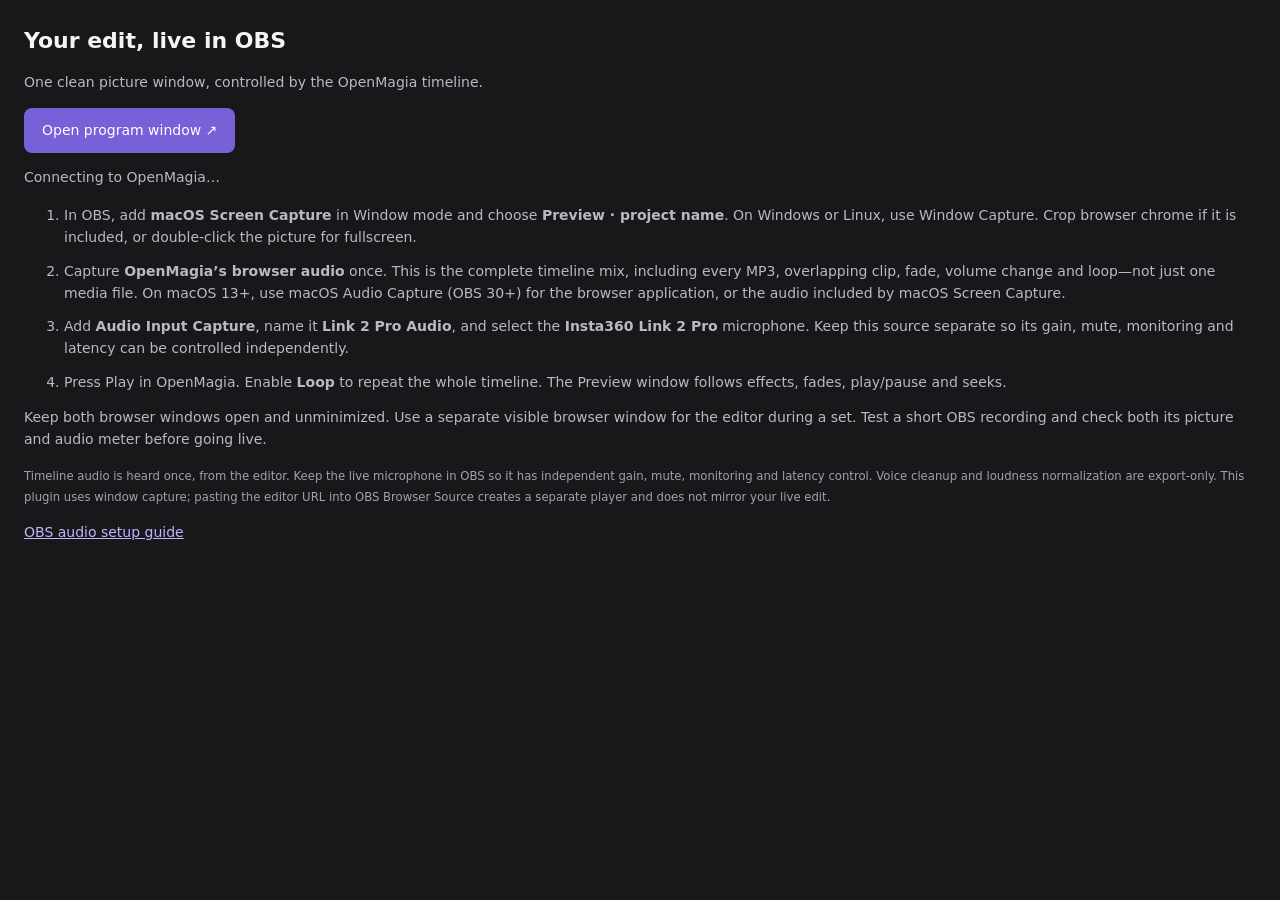
<file: plugins/obs-output/index.html>
<!doctype html>
<html lang="en"><head><meta charset="utf-8"><meta name="viewport" content="width=device-width, initial-scale=1"><title>OBS Output</title>
<style>body{margin:0;padding:24px;background:#18181b;color:#f4f4f5;font:14px/1.55 system-ui}h1{font-size:22px;margin:0}p,li{color:#b9b9c3}button{padding:12px 18px;border:0;border-radius:8px;background:#7860d9;color:white;font:inherit;cursor:pointer}li{margin:12px 0}a{color:#c2b3ff}#status{min-height:24px}small{color:#a1a1aa}</style></head>
<body><h1>Your edit, live in OBS</h1><p>One clean picture window, controlled by the OpenMagia timeline.</p><button id="open" disabled>Open program window ↗</button><p id="status" role="status">Connecting to OpenMagia…</p>
<ol><li>In OBS, add <b>macOS Screen Capture</b> in Window mode and choose <b>Preview · project name</b>. On Windows or Linux, use Window Capture. Crop browser chrome if it is included, or double-click the picture for fullscreen.</li><li>Capture <b>OpenMagia’s browser audio</b> once. This is the complete timeline mix, including every MP3, overlapping clip, fade, volume change and loop—not just one media file. On macOS 13+, use macOS Audio Capture (OBS 30+) for the browser application, or the audio included by macOS Screen Capture.</li><li>Add <b>Audio Input Capture</b>, name it <b>Link 2 Pro Audio</b>, and select the <b>Insta360 Link 2 Pro</b> microphone. Keep this source separate so its gain, mute, monitoring and latency can be controlled independently.</li><li>Press Play in OpenMagia. Enable <b>Loop</b> to repeat the whole timeline. The Preview window follows effects, fades, play/pause and seeks.</li></ol>
<p>Keep both browser windows open and unminimized. Use a separate visible browser window for the editor during a set. Test a short OBS recording and check both its picture and audio meter before going live.</p>
<small>Timeline audio is heard once, from the editor. Keep the live microphone in OBS so it has independent gain, mute, monitoring and latency control. Voice cleanup and loudness normalization are export-only. This plugin uses window capture; pasting the editor URL into OBS Browser Source creates a separate player and does not mirror your live edit.</small>
<p><a href="https://obsproject.com/kb/macos-desktop-audio-capture-guide" target="_blank" rel="noreferrer">OBS audio setup guide</a></p>
<script src="plugin.js"></script></body></html>
</file>
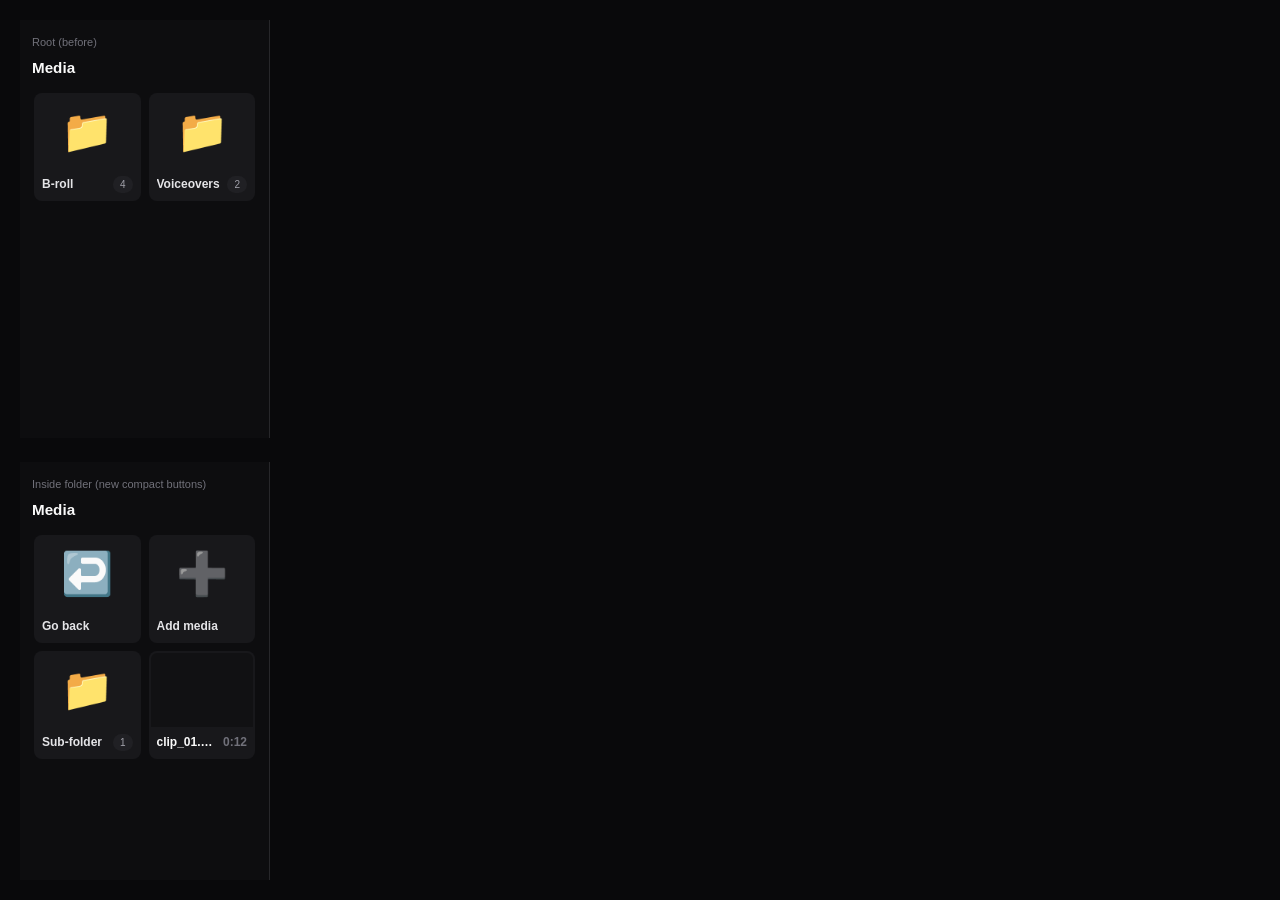
<file: .preview-media.html>
<!doctype html>
<html><head><meta charset="utf-8">
<link rel="stylesheet" href="style.css">
<style>
  body{margin:0;background:#09090b;display:flex;gap:24px;padding:20px;font-family:-apple-system,'Segoe UI',sans-serif}
  .bin{width:250px;height:560px;border-right:1px solid var(--line);background:#0d0d0f;padding:14px 12px;box-sizing:border-box}
  .lbl{color:#71717a;font-size:11px;margin:0 0 6px}
</style></head>
<body>
  <div class="bin">
    <p class="lbl">Root (before)</p>
    <div class="head"><h3>Media</h3></div>
    <div id="mediaGridRoot" style="display:grid;grid-template-columns:repeat(2,minmax(0,1fr));gap:8px;padding:14px 2px 8px;align-content:start">
      <div class="ftile"><span class="fthumb">&#128193;</span><div class="fmeta"><span class="fname">B-roll</span><span class="fcount">4</span></div></div>
      <div class="ftile"><span class="fthumb">&#128193;</span><div class="fmeta"><span class="fname">Voiceovers</span><span class="fcount">2</span></div></div>
    </div>
  </div>
  <div class="bin">
    <p class="lbl">Inside folder (new compact buttons)</p>
    <div class="head"><h3>Media</h3></div>
    <div id="mediaGrid" style="display:grid;grid-template-columns:repeat(2,minmax(0,1fr));gap:8px;padding:14px 2px 8px;align-content:start">
      <div class="ftile action"><span class="fthumb">&#8617;&#65039;</span><div class="fmeta"><span class="fname">Go back</span></div></div>
      <div class="ftile action"><span class="fthumb">&#10133;</span><div class="fmeta"><span class="fname">Add media</span></div></div>
      <div class="ftile"><span class="fthumb">&#128193;</span><div class="fmeta"><span class="fname">Sub-folder</span><span class="fcount">1</span></div></div>
      <div class="mtile"><div class="thumb"></div><div class="meta"><div class="n">clip_01.mp4</div><div class="d">0:12</div></div></div>
    </div>
  </div>
</body></html>
</file>
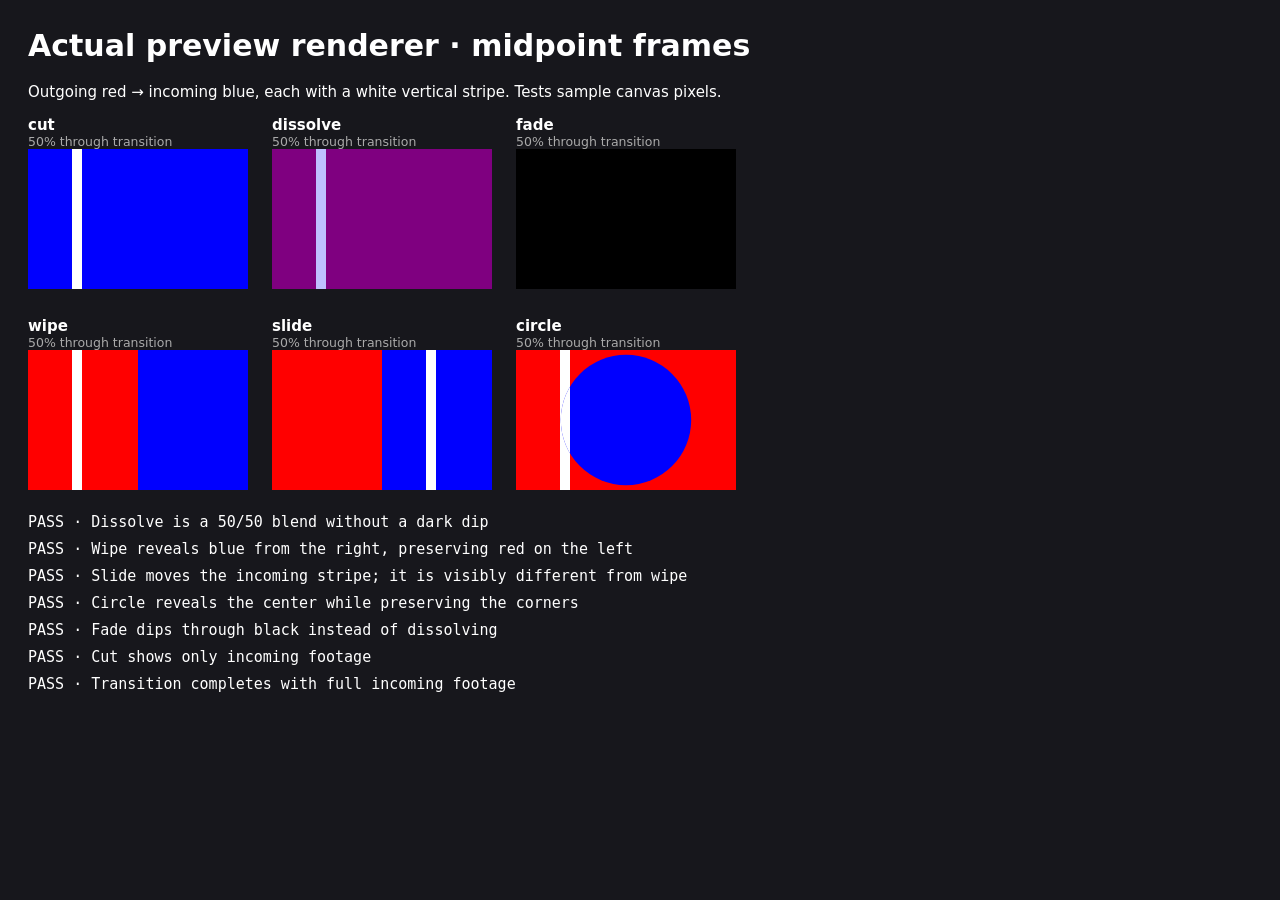
<file: tests/transition_preview.html>
<!doctype html><html><meta charset="utf-8"><title>Transition renderer checks</title>
<style>body{background:#17171c;color:white;font:15px system-ui;margin:28px}main{display:grid;grid-template-columns:repeat(3,220px);gap:24px}canvas{width:220px;height:140px}small{display:block;color:#aaa}#results{white-space:pre-wrap;line-height:1.8}</style>
<h1>Actual preview renderer · midpoint frames</h1><p>Outgoing red → incoming blue, each with a white vertical stripe. Tests sample canvas pixels.</p><main></main><pre id="results">Running…</pre>
<script>
(async()=>{
 const source=await(await fetch('../app.js')).text();
 const definitions=source.slice(source.indexOf('function drawTransition('),source.indexOf('/* ---------------- audio',source.indexOf('function drawTransition(')));
 const transitions=source.slice(source.indexOf('function transitionItems('),source.indexOf('function clipHasAnimation('));
 const state={canvas:{width:220,height:140}};
 const results=[],assert=(yes,label)=>{if(!yes)throw new Error(label);results.push('PASS · '+label)};
 let colors={a:'#ff0000',b:'#0000ff'};
 const getVideoEl=(media,id)=>({id,color:colors[media.id]});
 const drawClipCover=(ctx,c,el)=>{ctx.fillStyle=el.color;ctx.fillRect(0,0,220,140);ctx.fillStyle='white';ctx.fillRect(44,0,10,140)};
 const runtime=new Function('state','clamp','mediaById','getVideoEl','seek','clipMotion','drawClipCover',transitions+definitions+';return {drawBaseTrack,drawOverlayTrack};')(state,(v,l,h)=>Math.max(l,Math.min(h,v)),id=>({id}),getVideoEl,()=>{},()=>({}),drawClipCover);
 const sample=(ctx,x,y=70)=>Array.from(ctx.getImageData(x,y,1,1).data);
 const clip=(id,mediaId,start,type)=>({id,mediaId,start,in:0,out:2,transition:{items:type?[{id:'tr',type,dur:1}]:[]}});
 const frames={};
 for(const type of ['cut','dissolve','fade','wipe','slide','circle']){
  const item=document.createElement('section');item.innerHTML='<b>'+type+'</b><small>50% through transition</small>';const cv=document.createElement('canvas');cv.width=220;cv.height=140;item.append(cv);document.querySelector('main').append(item);
  const ctx=cv.getContext('2d',{willReadFrequently:true});ctx.fillStyle='black';ctx.fillRect(0,0,220,140);
  runtime.drawBaseTrack(ctx,{clips:[clip('a','a',0),clip('b','b',2,type==='cut'?null:type)]},2.5);frames[type]=ctx;
 }
 const mid=sample(frames.dissolve,100);assert(Math.abs(mid[0]-127)<=1&&Math.abs(mid[2]-128)<=1&&mid[3]===255,'Dissolve is a 50/50 blend without a dark dip');
 assert(sample(frames.wipe,20)[0]===255&&sample(frames.wipe,200)[2]===255,'Wipe reveals blue from the right, preserving red on the left');
 assert(sample(frames.slide,158)[0]===255&&sample(frames.slide,158)[1]===255&&sample(frames.wipe,158)[0]===0,'Slide moves the incoming stripe; it is visibly different from wipe');
 assert(sample(frames.circle,110)[2]===255&&sample(frames.circle,0,0)[0]===255,'Circle reveals the center while preserving the corners');
 assert(sample(frames.fade,100).slice(0,3).every(value=>value===0),'Fade dips through black instead of dissolving');
 assert(sample(frames.cut,100)[2]===255&&sample(frames.cut,100)[0]===0,'Cut shows only incoming footage');
 const cv=document.createElement('canvas');cv.width=220;cv.height=140;const ctx=cv.getContext('2d');
 runtime.drawBaseTrack(ctx,{clips:[clip('a','a',0),clip('b','b',2,'dissolve')]},3.2);assert(sample(ctx,100)[2]===255,'Transition completes with full incoming footage');
 document.querySelector('#results').textContent=results.join('\n');
})().catch(error=>{document.querySelector('#results').textContent='FAIL · '+error.message;console.error(error)});
</script></html>
</file>
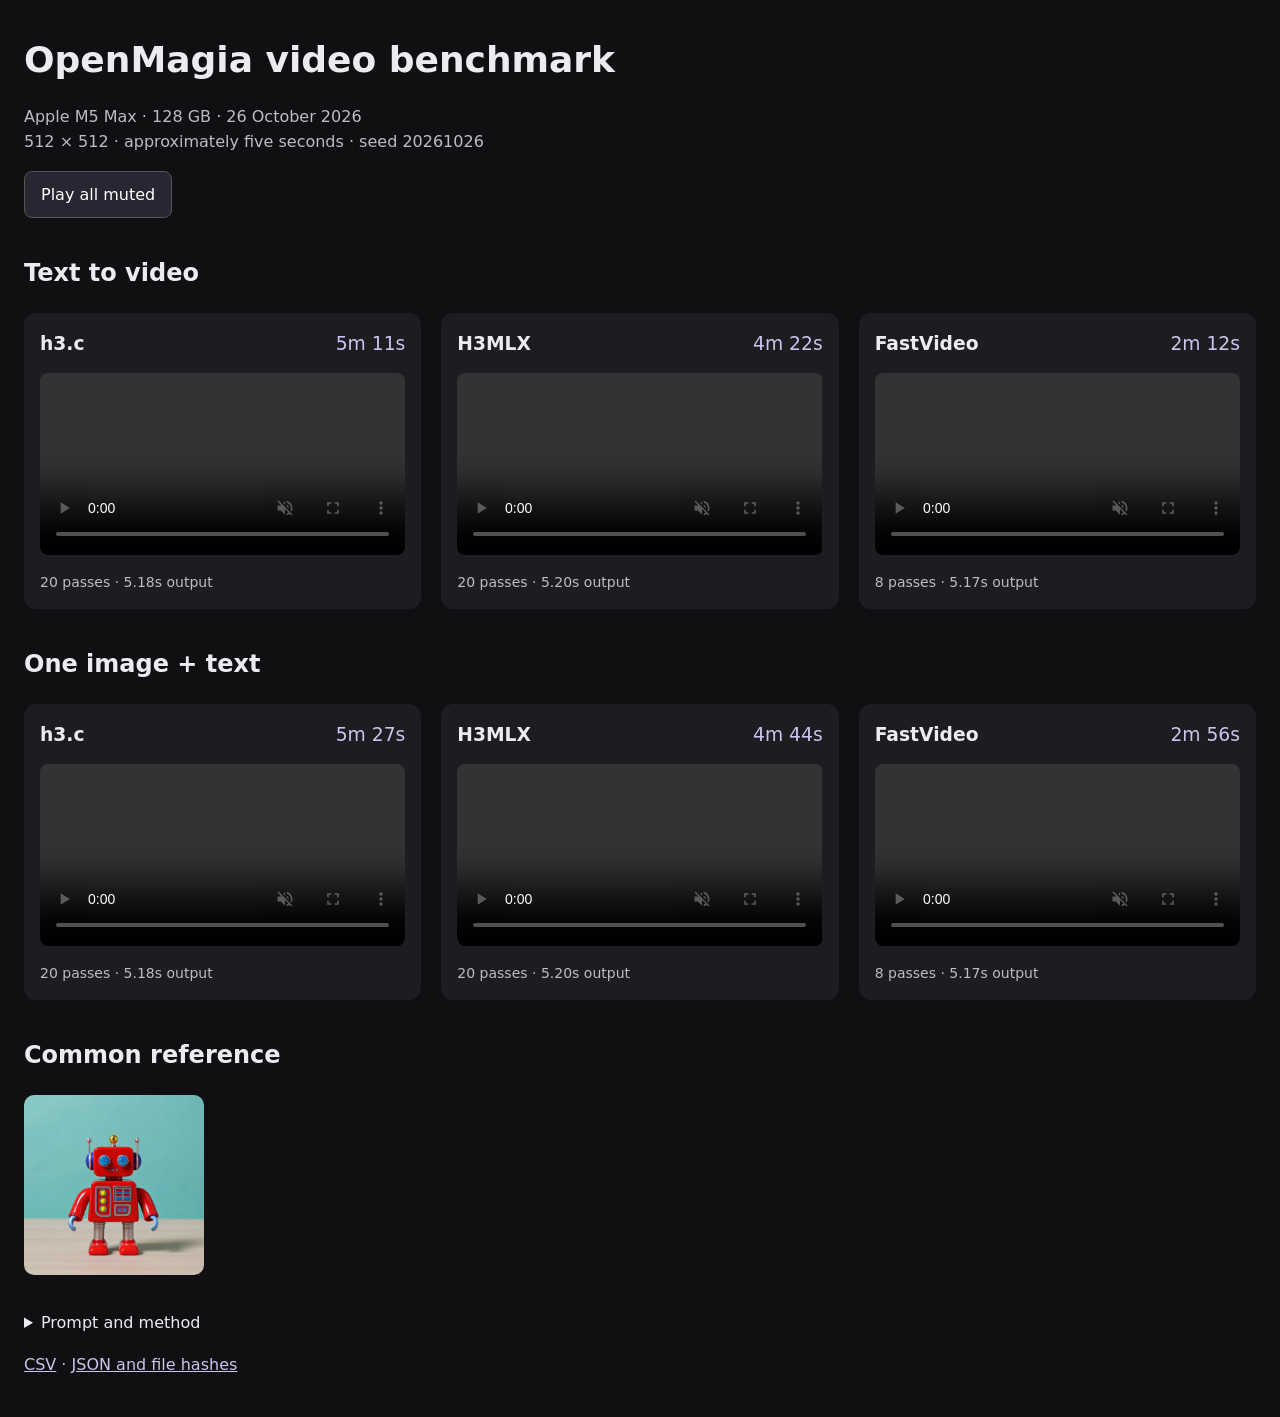
<file: benchmarks/2026-10-26-fastvideo/comparison.html>
<!doctype html><html lang="en"><meta charset="utf-8"><meta name="viewport" content="width=device-width,initial-scale=1"><title>OpenMagia video benchmark</title><style>
body{max-width:1320px;margin:40px auto;padding:0 24px;background:#101012;color:#ececf0;font:16px/1.6 system-ui}h1{font-size:36px;line-height:1.1}h2{margin-top:36px}p{color:#bcbcc5}.grid{display:grid;grid-template-columns:repeat(3,1fr);gap:20px}article{padding:16px;background:#1c1c21;border-radius:12px}h3{margin:0 0 14px}h3 span{float:right;color:#cbc4ee;font-weight:500}video{width:100%;border-radius:8px}article p{margin:8px 0 0;font-size:14px}.reference{width:180px;border-radius:10px}button{padding:10px 16px;border:1px solid #555;border-radius:8px;background:#292532;color:white;font:inherit;cursor:pointer}details{margin-top:28px}pre{white-space:pre-wrap;color:#bcbcc5}a{color:#cbc4ee}@media(max-width:800px){.grid{grid-template-columns:1fr}h1{font-size:28px}}</style>
<h1>OpenMagia video benchmark</h1><p>Apple M5 Max · 128 GB · 26 October 2026<br>512 × 512 · approximately five seconds · seed 20261026</p><button onclick="document.querySelectorAll('video').forEach(v=>{v.currentTime=0;v.muted=true;v.play()})">Play all muted</button><h2>Text to video</h2><div class="grid"><article><h3>h3.c <span>5m 11s</span></h3><video controls muted preload="metadata" src="h3-metal-text.mp4"></video><p>20 passes · 5.18s output</p></article><article><h3>H3MLX <span>4m 22s</span></h3><video controls muted preload="metadata" src="h3mlx-text.mp4"></video><p>20 passes · 5.20s output</p></article><article><h3>FastVideo <span>2m 12s</span></h3><video controls muted preload="metadata" src="fastvideo-text.mp4"></video><p>8 passes · 5.17s output</p></article></div><h2>One image + text</h2><div class="grid"><article><h3>h3.c <span>5m 27s</span></h3><video controls muted preload="metadata" src="h3-metal-image.mp4"></video><p>20 passes · 5.18s output</p></article><article><h3>H3MLX <span>4m 44s</span></h3><video controls muted preload="metadata" src="h3mlx-image.mp4"></video><p>20 passes · 5.20s output</p></article><article><h3>FastVideo <span>2m 56s</span></h3><video controls muted preload="metadata" src="fastvideo-image.mp4"></video><p>8 passes · 5.17s output</p></article></div><h2>Common reference</h2><img class="reference" src="reference.png" alt="Red toy robot benchmark reference"><details><summary>Prompt and method</summary><pre>A small red tin toy robot stands on a pale wooden table against a plain teal backdrop. The robot slowly raises its right arm, waves twice, then lowers it. One continuous locked-off medium shot, soft studio light, clear natural motion, no text, no cuts. Quiet mechanical clicks, no speech or music.</pre><p>Single-run measurements of different app presets and distilled models, not equal computational work. The reference image comes from the original h3.c text output, which may favor that model’s appearance. The first exploratory native timings were discarded and rerun without downloads. OS file and shader caches may be warm. Run order: FastVideo text/image, h3.c text/image, then H3MLX text/image. Timings include process startup, conditioning, denoising, decoding and media registration. FastVideo uses Trim INT6 for text and Omni INT6 for references, with M5 NAX attention and reference pixels capped to the output area. No temporal interpolation or spatial upscaling was enabled. FastVideo memory figures are peak MLX allocations, not total RAM; native peak memory was not measured.</p></details><p><a href="results.csv">CSV</a> · <a href="results.json">JSON and file hashes</a></p></html>
</file>
<file: style.css>
:root{
  --bg:#F6F2EC; --bg-2:#FBF9F5; --surface:#FFFFFF;
  --ink:#1F1B16; --ink-2:#5A5348; --muted:#9A9184;
  --line:#E9E2D7; --line-2:#DED5C7;
  --accent:#D95A3B; --accent-press:#C24A2D; --accent-soft:#FBEDE8;
  --ok:#3E8E63; --ok-soft:#EAF4EE;
  --warn:#C8842A; --warn-soft:#FBF1E1;
  --err:#C0442F; --err-soft:#FBEAE6;
  --tl:#17140F; --tl-2:#211D16; --tl-3:#2B261D; --tl-line:#3A342A;
  --tl-ink:#EDE7DC; --tl-muted:#8C8577;
  --clip-v:#3E5C76; --clip-v2:#5C3E76; --clip-a:#3E7650;
  --r-lg:20px; --r:13px; --r-sm:9px;
  --sh:0 1px 2px rgba(31,27,22,.05), 0 10px 30px rgba(31,27,22,.06);
  --sh-lg:0 24px 60px rgba(31,27,22,.22);
  --font:"Figtree",-apple-system,"Helvetica Neue",sans-serif;
  --serif:"Fraunces",Georgia,serif;
}
*{box-sizing:border-box;margin:0;padding:0}
[hidden]{display:none!important}
html,body{width:100%;max-width:100%;height:100%;overflow:hidden}
body{font-family:var(--font);background:var(--bg);color:var(--ink);display:flex;flex-direction:column;overflow:hidden;-webkit-font-smoothing:antialiased;font-size:14px;line-height:1.5}
button{font:inherit;color:inherit;background:none;border:0;cursor:pointer}
input,textarea,select{font:inherit;color:inherit}
::selection{background:var(--accent-soft)}
::-webkit-scrollbar{width:10px;height:10px}
::-webkit-scrollbar-thumb{background:var(--line-2);border-radius:6px;border:2px solid transparent;background-clip:content-box}
::-webkit-scrollbar-track{background:transparent}
::-webkit-scrollbar-corner{background:transparent}

/* ---------- header ---------- */
header{display:flex;align-items:center;gap:16px;padding:13px 22px;flex:0 0 auto;background:var(--bg)}
.brand{display:flex;align-items:center;gap:10px}
.brand .mark{width:24px;height:24px;border-radius:7px;background:linear-gradient(135deg,var(--accent),#E8875F);box-shadow:inset 0 0 0 1px rgba(255,255,255,.25)}
.brand .name{font-family:var(--serif);font-weight:600;font-size:18px;letter-spacing:-.01em}
#projectName{font-family:var(--serif);font-size:15px;font-weight:500;color:var(--ink-2);border:1px solid transparent;border-radius:8px;padding:4px 11px;min-width:130px;background:transparent;transition:.15s}
#projectName:hover{border-color:var(--line);background:var(--surface)}
#projectName:focus{outline:none;border-color:var(--line-2);background:var(--surface);color:var(--ink)}
.spacer{flex:1}
.pill{display:inline-flex;align-items:center;gap:8px;font-size:12px;font-weight:500;color:var(--ink-2);background:var(--surface);border:1px solid var(--line);border-radius:999px;padding:6px 12px;box-shadow:0 1px 2px rgba(31,27,22,.04)}
.pill .dot{width:8px;height:8px;border-radius:50%;background:var(--line-2)}
.pill.ok .dot{background:var(--ok)}
.pill.warn .dot{background:var(--warn)}
.canvasPick{display:flex;gap:2px;align-items:center;background:var(--surface);border:1px solid var(--line);border-radius:11px;padding:3px;box-shadow:0 1px 2px rgba(31,27,22,.04)}
.canvasPick button{font-size:12px;font-weight:600;color:var(--muted);padding:5px 10px;border-radius:8px;transition:.12s}
.canvasPick button:hover{color:var(--ink)}
.canvasPick button.on{background:var(--ink);color:#fff}
.btn{font-weight:600;font-size:13px;border-radius:10px;padding:9px 18px;transition:.14s;display:inline-flex;align-items:center;gap:8px}
.btn.primary{background:var(--accent);color:#fff;box-shadow:0 6px 16px rgba(217,90,59,.28)}
.btn.primary:hover{background:var(--accent-press)}
.btn.primary:disabled{background:#E7DED2;color:#B4A999;box-shadow:none;cursor:default}
.btn.ghost{background:var(--surface);color:var(--ink-2);border:1px solid var(--line)}
.btn.ghost:hover{color:var(--ink);border-color:var(--line-2)}

/* ---------- main ---------- */
main{flex:1;display:flex;gap:18px;padding:0 22px;min-height:0}
#leftCol{flex:1.5;display:flex;flex-direction:column;gap:14px;min-width:0}
#rightCol{flex:1;min-width:320px;max-width:400px;display:flex;flex-direction:column;gap:14px;overflow-y:auto;padding-bottom:4px}

/* preview */
#previewWrap{flex:1;display:flex;flex-direction:column;min-height:0;background:var(--bg-2);border:1px solid var(--line);border-radius:var(--r-lg);box-shadow:var(--sh);overflow:hidden}
#previewStage{flex:1;position:relative;display:flex;align-items:center;justify-content:center;min-height:0;background:radial-gradient(circle at 50% 42%,#fff,var(--bg-2) 72%)}
#preview{max-width:96%;max-height:96%;border-radius:10px;box-shadow:var(--sh-lg);background:#000}
#previewTransform{display:none;position:absolute;z-index:7;border:1px solid #fff;box-shadow:0 0 0 1px rgba(0,0,0,.65),0 0 10px rgba(0,0,0,.45);cursor:move;touch-action:none;box-sizing:border-box}
#previewTransform.on{display:block}
.previewHandle{position:absolute;width:11px;height:11px;border-radius:50%;background:#fff;border:1px solid rgba(0,0,0,.65);box-shadow:0 1px 3px rgba(0,0,0,.55);transform:translate(-50%,-50%)}
.previewHandle.nw{left:0;top:0;cursor:nwse-resize}.previewHandle.n{left:50%;top:0;cursor:ns-resize}.previewHandle.ne{left:100%;top:0;cursor:nesw-resize}.previewHandle.e{left:100%;top:50%;cursor:ew-resize}.previewHandle.se{left:100%;top:100%;cursor:nwse-resize}.previewHandle.s{left:50%;top:100%;cursor:ns-resize}.previewHandle.sw{left:0;top:100%;cursor:nesw-resize}.previewHandle.w{left:0;top:50%;cursor:ew-resize}
#previewEmpty{position:absolute;inset:0;display:flex;flex-direction:column;align-items:center;justify-content:center;gap:12px;color:var(--muted);text-align:center;padding:30px}
#previewEmpty .glyph{width:56px;height:56px;border-radius:16px;background:var(--surface);border:1px solid var(--line);display:flex;align-items:center;justify-content:center;font-size:24px;box-shadow:0 1px 2px rgba(31,27,22,.05)}
#previewEmpty h2{font-family:var(--serif);font-weight:500;font-size:20px;color:var(--ink)}
#previewEmpty p{font-size:13.5px;max-width:360px;line-height:1.6}

/* transport */
#transport{flex:0 0 auto;display:flex;align-items:center;gap:10px;padding:11px 14px;border-top:1px solid var(--line);background:var(--surface)}
.tbtn{width:38px;height:38px;border-radius:11px;display:flex;align-items:center;justify-content:center;color:var(--ink-2);border:1px solid var(--line);background:var(--bg-2);transition:.12s}
.tbtn:hover{color:var(--ink);border-color:var(--line-2)}
.tbtn.on{background:var(--ink);color:#fff;border-color:var(--ink)}
.tbtn.play{width:46px;height:46px;background:var(--accent);color:#fff;border-color:var(--accent);border-radius:50%}
.tbtn.play:hover{background:var(--accent-press)}
.tbtn svg{width:18px;height:18px}
#timecode{font-variant-numeric:tabular-nums;font-size:14px;font-weight:600;color:var(--ink);min-width:150px;text-align:center;font-family:ui-monospace,"SF Mono",Menlo,monospace}
#timecode small{color:var(--muted);font-weight:500}
#transport .spacer{flex:1}
.tlabel{font-size:12px;color:var(--muted);font-weight:600;letter-spacing:.03em}

/* media bin */
#mediaBin{flex:0 0 auto;background:var(--surface);border:1px solid var(--line);border-radius:var(--r-lg);box-shadow:var(--sh);padding:12px 14px}
#mediaBin .head{display:flex;align-items:center;gap:10px;margin-bottom:10px}
#mediaBin .head h3{font-size:12px;font-weight:700;letter-spacing:.08em;text-transform:uppercase;color:var(--muted)}
#mediaBin .head .hint{font-size:12px;color:var(--muted)}
#mediaBin .head .spacer{flex:1}
#mediaBin .head button{font-size:12px;font-weight:600;color:var(--ink-2);border:1px solid var(--line);border-radius:9px;padding:6px 12px;background:var(--bg-2)}
#mediaBin .head button:hover{border-color:#52525b;color:#fff}
#importBtn:hover{color:var(--ink);border-color:var(--line-2)}
#mediaGrid{display:flex;gap:10px;overflow-x:auto;padding:2px 2px 6px;min-height:96px;align-items:stretch}
#mediaGrid .empty{color:var(--muted);font-size:12.5px;align-self:center;padding:0 6px}
.mtile{flex:0 0 auto;width:150px;border-radius:var(--r);overflow:hidden;border:2px solid transparent;background:var(--bg-2);cursor:grab;transition:.13s;position:relative}
.mtile:hover{transform:translateY(-2px);box-shadow:var(--sh)}
.mtile.sel{border-color:#8b5cf6;box-shadow:0 0 0 2px rgba(139,92,246,.34),0 8px 24px rgba(76,45,160,.28)}
.mtile .thumb{height:78px;background:#E7E1D6;display:flex;align-items:center;justify-content:center;overflow:hidden;position:relative}
.mtile .thumb video,.mtile .thumb img{width:100%;height:100%;object-fit:cover}
.mtile .thumb .audioThumb{position:absolute;inset:0;display:flex;align-items:center;justify-content:center;font-size:44px;font-weight:800;color:#c6b3ff;background:linear-gradient(145deg,rgba(124,78,255,.28),rgba(124,78,255,.06))}
.mtile.hasVideoPoster .thumb .videoPoster,.mtile.hasVideoPoster .thumb video{position:absolute;inset:0}
.mtile.hasVideoPoster .thumb video{opacity:0;transition:opacity .12s}
.mtile.hasVideoPoster.previewing .thumb video{opacity:1}
.mtile.hasVideoPoster.previewing .thumb .videoPoster{visibility:hidden}
.mtile .thumb .ph{color:#BDB4A2;font-size:22px}
.mtile .meta{padding:7px 9px;display:flex;align-items:center;gap:7px}
.mtile .meta .n{font-size:12px;font-weight:600;flex:1;white-space:nowrap;overflow:hidden;text-overflow:ellipsis}
.mtile .meta .d{font-size:12px;color:var(--muted);font-weight:600;font-variant-numeric:tabular-nums}
.mtile .kind{position:absolute;top:6px;left:6px;font-size:10px;font-weight:700;letter-spacing:.04em;background:rgba(31,27,22,.6);color:#fff;padding:2px 6px;border-radius:999px;backdrop-filter:blur(4px)}
.mtile .x{position:absolute;top:6px;right:6px;width:20px;height:20px;border-radius:50%;background:rgba(31,27,22,.6);color:#fff;font-size:13px;opacity:0;transition:.12s;display:flex;align-items:center;justify-content:center}
.mtile:hover .x{opacity:1}
.mtile .tileReveal{position:absolute;top:6px;right:31px;width:20px;height:20px;border-radius:50%;background:rgba(24,24,27,.78);color:#e4e4e7;opacity:0;transition:.12s;display:grid;place-items:center;border:1px solid rgba(255,255,255,.16)}.mtile:hover .tileReveal{opacity:1}.mtile .tileReveal:hover{background:#7c5cff;color:#fff}.tileReveal svg{width:12px;height:12px;fill:none;stroke:currentColor;stroke-width:1.35;stroke-linecap:round;stroke-linejoin:round}
#mediaGrid.dropzone{outline:2px dashed var(--accent);outline-offset:-4px;background:var(--accent-soft)}

/* inspector */
.card{background:var(--surface);border:1px solid var(--line);border-radius:var(--r-lg);box-shadow:var(--sh);padding:16px 18px}
.card .chead{display:flex;align-items:center;justify-content:space-between;margin-bottom:13px}
.card h3{font-size:12px;font-weight:700;letter-spacing:.08em;text-transform:uppercase;color:var(--muted)}
.card .chead .hint{font-size:12px;color:var(--muted);font-weight:500}
.field{margin-bottom:12px}
.field:last-child{margin-bottom:0}
.field label{display:block;font-size:12px;font-weight:600;color:var(--ink-2);margin-bottom:6px}
.field .row{display:flex;gap:8px;align-items:center}
.field input[type=range]{flex:1;accent-color:var(--accent)}
.field .val{font-size:12.5px;font-weight:600;color:var(--ink);min-width:52px;text-align:right;font-variant-numeric:tabular-nums}
input.txt{width:100%;border:1px solid var(--line);border-radius:var(--r-sm);padding:9px 11px;font-size:13.5px;background:var(--bg-2)}
input.txt:focus{outline:none;border-color:var(--line-2);background:var(--surface);box-shadow:0 0 0 3px var(--accent-soft)}
textarea.txt{width:100%;min-height:96px;resize:vertical;border:1px solid var(--line);border-radius:var(--r);padding:11px 13px;font-size:13.5px;line-height:1.55;background:var(--bg-2)}
textarea.txt:focus{outline:none;border-color:var(--line-2);background:var(--surface);box-shadow:0 0 0 3px var(--accent-soft)}
.seg{display:flex;background:var(--bg-2);border:1px solid var(--line);border-radius:var(--r-sm);padding:3px;gap:3px}
.seg button{flex:1;font-size:12px;font-weight:600;color:var(--muted);padding:7px 5px;border-radius:7px;transition:.12s}
.seg button:hover{color:var(--ink)}
.seg button.on{background:var(--surface);color:var(--ink);box-shadow:0 1px 2px rgba(31,27,22,.08)}
.mini{display:flex;gap:7px;flex-wrap:wrap}
.mini button{font-size:12px;font-weight:600;color:var(--ink-2);border:1px solid var(--line);border-radius:8px;padding:6px 11px;background:var(--bg-2);transition:.12s}
.mini button:hover{color:var(--ink);border-color:var(--line-2)}
.mini button.on{background:var(--ink);color:#fff;border-color:var(--ink)}
.switch{width:42px;height:25px;border-radius:999px;background:var(--line-2);position:relative;transition:.16s;flex:0 0 auto}
.switch::after{content:"";position:absolute;top:3px;left:3px;width:19px;height:19px;border-radius:50%;background:#fff;box-shadow:0 1px 3px rgba(0,0,0,.25);transition:left .16s}
.switch.on{background:var(--accent)}
.switch.on::after{left:20px}
.togglerow{display:flex;align-items:center;justify-content:space-between;gap:10px}
.togglerow .t{font-size:13px;font-weight:600}
.togglerow .d{font-size:12px;color:var(--muted)}
.insp-empty{color:var(--muted);font-size:13px;line-height:1.6}
.insp-empty b{color:var(--ink-2);font-weight:600}
.pathlink{color:var(--accent-press);text-decoration:underline;text-decoration-color:var(--line-2);word-break:break-all;cursor:pointer}
.pathlink:hover{color:var(--accent);text-decoration-color:var(--accent)}
.divider{height:1px;background:var(--line);margin:14px 0}

/* ---------- timeline ---------- */
footer{flex:0 0 auto;background:var(--tl);border-top:1px solid #000;padding:0 0 14px;height:260px;min-height:120px;max-height:80vh;display:flex;flex-direction:column}
footer.maximized{height:68vh}
#tlResize{flex:0 0 auto;height:6px;cursor:ns-resize;background:transparent;position:relative;z-index:30}
#tlResize::after{content:"";position:absolute;left:50%;top:50%;transform:translate(-50%,-50%);width:44px;height:3px;border-radius:3px;background:var(--tl-line);transition:.15s}
#tlResize:hover::after{background:var(--accent);width:70px}
#tlMaxBtn.on{background:var(--accent);border-color:var(--accent);color:#fff}
#tlHead{display:flex;align-items:center;gap:12px;padding:10px 22px 8px}
#tlHead .t{font-family:var(--serif);font-size:15px;font-weight:500;color:var(--tl-ink)}
#tlHead .hint{font-size:11.5px;color:var(--tl-muted)}
#tlHead .spacer{flex:1}
.tltool{display:inline-flex;align-items:center;gap:6px;color:var(--tl-muted);font-size:12px;font-weight:600}
.tltool button{width:28px;height:28px;border-radius:8px;background:var(--tl-2);border:1px solid var(--tl-line);color:var(--tl-ink);display:flex;align-items:center;justify-content:center;transition:.12s}
.tltool button:hover{background:var(--tl-3)}
.tltool button.on{background:var(--accent);border-color:var(--accent);color:#fff}
.tltool .zoomval{font-variant-numeric:tabular-nums;min-width:34px;text-align:center;color:var(--tl-ink)}

#tlScroll{flex:1;min-height:0;overflow-x:auto;overflow-y:hidden;padding:0 22px}
#tlBody{position:relative;min-width:100%}
#tlRuler{position:relative;height:26px;border-bottom:1px solid var(--tl-line);cursor:pointer}
#tlRuler .tick{position:absolute;top:0;bottom:0;width:1px;background:var(--tl-line);pointer-events:none}
#tlRuler .tick label{position:absolute;top:4px;left:4px;font-size:10px;color:var(--tl-muted);font-variant-numeric:tabular-nums;white-space:nowrap}
.tlrow{display:flex;align-items:stretch;border-bottom:1px solid var(--tl-line);min-height:56px}
.tlrow.audio{min-height:66px}
.tlhead{flex:0 0 92px;position:sticky;left:0;z-index:5;background:var(--tl-2);border-right:1px solid var(--tl-line);display:flex;flex-direction:column;justify-content:center;gap:3px;padding:0 12px}
.tlhead .nm{font-size:12px;font-weight:700;color:var(--tl-ink);letter-spacing:.02em}
.tlhead .ctl{display:flex;gap:4px}
.tlhead .ctl button{width:22px;height:22px;border-radius:6px;background:var(--tl-3);border:1px solid var(--tl-line);color:var(--tl-muted);display:flex;align-items:center;justify-content:center;font-size:11px;transition:.12s}
.tlhead .ctl button:hover{color:var(--tl-ink)}
.tlhead .ctl button.on{color:var(--accent);border-color:var(--accent)}
.tlane{position:relative;flex:1;min-height:inherit}
.tlane.dropzone{background:rgba(217,90,59,.12)}
.tlane .grid{position:absolute;inset:0;pointer-events:none;background-image:repeating-linear-gradient(90deg,var(--tl-line) 0 1px,transparent 1px 100px);opacity:.4}
.clip{position:absolute;top:5px;bottom:5px;border-radius:8px;overflow:hidden;cursor:grab;box-shadow:0 2px 8px rgba(0,0,0,.35);border:1.5px solid transparent;transition:border-color .1s}
.clip:active{cursor:grabbing}
.clip.sel{border-color:#fff}
.clip.video{background:linear-gradient(180deg,#46698A,var(--clip-v))}
.clip.overlay{background:linear-gradient(180deg,#6E4C8C,var(--clip-v2))}
.clip.audio{background:linear-gradient(180deg,#4C8A62,var(--clip-a))}
.clip .body{position:absolute;inset:0;display:flex;flex-direction:column;padding:5px 8px;pointer-events:none}
.clip .body .cn{font-size:11px;font-weight:600;color:#fff;white-space:nowrap;overflow:hidden;text-overflow:ellipsis;text-shadow:0 1px 2px rgba(0,0,0,.4)}
.clip.audio .body .cn{position:relative;z-index:3;max-width:100%;padding-right:4px}
.clip .body .cd{font-size:10px;color:rgba(255,255,255,.7);font-variant-numeric:tabular-nums}
.clip.audio .body{align-items:flex-start;justify-content:flex-start}
.clip.audio .wave{position:absolute;left:4px;right:4px;top:20px;bottom:4px;opacity:.72;overflow:hidden}
.tlZoom{align-items:center;gap:7px}
.zoomSlider{-webkit-appearance:none;appearance:none;width:104px;height:4px;border-radius:3px;background:linear-gradient(90deg,var(--accent) 0%,var(--accent) var(--zoom-fill,25%),#3a3a40 var(--zoom-fill,25%),#3a3a40 100%);outline:none;cursor:pointer;margin:0}
.zoomSlider::-webkit-slider-thumb{-webkit-appearance:none;appearance:none;width:14px;height:14px;border-radius:50%;background:#fff;border:2px solid var(--accent);box-shadow:0 1px 3px rgba(0,0,0,.4);cursor:grab}
.zoomSlider::-moz-range-thumb{width:14px;height:14px;border-radius:50%;background:#fff;border:2px solid var(--accent);cursor:grab}
.clip.audio .wave svg{display:block;width:100%;height:100%;fill:rgba(220,252,231,.82)}
.clip.audio .wave::before,.clip.audio .wave::after{content:"";position:absolute;z-index:2;top:0;bottom:0;pointer-events:none}
.clip.audio .wave::before{left:0;width:var(--fade-in);background:linear-gradient(90deg,rgba(8,40,22,.86),transparent)}
.clip.audio .wave::after{right:0;width:var(--fade-out);background:linear-gradient(90deg,transparent,rgba(8,40,22,.86))}
.clip.audio .wave::before,.clip.audio .wave::after{display:none}
.clip .trim{position:absolute;top:0;bottom:0;width:8px;cursor:ew-resize;z-index:3}
.clip .trim.l{left:0}.clip .trim.r{right:0}
.clip .trim::after{content:"";position:absolute;top:50%;width:3px;height:16px;border-radius:2px;background:rgba(255,255,255,.5);transform:translateY(-50%);opacity:0;transition:.12s}
.clip:hover .trim::after,.clip.sel .trim::after{opacity:1}.clip .trim.l::after{left:2px}.clip .trim.r::after{right:2px}
.clip .mflag{position:absolute;top:4px;right:6px;font-size:10px;color:#fff;opacity:.85;pointer-events:none}
.clip .trbadge{position:absolute;left:-1px;top:0;bottom:0;width:5px;background:linear-gradient(180deg,#FFD27A,var(--accent));pointer-events:none}
#playhead{position:absolute;top:0;bottom:0;width:2px;background:var(--accent);z-index:20;pointer-events:none;box-shadow:0 0 8px rgba(217,90,59,.6)}
#playhead .cap{position:absolute;top:-2px;left:50%;transform:translateX(-50%);width:14px;height:14px;background:var(--accent);clip-path:polygon(50% 100%,0 0,100% 0);border-radius:2px}
#tlRuler{cursor:crosshair}
#tlRuler .phhit{position:absolute;top:0;bottom:0;width:10px;transform:translateX(-50%);cursor:ew-resize;z-index:21}

/* modal + toast */
#modal{position:fixed;inset:0;background:rgba(31,27,22,.42);display:none;align-items:center;justify-content:center;z-index:40;backdrop-filter:blur(3px)}
#modal.on{display:flex}
#modalCard{background:var(--surface);border-radius:22px;box-shadow:var(--sh-lg);width:360px;padding:22px;animation:pop .18s ease}
@keyframes pop{from{transform:scale(.96);opacity:0}to{transform:scale(1);opacity:1}}
#modalCard h3{font-family:var(--serif);font-size:19px;font-weight:500;margin-bottom:4px}
#modalCard .sub{font-size:13px;color:var(--muted);margin-bottom:15px;line-height:1.5}
#charPreview{width:100%;height:150px;border-radius:var(--r);background:var(--bg-2);border:1.5px dashed var(--line-2);display:flex;align-items:center;justify-content:center;color:var(--muted);font-size:13px;font-weight:500;overflow:hidden;margin-bottom:13px;cursor:pointer}
#charPreview:hover{border-color:var(--ink);color:var(--ink-2)}
#charPreview img{width:100%;height:100%;object-fit:cover}
#modalFoot{display:flex;gap:10px;justify-content:flex-end;margin-top:16px}
#toast{position:fixed;bottom:28px;left:50%;transform:translateX(-50%) translateY(20px);background:var(--ink);color:#fff;font-size:13px;font-weight:500;padding:12px 20px;border-radius:999px;opacity:0;pointer-events:none;transition:.28s;z-index:1000;display:flex;align-items:center;gap:9px;box-shadow:var(--sh-lg)}
#toast.on{opacity:1;transform:translateX(-50%) translateY(0)}
#toast .ticon{width:18px;height:18px;border-radius:50%;display:flex;align-items:center;justify-content:center;font-size:12px;font-weight:700}
#toast.ok .ticon{background:var(--ok)}
#toast.err .ticon{background:var(--err)}
/* drag ghost */
.dragghost{position:fixed;z-index:60;pointer-events:none;opacity:.85;transform:translate(-50%,-50%);width:120px;height:68px;border-radius:10px;overflow:hidden;box-shadow:var(--sh-lg);border:2px solid #fff}
.dragghost video,.dragghost img{width:100%;height:100%;object-fit:cover}

/* ---------- generate + cast cards ---------- */
#generate textarea.txt{min-height:78px}
#sceneList{display:flex;flex-direction:column;gap:8px}
#sceneList:empty::before{content:"No scenes yet — write a prompt and hit Generate.";color:var(--muted);font-size:12.5px}
.scene{display:flex;align-items:center;gap:10px;border:1px solid var(--line);border-radius:var(--r-sm);padding:9px 11px;background:var(--bg-2)}
.scene .srow{display:flex;gap:9px;flex:1;min-width:0}
.scene .sicon{width:20px;height:20px;flex:0 0 auto;border-radius:50%;display:flex;align-items:center;justify-content:center;font-size:12px;font-weight:700;color:var(--muted);background:var(--surface);border:1px solid var(--line)}
.scene .sicon.ok{color:var(--ok);border-color:var(--ok);background:var(--ok-soft)}
.scene .sicon.run{color:var(--accent);border-color:var(--accent);background:var(--accent-soft);animation:spin 1s linear infinite}
.scene .sicon.err{color:var(--err);border-color:var(--err);background:var(--err-soft)}
@keyframes spin{to{transform:rotate(360deg)}}
.scene .sname{font-size:12.5px;font-weight:600;flex:1;min-width:0;display:flex;flex-direction:column;gap:3px}
.scene .srename{cursor:pointer;border-radius:5px;padding:0 3px;margin-left:-3px;transition:.12s}
.scene .srename:hover{background:var(--accent-soft);color:var(--accent-press);box-shadow:inset 0 0 0 1px var(--line)}
.scene .schars{display:flex;gap:4px;flex-wrap:wrap}
.scene .schip{font-size:12px;font-weight:600;color:var(--ink-2);background:var(--surface);border:1px solid var(--line);border-radius:999px;padding:1px 7px}
.scene .schars.none{font-size:12px;font-weight:500;color:var(--muted);font-style:italic}
.scene .sprompt{font-size:12px;color:var(--muted);white-space:nowrap;overflow:hidden;text-overflow:ellipsis;margin-top:1px}
.scene .serr{font-size:12px;color:var(--err);margin-top:2px;white-space:nowrap;overflow:hidden;text-overflow:ellipsis}
.scene .sbar{height:4px;border-radius:3px;background:var(--line);overflow:hidden;margin-top:5px}
.scene .sbar i{display:block;height:100%;background:var(--accent);border-radius:3px;transition:width .4s}
.scene .srun{font-size:12px;font-weight:600;color:#fff;background:var(--accent);border-radius:7px;padding:5px 11px;flex:0 0 auto}
.scene .srun:hover{background:var(--accent-press)}
.scene .sren,.scene .sdel{width:22px;height:22px;flex:0 0 auto;border-radius:6px;background:transparent;color:var(--muted);font-size:14px;line-height:1}
.scene .sren:hover{color:var(--accent-press);background:var(--accent-soft)}
.scene .sdel:hover{color:var(--err);background:var(--err-soft)}
.scene{cursor:pointer}
.scene:hover{border-color:var(--line-2)}
.scene.sel{border-color:var(--accent);box-shadow:0 0 0 2px var(--accent-soft)}
.sframes{display:flex;gap:6px;flex:0 0 auto}
.sframe{position:relative;width:52px;height:38px;border-radius:7px;overflow:hidden;border:1px solid var(--line);background:var(--bg-2);cursor:pointer;padding:0;flex:0 0 auto}
.sframe img{width:100%;height:100%;object-fit:cover;display:block}
.sframe span{position:absolute;bottom:0;left:0;right:0;font-size:12px;font-weight:700;letter-spacing:.03em;text-transform:uppercase;color:#fff;background:rgba(31,27,22,.65);text-align:center;padding:1px 0}
.sframe:hover{border-color:var(--accent)}
#castList{display:flex;flex-direction:column;gap:8px}
.castrow{display:flex;align-items:center;gap:10px}
.castrow .castth{width:38px;height:38px;border-radius:10px;overflow:hidden;background:var(--bg-2);border:1px solid var(--line);flex:0 0 auto;display:flex;align-items:center;justify-content:center;color:var(--muted)}
.castrow .castth img{width:100%;height:100%;object-fit:cover}
.castrow .castnm{flex:1;font-size:13px;font-weight:600}
.castrow .castx{width:24px;height:24px;border-radius:7px;background:transparent;color:var(--muted);font-size:16px;line-height:1}
.castrow .castx:hover{color:var(--err);background:var(--err-soft)}

/* character modal portrait picker */
#charPreview{width:100%;height:130px;border-radius:var(--r);background:var(--bg-2);border:1.5px dashed var(--line-2);display:flex;align-items:center;justify-content:center;color:var(--muted);font-size:13px;font-weight:500;overflow:hidden;margin-bottom:13px}
#charPreview img{width:100%;height:100%;object-fit:cover}
#charMediaGrid{display:grid;grid-template-columns:repeat(auto-fill,minmax(64px,1fr));gap:8px;margin-bottom:4px}
.charpick{position:relative;border-radius:10px;overflow:hidden;border:2px solid transparent;cursor:pointer;background:var(--bg-2);transition:.12s}
.charpick img{width:100%;height:64px;object-fit:cover;display:block}
.charpick .charpicknm{font-size:12px;font-weight:600;color:var(--ink-2);padding:3px 5px;white-space:nowrap;overflow:hidden;text-overflow:ellipsis}
.charpick:hover{border-color:var(--line-2)}
.charpick.sel{border-color:var(--accent);box-shadow:0 0 0 2px var(--accent-soft)}

/* multi-reference character picker */
.charpick .charpickbadge{position:absolute;top:4px;right:4px;min-width:18px;height:18px;padding:0 5px;border-radius:999px;background:var(--accent);color:#fff;font-size:12px;font-weight:700;display:flex;align-items:center;justify-content:center;box-shadow:0 1px 3px rgba(0,0,0,.3)}
#charPreview .more{position:absolute;bottom:6px;right:6px;background:rgba(31,27,22,.72);color:#fff;font-size:12px;font-weight:700;padding:2px 8px;border-radius:999px;backdrop-filter:blur(4px)}
#charPreview{position:relative}
#charStrip{margin-top:8px}
.charstrip{display:flex;flex-direction:column;gap:5px}
.charstrip .d{font-size:12px;color:var(--muted)}

/* cast row with multiple reference thumbnails */
.castrow .castths{display:flex;align-items:center;gap:5px;flex:0 0 auto}
.castrow .castth.add{cursor:pointer;color:var(--accent);font-size:18px;font-weight:700;border-style:dashed}
.castrow .castth.add:hover{background:var(--accent-soft);border-color:var(--accent)}

/* prompt guidance */
.promptActions{display:flex;gap:7px;margin-bottom:12px}
.promptAction{flex:1;border:1px solid var(--line);background:var(--bg-2);color:var(--ink-2);border-radius:9px;padding:8px 10px;font-size:12px;font-weight:700;transition:.14s}
.promptAction:hover{border-color:var(--accent);color:var(--accent-press);background:var(--accent-soft)}
.promptHelp{display:flex;flex-wrap:wrap;gap:6px;margin-top:8px}
.promptHelp button{font-size:12px;font-weight:600;color:var(--ink-2);border:1px solid var(--line);border-radius:999px;padding:4px 10px;background:var(--bg-2);transition:.12s}
.promptHelp button:hover{color:var(--ink);border-color:var(--line-2)}
.promptHelp button[data-k]:has(+ *){}
#promptTip:empty{display:none}
#promptTip{font-size:12px;line-height:1.55;color:var(--ink-2);background:var(--accent-soft);border:1px solid var(--line);border-radius:var(--r-sm);padding:9px 11px;margin-top:8px}
.info{position:relative;display:inline-flex;align-items:center;justify-content:center;width:16px;height:16px;border:1px solid #52525b;border-radius:50%;background:transparent;color:#a1a1aa;font:700 10px/1 var(--font);cursor:help;vertical-align:middle;margin-left:3px}
.info:hover,.info:focus-visible{border-color:#8b7ee0;color:#ddd6fe;outline:none}
.floatingInfoTooltip{position:fixed;z-index:240;width:max-content;max-width:min(340px,calc(100vw - 16px));padding:10px 12px;border:1px solid #3f3f46;border-radius:8px;background:#202024;color:#f4f4f5;box-shadow:0 12px 32px rgba(0,0,0,.5);font:500 13px/1.5 var(--font);text-align:left;white-space:normal;pointer-events:none;opacity:0;transform:translateY(2px) scale(.98);transform-origin:bottom center;transition:opacity .12s,transform .12s}.floatingInfoTooltip.on{opacity:1;transform:translateY(0) scale(1)}
.shadcnTooltipTrigger{width:24px;height:24px;border:0;border-radius:6px;margin-left:0;background:transparent}.shadcnTooltipTrigger:hover,.shadcnTooltipTrigger:focus-visible{background:#27272a}.shadcnTooltipTrigger svg{width:16px;height:16px;fill:none;stroke:currentColor;stroke-width:1.8;stroke-linecap:round;stroke-linejoin:round}
.label-hint,.hint{font-weight:500}

/* H3 prompt builder side sheet */
#promptSheet{position:fixed;inset:0;z-index:70;visibility:hidden;pointer-events:none}
#promptSheet.on{visibility:visible;pointer-events:auto}
body.storyboardOpen #promptSheet{z-index:180}
.sheetScrim{position:absolute;inset:0;width:100%;height:100%;background:rgba(24,21,18,.38);border:0;border-radius:0;opacity:0;transition:opacity .2s}
#promptSheet.on .sheetScrim{opacity:1}
.sheetPanel{position:absolute;right:0;top:0;bottom:0;width:min(620px,94vw);background:var(--surface);box-shadow:-16px 0 48px rgba(31,27,22,.18);padding:24px;overflow:hidden;transform:translateX(100%);transition:transform .24s ease;display:flex;flex-direction:column;gap:18px}
#promptSheet.on .sheetPanel{transform:translateX(0)}
.sheetHead{display:flex;gap:18px;align-items:flex-start}.sheetHead h2{font-family:var(--serif);font-size:24px;font-weight:600}.sheetHead p{font-size:13px;color:var(--muted);margin-top:4px}.sheetClose{margin-left:auto;font-size:25px;color:var(--muted);background:transparent;width:34px;height:34px;border-radius:50%}.sheetClose:hover{background:var(--bg-2);color:var(--ink)}
.sheetLabel,.sheetPreview label{display:block;font-size:12px;font-weight:700;margin-bottom:9px}
.templateGrid{display:grid;grid-template-columns:repeat(2,minmax(0,1fr));gap:9px}
.templateCard{text-align:left;padding:12px;border:1px solid var(--line);border-radius:11px;background:var(--bg-2);transition:.14s}.templateCard:hover{border-color:var(--line-2);transform:translateY(-1px)}.templateCard.sel{border-color:var(--accent);background:var(--accent-soft);box-shadow:0 0 0 1px var(--accent)}.templateCard b{display:block;font-size:13px;color:var(--ink)}.templateCard span{display:block;font-size:12px;line-height:1.4;color:var(--muted);margin-top:3px}
.guideFields{display:grid;grid-template-columns:1fr 1fr;gap:12px}.sheetField.wide{grid-column:1/-1}.sheetField label{display:block;font-size:12px;font-weight:700;margin-bottom:5px}.sheetField textarea{min-height:78px}
.sheetPanelBody{display:flex;flex:1;min-height:0;flex-direction:column;gap:22px;overflow-x:hidden;overflow-y:auto;padding-right:4px;scrollbar-gutter:stable}
.sheetNote{display:flex;flex-wrap:wrap;gap:8px}.sheetNote span{font-size:12px;font-weight:700;color:var(--ink-2);background:var(--bg-2);border:1px solid var(--line);border-radius:999px;padding:4px 9px}
.sheetPreview pre{white-space:pre-wrap;max-height:230px;overflow:auto;background:#201f1d;color:#eee9e2;padding:14px;border-radius:10px;font:11px/1.55 ui-monospace,SFMono-Regular,Menlo,monospace}.sheetFoot{display:flex;flex:0 0 auto;justify-content:flex-end;gap:9px;position:static;border-top:1px solid var(--line);background:var(--surface);padding:16px 0 0}
@media(max-width:560px){.templateGrid,.guideFields{grid-template-columns:1fr}.sheetField.wide{grid-column:auto}.sheetPanel{padding:18px}}

/* ========================================================================== */
/* Universal workspace shell — shadcn-inspired, editor-first                  */
/* ========================================================================== */
/* color-scheme:dark keeps every native UI surface (scrollbars, form controls,
   <select> popovers, spin buttons) on the dark palette instead of only the ones
   that restyle themselves. Keep it on the dark :root so nothing inherits a
   light native scrollbar. */
:root{color-scheme:dark;--bg:#09090b;--bg-2:#111113;--surface:#161618;--ink:#fafafa;--ink-2:#d4d4d8;--muted:#71717a;--line:#27272a;--line-2:#3f3f46;--accent:#7c5cff;--accent-press:#6d4aef;--accent-soft:rgba(124,92,255,.13);--ok:#22c55e;--ok-soft:rgba(34,197,94,.12);--warn:#f59e0b;--warn-soft:rgba(245,158,11,.12);--err:#ef4444;--err-soft:rgba(239,68,68,.12);--r-lg:12px;--r:9px;--r-sm:7px;--sh:none;--sh-lg:0 24px 80px rgba(0,0,0,.55);--font:Inter,"SF Pro Text",-apple-system,BlinkMacSystemFont,"Segoe UI",sans-serif;--serif:var(--font)}
body{--timeline-h:260px;display:grid;grid-template-columns:224px minmax(0,1fr);grid-template-rows:56px minmax(0,1fr) var(--timeline-h);background:var(--bg);font-size:13px}
#globalSidebar{grid-column:1;grid-row:1/4;border-right:1px solid var(--line);background:#0d0d0f;padding:12px 10px;display:flex;flex-direction:column;min-height:0;z-index:35}
.sideBrand{height:34px;display:flex;align-items:center;gap:9px;padding:0 8px;font-size:14px;font-weight:700;letter-spacing:-.01em}.brandGlyph{display:grid;place-items:center;width:22px;height:22px;background:var(--accent);border-radius:6px;color:#fff;font-size:12px}
.sideCreate{margin:12px 2px 14px;padding:9px 11px;border:1px solid var(--line-2);background:var(--surface);border-radius:8px;text-align:left;font-weight:600}.sideCreate:hover{background:#202024}
.sideNav{display:flex;flex-direction:column;gap:3px}.sideNavItem{display:flex;align-items:center;gap:10px;width:100%;padding:8px 10px;color:#a1a1aa;border-radius:7px;text-align:left;font-weight:500}.sideNavItem span{width:17px;text-align:center;color:#71717a}.sideNavItem:hover{background:#18181b;color:#fafafa}.sideNavItem.active{background:#242428;color:#fff}.sideNavItem.active span{color:#a78bfa}
.sideSection{margin-top:22px;min-height:0;display:flex;flex-direction:column}.sideSectionHead{display:flex;align-items:center;justify-content:space-between;padding:0 9px 7px;color:#71717a;font-size:12px;font-weight:600;text-transform:uppercase;letter-spacing:.08em}.sideSectionHead button{width:22px;height:22px;border-radius:5px;font-size:16px}.sideSectionHead button:hover{background:#27272a;color:#fff}#sideProjectList{display:flex;flex-direction:column;gap:2px;overflow:auto}.sideProject{padding:7px 9px;border-radius:7px;color:#a1a1aa;white-space:nowrap;overflow:hidden;text-overflow:ellipsis;text-align:left}.sideProject:hover{background:#18181b;color:#fff}.sideProject.on{color:#fff;background:#202024}.sideFoot{margin-top:auto;border-top:1px solid var(--line);padding:13px 9px 4px;display:flex;align-items:center;gap:8px;color:#71717a;font-size:12px}.localDot{width:7px;height:7px;border-radius:50%;background:#22c55e}
header{grid-column:2;grid-row:1;padding:0 16px;border-bottom:1px solid var(--line);background:#0d0d0f;gap:8px}.workspaceCrumb{color:#71717a;font-size:12px}.crumbSep{color:#3f3f46}#projectName{font-family:var(--font);font-size:13px;color:#e4e4e7;padding:5px 7px}.canvasPick{background:#111113;border-color:#27272a;border-radius:7px;box-shadow:none}.canvasPick button{border-radius:5px;padding:4px 8px}.canvasPick button.on{background:#27272a;color:#fff}.btn{border-radius:7px;padding:7px 13px;font-size:12px}.btn.primary{background:#fafafa;color:#09090b;box-shadow:none}.btn.primary:hover{background:#e4e4e7}.pill,#activeHint{display:none!important}
main{grid-column:2;grid-row:2;display:grid;grid-template-columns:250px minmax(360px,1fr) 330px;gap:0;padding:0;min-height:0;background:#09090b}#leftCol{display:contents}#previewWrap{grid-column:2;grid-row:1;margin:12px;border:0;border-radius:10px;background:#0d0d0f;overflow:visible;position:relative}#previewStage{border:1px solid var(--line);border-radius:10px;background:radial-gradient(circle at 50% 42%,#202024,#0d0d0f 68%)}#preview{border-radius:6px}#mediaBin{grid-column:1;grid-row:1;margin:0;border:0;border-right:1px solid var(--line);border-radius:0;padding:14px 12px;background:#0d0d0f;overflow:auto}#mediaBin .head{margin-bottom:12px}#mediaBin .head h3{color:#e4e4e7;font-size:12px;text-transform:none;letter-spacing:0}#mediaBin .head .hint{display:none}#mediaGrid{display:grid;grid-template-columns:repeat(2,minmax(0,1fr));gap:8px;overflow:visible;align-content:start}.mtile{width:auto;border-radius:8px;background:#18181b}.mtile .thumb{height:74px;background:#111113}.mtile .meta{padding:6px}.mtile .meta .n{font-size:12px}
#rightCol{grid-column:3;grid-row:1;min-width:0;max-width:none;border-left:1px solid var(--line);background:#0d0d0f;padding:12px;gap:10px;overflow-y:auto;overflow-anchor:none}#inspector{order:1}#cast{order:2}#generate{order:3;margin-top:auto}.card{background:#111113;border-color:#27272a;border-radius:9px;padding:13px;box-shadow:none}.card h3{font-size:12px;color:#a1a1aa}.txt,input.txt,textarea.txt{background:#18181b;border-color:#2f2f34;color:#f4f4f5;border-radius:7px}.txt:focus,input.txt:focus,textarea.txt:focus{border-color:#6366f1;background:#18181b;box-shadow:0 0 0 2px rgba(99,102,241,.2)}.mini button,.promptAction{background:#18181b;border-color:#2f2f34;border-radius:6px}.mini button.on{background:#f4f4f5;color:#18181b;border-color:#f4f4f5}.switch.on{background:#7c5cff}
#transport{position:absolute;left:50%;bottom:16px;transform:translateX(-50%);z-index:8;width:max-content;padding:6px 8px;background:rgba(18,18,20,.9);border:1px solid #303036;border-radius:12px;box-shadow:0 12px 30px rgba(0,0,0,.35);backdrop-filter:blur(14px);gap:4px}#transport .spacer,.tlabel{display:none}.tbtn{width:30px;height:30px;border:0;background:transparent;border-radius:7px}.tbtn:hover{background:#2a2a2f}.tbtn.play{width:34px;height:34px;border-radius:8px;background:#fafafa;color:#09090b}.tbtn svg{width:15px;height:15px}#timecode{min-width:128px;font-size:12px;color:#e4e4e7}
#transport .tbtn.on{background:#f4f4f5;color:#09090b;border-color:#f4f4f5}
#pluginsBtn{margin-right:4px;border-right:1px solid #34343a;border-radius:7px 0 0 7px;padding-right:8px;width:34px}
footer{grid-column:2;grid-row:3;height:auto;min-height:120px;background:#0b0b0d;border-top:1px solid var(--line);padding-bottom:8px}footer.maximized{position:fixed;left:224px;right:0;bottom:0;height:70vh;z-index:34}#tlHead{padding:7px 14px 5px}#tlHead .t{font-family:var(--font);font-size:12px;font-weight:600}.tltool span:not(.zoomval){display:none}.tltool{gap:3px}.tltool button{background:#18181b;border-color:#303036;border-radius:6px}#tlScroll{padding:0}.tlhead{background:#121214}.clip{border-radius:5px}
.tlrow.track-dragging{opacity:.42}.tlrow.track-drop{box-shadow:inset 0 2px 0 var(--accent)}.tlhead{cursor:grab}.tlhead:active{cursor:grabbing}.tlhead .nm::before{content:"⠿";color:#52525b;margin-right:5px}.tlane.clip-dropzone{background:rgba(124,92,255,.13);box-shadow:inset 0 0 0 1px rgba(124,92,255,.55)}
#gallery,.hubView{position:fixed;left:224px;right:0;top:56px;bottom:0;z-index:32;background:#0b0b0d;display:none;overflow:auto}#gallery.on,.hubView.on{display:flex;flex-direction:column}.hubView[aria-hidden="false"]{display:flex}#galleryHead,.hubHead{padding:28px 32px 20px;border-bottom:1px solid var(--line);background:#0b0b0d;display:flex;align-items:center;gap:12px}.gtitle,.hubHead h1{font-family:var(--font);font-size:22px;font-weight:650;color:#fafafa}.viewSubtitle,.hubHead p{font-size:12px;color:#71717a;margin-top:4px}.hubSearch{width:260px;border:1px solid #2c2c31;background:#151517;color:#fafafa;border-radius:7px;padding:8px 11px;font-size:12px}.filterTabs{display:flex;gap:4px;padding:16px 32px 0}.filterTabs button{padding:7px 11px;border-radius:7px;color:#71717a;font-size:12px}.filterTabs button:hover{color:#fff;background:#18181b}.filterTabs button.on{background:#27272a;color:#fff}.hubGrid{padding:20px 32px 40px;display:grid;grid-template-columns:repeat(auto-fill,minmax(210px,1fr));gap:14px}.hubCard{border:1px solid #28282d;background:#121214;border-radius:10px;overflow:hidden;text-align:left;transition:.15s}.hubCard:hover{border-color:#46464f;transform:translateY(-2px)}.hubThumb{aspect-ratio:16/10;background:#1a1a1e;display:grid;place-items:center;overflow:hidden;color:#52525b;font-size:30px}.hubThumb img,.hubThumb video{width:100%;height:100%;object-fit:cover}.hubMeta{padding:12px}.hubMeta h3{font-size:13px;color:#f4f4f5;margin-bottom:4px}.hubMeta p{font-size:12px;color:#71717a;line-height:1.45}.hubBadge{display:inline-block;margin-top:9px;padding:3px 6px;border:1px solid #333338;border-radius:5px;color:#a1a1aa;font-size:12px}.skillsGrid{grid-template-columns:repeat(auto-fill,minmax(245px,1fr))}.skillArt{aspect-ratio:16/8;background:linear-gradient(135deg,#231f36,#14141a);display:flex;align-items:flex-end;padding:14px;font-size:28px}.gcard{background:#121214;border-color:#28282d;border-radius:10px}.gcover{background:#18181b}.gmeta{padding:12px 13px 5px}.gname{font-family:var(--font);font-size:13px}.gdate{font-size:12px}.gact{background:#18181b;border-color:#303036;border-radius:6px}.gbadge{background:#7c5cff}.gbtn{background:#151517;border-color:#303036;color:#d4d4d8;border-radius:7px}.projectsBtn{display:none}
#skillDetail{position:fixed;inset:0;z-index:80;visibility:hidden;overflow:hidden;pointer-events:none}#skillDetail.on{visibility:visible;pointer-events:auto}#skillDetail .sheetScrim{opacity:0;background:rgba(0,0,0,.58)}#skillDetail.on .sheetScrim{opacity:1}.skillSheetPanel{position:absolute;right:0;top:0;bottom:0;width:min(620px,94vw);display:flex;flex-direction:column;gap:18px;overflow:hidden;padding:24px;background:#111113;border-left:1px solid #303036;box-shadow:-16px 0 48px rgba(0,0,0,.42);translate:100% 0;transition:translate .24s ease}#skillDetail.on .skillSheetPanel{translate:0 0}.skillDetailBody{display:flex;flex:1;min-height:0;flex-direction:column;overflow:hidden}.skillDetailScroll{flex:1;min-height:0;overflow-x:hidden;overflow-y:auto;padding-right:4px;scrollbar-gutter:stable}.skillDetailScroll>.scopeLabel{display:block;margin:4px 0 7px;color:#8b7ee0}.skillDetailDescription{color:#a1a1aa;line-height:1.65}.skillDetailScroll h3{font-size:12px;margin:22px 0 8px}
.detailScrim{position:absolute;inset:0;width:100%;height:100%;border-radius:0;background:rgba(0,0,0,.68)}.detailPanel{position:absolute;left:50%;top:50%;transform:translate(-50%,-50%);width:min(680px,90vw);max-height:80vh;overflow:auto;background:#151517;border:1px solid #303036;border-radius:12px;padding:24px;box-shadow:var(--sh-lg)}.detailClose{position:absolute;right:14px;top:12px;font-size:22px;color:#71717a}.detailPanel h2{font-size:20px;margin-bottom:8px}.detailPanel p{color:#a1a1aa;line-height:1.65}.detailPanel h3{font-size:12px;margin:22px 0 8px}.detailSteps{display:grid;gap:8px}.detailStep{padding:10px 12px;background:#1b1b1e;border:1px solid #2c2c31;border-radius:7px;color:#d4d4d8;font-size:12px}
.sheetPanel{background:#111113;border-left:1px solid #27272a}.sheetScrim{background:rgba(0,0,0,.55)}.templateCard{background:#18181b;border-color:#303036}.templateCard.sel{background:rgba(124,92,255,.12);border-color:#7c5cff}.sheetPreview pre{background:#09090b;border:1px solid #27272a}.sheetFoot{background:linear-gradient(transparent,#111113 25%)}
@media(max-width:1000px){body{grid-template-columns:64px 1fr}#globalSidebar{width:64px}.sideBrand span:last-child,.sideCreate,.sideNavItem{font-size:0}.sideNavItem{justify-content:center}.sideNavItem span{font-size:16px}.sideSection,.sideFoot span:last-child{display:none}main{grid-template-columns:210px minmax(300px,1fr) 300px}#gallery,.hubView{left:64px}footer.maximized{left:64px}}

/* project library cards */
#galleryGrid{padding:20px 32px 40px;display:grid;grid-template-columns:repeat(auto-fill,minmax(230px,1fr));gap:14px;align-content:start}.gcard{position:relative;overflow:hidden;cursor:pointer}.gcard.current{border-color:var(--accent);box-shadow:0 0 0 1px var(--accent)}.gcover{position:relative;aspect-ratio:16/10;overflow:hidden}.gcover img{width:100%;height:100%;object-fit:cover;display:block}.gcover.placeholder{display:grid;place-items:center}.gcover.placeholder::after{content:"▦";font-size:30px;color:#52525b}.gbadge{position:absolute;top:9px;left:9px;background:var(--accent);color:#fff;font-size:10px;font-weight:700;text-transform:uppercase;letter-spacing:.05em;padding:2px 6px;border-radius:5px}.gname{white-space:nowrap;overflow:hidden;text-overflow:ellipsis;font-weight:600}.gacts{display:flex;gap:6px;padding:8px 12px 12px}.gempty{grid-column:1/-1;display:grid;place-items:center;text-align:center;gap:8px;color:var(--muted);padding:80px 20px}.gempty h2{font-size:18px;color:var(--ink)}

/* Interaction pass: compact navigation, resizable work panels, contextual inspector */
body{--nav-w:224px;--media-w:250px;--inspector-w:330px;grid-template-columns:var(--nav-w) minmax(0,1fr)}
body.nav-collapsed{--nav-w:52px}
.sideBrand #navCollapse{margin-left:auto;width:26px;height:26px;border-radius:6px;color:#71717a;font-size:18px}.sideBrand #navCollapse:hover{background:#27272a;color:#fff}
body.nav-collapsed .sideBrand{padding:0;justify-content:center}body.nav-collapsed .sideBrand>span:last-of-type,body.nav-collapsed .sideCreate,body.nav-collapsed .sideSection,body.nav-collapsed .sideFoot span:last-child{display:none}
body.nav-collapsed #navCollapse{position:absolute;left:13px;bottom:13px;transform:rotate(180deg)}body.nav-collapsed .sideNavItem{font-size:0;justify-content:center;padding:9px}body.nav-collapsed .sideNavItem span{font-size:16px}
main{grid-template-columns:var(--media-w) 5px minmax(360px,1fr) 5px var(--inspector-w)}
#mediaBin{grid-column:1}.panelResize{position:relative;z-index:12;cursor:col-resize;background:transparent}.panelResize::after{content:"";position:absolute;top:0;bottom:0;left:2px;width:1px;background:var(--line);transition:.15s}.panelResize:hover::after,.panelResize.dragging::after{left:1px;width:3px;background:var(--accent)}#mediaResize{grid-column:2;grid-row:1}#previewWrap{grid-column:3}#inspectorResize{grid-column:4;grid-row:1}#rightCol{grid-column:5;padding:0;gap:0}
.inspectorTabs{position:sticky;top:0;z-index:10;display:grid;grid-template-columns:repeat(3,1fr);padding:9px 10px 8px;background:#0d0d0f;border-bottom:1px solid var(--line)}.inspectorTabs button{padding:7px 4px;border-radius:6px;color:#71717a;font-size:12px;font-weight:650}.inspectorTabs button:hover{color:#e4e4e7;background:#18181b}.inspectorTabs button.on{color:#fff;background:#27272a}
#rightCol>.card{display:none;border:0;border-radius:0;background:#0d0d0f;padding:14px}#rightCol[data-tab="inspect"]>#inspector,#rightCol[data-tab="generate"]>#generate,#rightCol[data-tab="cast"]>#cast{display:block}
footer.maximized{left:var(--nav-w)}#gallery,.hubView{left:var(--nav-w)}
.tlrow,.tlrow.audio{min-height:58px}.tlhead{flex:0 0 112px;flex-direction:row;align-items:center;justify-content:space-between;padding:0 9px}.tlhead .nm{display:flex;align-items:center;min-width:0}.tlhead .nm::before{font-size:16px}.tlhead .ctl button{width:28px;height:28px}.tlane{cursor:crosshair}
.tlrow.track-dragging{opacity:.7;transform:scale(.995);filter:drop-shadow(0 10px 18px rgba(0,0,0,.45))}.tlrow.track-drop{box-shadow:inset 0 3px 0 var(--accent);transform:translateY(2px)}.track-drag-ghost{position:fixed;z-index:100;pointer-events:none;padding:8px 12px;background:#27272a;border:1px solid #52525b;border-radius:7px;color:#fff;font-size:12px;font-weight:650;box-shadow:0 12px 30px rgba(0,0,0,.45)}
#inspector input[type="number"]{width:100%;height:34px;padding:6px 9px;border:1px solid #303036;border-radius:6px;background:#18181b;color:#f4f4f5;font:12px/1 var(--font);font-variant-numeric:tabular-nums;color-scheme:dark}#inspector input[type="number"]:focus{outline:none;border-color:var(--accent);box-shadow:0 0 0 2px var(--accent-soft)}
.mini button{min-height:34px;display:inline-flex;align-items:center;gap:7px}.mini button::before{content:"○";color:#71717a}.mini button.on::before{content:"✓";color:currentColor}.mini button.on{box-shadow:inset 0 0 0 1px rgba(255,255,255,.35)}
.scene{padding:8px 36px 8px 9px;min-height:48px}.scene .srow{align-items:center}.scene .sprompt{white-space:nowrap;overflow:hidden;text-overflow:ellipsis;max-width:100%}.scene .schars{margin-top:3px}.scene .sframes{display:none}.scene.sel .sframes{display:flex}.scene .sren{display:none}.scene .sdel{width:28px;height:28px;right:5px;top:10px;font-size:16px}.scene .srename{cursor:default}
.motionPresets{display:grid;grid-template-columns:repeat(2,minmax(0,1fr));gap:7px}.motionPreset{position:relative;min-height:58px;padding:7px 8px;border:1px solid #303036;border-radius:7px;background:#18181b;color:#d4d4d8;text-align:left;overflow:hidden}.motionPreset::before{content:"";display:block;height:25px;margin-bottom:5px;border-radius:4px;background:linear-gradient(135deg,#252a46,#584380);transform:scale(1);transition:transform .8s ease}.motionPreset:hover::before{transform:scale(1.18) translateX(var(--mx,0)) translateY(var(--my,0))}.motionPreset.on{border-color:var(--accent);box-shadow:0 0 0 1px var(--accent)}
.skillFacts{display:grid;grid-template-columns:repeat(3,1fr);gap:8px;margin:16px 0}.skillFact{padding:10px;background:#1b1b1e;border:1px solid #2c2c31;border-radius:7px}.skillFact b{display:block;font-size:12px;color:#71717a;text-transform:uppercase;margin-bottom:4px}.skillExample{white-space:pre-wrap;padding:12px;border:1px solid #2c2c31;border-radius:7px;background:#09090b;color:#d4d4d8;font:11px/1.55 ui-monospace,SFMono-Regular,Menlo,monospace}
@media(max-width:1000px){main{grid-template-columns:190px 5px minmax(300px,1fr) 5px 290px}}

/* Screenshot corrections */
body.nav-collapsed{--nav-w:64px}
.sideBrand{position:relative}.sideBrand #navCollapse{position:absolute;right:-24px;top:3px;z-index:50;width:30px;height:30px;display:grid;place-items:center;background:#151517;border:1px solid #34343a;border-radius:7px;box-shadow:0 4px 14px rgba(0,0,0,.35)}.sideBrand #navCollapse svg{width:18px;height:18px;fill:none;stroke:currentColor;stroke-width:1.5}
body.nav-collapsed .sideBrand{padding:0;justify-content:center}body.nav-collapsed #navCollapse{left:auto;right:-25px;top:3px;bottom:auto;transform:none}body.nav-collapsed #navCollapse svg{transform:scaleX(-1)}
body.nav-collapsed .sideNav{align-items:center;margin-top:14px}body.nav-collapsed .sideNavItem{width:42px;height:42px;padding:0;display:grid;place-items:center;border-radius:9px}body.nav-collapsed .sideNavItem span{width:24px;height:24px;display:grid;place-items:center;font-size:20px;line-height:1}
.tlhead{box-sizing:border-box;flex:0 0 128px;width:128px;min-width:128px;max-width:128px;overflow:hidden;padding:0 8px}.tlhead .nm{flex:1;overflow:hidden;white-space:nowrap;text-overflow:ellipsis}.tlhead .ctl{flex:0 0 auto}.tlhead .ctl button{flex:0 0 28px}.tlane{min-width:0}
.motionPresets{grid-template-columns:1fr}.motionPreset{min-height:36px;padding:8px 10px}.motionPreset::before{display:none}.motionPreset:hover{background:#232329;border-color:#52525b}.motionPreset::after{content:"Preview in viewer";float:right;color:#71717a;font-size:12px}.motionPreset.on::after{content:"Applied";color:#a78bfa}
#previewWrap.effect-previewing #previewStage{border-color:var(--accent);box-shadow:0 0 0 2px var(--accent-soft)}#previewWrap.effect-previewing::after{content:attr(data-effect-preview);position:absolute;left:50%;top:14px;transform:translateX(-50%);z-index:12;padding:5px 9px;border-radius:6px;background:rgba(9,9,11,.86);border:1px solid #3f3f46;color:#fff;font-size:12px;font-weight:650;pointer-events:none}
#toast{background:#18181b;color:#fafafa;border:1px solid #3f3f46;box-shadow:0 16px 42px rgba(0,0,0,.55)}#toast.ok,#toast.err{color:#fafafa}

/* MiniMax-style H3 composer */
.projectStyleCard{margin:2px 0 12px;border:1px solid #2d2d32;border-radius:10px;background:#131315}.projectStyleTop{display:flex;width:100%;min-height:62px;align-items:center;justify-content:space-between;gap:10px;padding:11px;color:#71717a;text-align:left}.projectStyleTop>span:first-child{display:grid;gap:3px}.projectStyleTop small{color:#71717a;font-size:10px;font-weight:500;letter-spacing:0}.projectStyleTop:hover{color:#d4d4d8}.projectStyleCard.expanded .projectStyleTop{border-bottom:1px solid #27272a}.sharedStyleChevron{display:block;flex:0 0 16px;width:16px;height:16px;align-self:center;fill:none;stroke:currentColor;stroke-linecap:round;stroke-linejoin:round;stroke-width:1.8;transform-origin:50% 50%;transition:transform .15s ease}.projectStyleCard.expanded .sharedStyleChevron{transform:rotate(180deg)}.projectStyleBody{padding:0 11px 11px}.projectStyleBody>p{margin:9px 0 0!important;color:#71717a!important;font-size:10px!important;line-height:1.45}.scopeLabel{font-size:12px;font-weight:750;letter-spacing:.1em;color:currentColor}.projectStyleCard textarea{min-height:52px;margin-top:9px;font-size:12px;line-height:1.45}
.styleComposerBar{display:flex;align-items:center;gap:5px;margin:9px -11px -11px;padding:8px 11px;border-top:1px solid #27272a}.styleComposerBar .refineAction{min-height:27px;height:27px;padding:5px 8px;border:1px solid #34343a;border-radius:6px;background:#1d1d21;color:#a1a1aa;font:500 12px/1 var(--font)}.styleComposerBar .refineAction:hover{border-color:#52525b;color:#fff}
.h3Composer{position:relative;border:1px solid #3a3a40;border-radius:13px;background:#151517;box-shadow:0 8px 28px rgba(0,0,0,.2);overflow:hidden}.h3Composer:focus-within{border-color:#626269;box-shadow:0 0 0 2px rgba(124,92,255,.12)}.h3Composer textarea{min-height:132px!important;max-height:280px;border:0!important;border-radius:0;background:transparent!important;padding:14px 14px 6px;font-size:13px;box-shadow:none!important}.activePromptSkills{display:flex;gap:6px;flex-wrap:wrap;padding:10px 10px 0}.activePromptSkills:empty{display:none}.activeSkillChip{display:flex;gap:7px;align-items:center;padding:5px 7px;border-radius:6px;background:#29253d;color:#ddd6fe;font-size:12px}.activeSkillChip b{color:#8b8797}.composerMeta{display:flex;gap:6px;padding:5px 11px 7px;color:#71717a;font-size:12px}.composerMeta span{padding:3px 5px;border:1px solid #2d2d32;border-radius:5px}.composerBar{display:flex;flex-wrap:wrap;align-items:center;gap:5px;padding:8px;border-top:1px solid #27272a}.composerTool{display:inline-flex;align-items:center;justify-content:center;gap:5px;flex:0 0 auto;white-space:nowrap;padding:7px 9px;border-radius:7px;color:#b4b4bc;font-size:12px}.composerTool:hover{background:#27272a;color:#fff}.composerSend{width:34px;height:34px;border-radius:50%;background:#f4f4f5;color:#18181b;font-size:20px;font-weight:700;display:grid;place-items:center}.composerSend:hover{background:#fff;transform:translateY(-1px)}
.composerPromptLabel{display:flex;align-items:baseline;justify-content:space-between;gap:8px;padding:11px 13px 0;color:#71717a}.composerPromptLabel span{font-size:12px;font-weight:750;letter-spacing:.1em}.h3Composer .composerPromptLabel+ .activePromptSkills{padding-top:8px}
.generationOptions{margin-top:20px;padding-top:17px;border-top:1px solid #27272a}.sectionLabel{margin-bottom:14px;color:#71717a;font-size:12px;font-weight:750;letter-spacing:.11em;text-transform:uppercase}.generationOptions>.field{margin-bottom:17px}.generationOptions>.field:last-child{margin-bottom:0}
#composerPicker{position:fixed;inset:0;z-index:75;visibility:hidden;overflow:hidden;pointer-events:none}#composerPicker.on{visibility:visible;pointer-events:auto}#composerPicker.on .sheetScrim{opacity:1}.pickerPanel{position:absolute;right:0;top:0;bottom:0;width:min(480px,94vw);padding:22px;background:#111113;border-left:1px solid #27272a;box-shadow:-16px 0 48px rgba(0,0,0,.38);transform:translateX(100%);transition:transform .22s ease;display:flex;flex-direction:column;gap:14px}#composerPicker.on .pickerPanel{transform:translateX(0)}#composerPickerSearch{height:38px}.pickerPanel>.filterTabs{padding:0}.pickerList{display:flex;flex-direction:column;gap:6px;overflow:auto;padding-bottom:22px}.pickerRow{width:100%;display:grid;grid-template-columns:34px minmax(0,1fr) auto;align-items:center;gap:11px;padding:11px;border:1px solid transparent;border-radius:9px;text-align:left;color:#d4d4d8}.pickerRow:hover:not(:disabled){background:#1c1c20;border-color:#303036}.pickerRow.on{background:rgba(124,92,255,.11);border-color:#5b4aaa}.pickerRow:disabled{opacity:.45;cursor:not-allowed}.pickerIcon{width:32px;height:32px;display:grid;place-items:center;border-radius:7px;background:#27272a;color:#a78bfa}.pickerRow>span:nth-child(2){display:grid;gap:4px;min-width:0}.pickerRow strong{font-size:12px;color:#f4f4f5}.pickerRow strong code{margin-left:5px;color:#8b8b94;font-size:12px}.pickerRow small{color:#8b8b94;font-size:12px;line-height:1.4;white-space:nowrap;overflow:hidden;text-overflow:ellipsis}.pickerRow em{color:#71717a;font-size:12px;font-style:normal;text-transform:uppercase;letter-spacing:.06em}

/* Unified library pages and cross-project asset assignment */
#galleryHead.hubHead,.hubHead{min-height:86px;padding:22px 32px}.hubHead>.spacer{flex:1}.hubHead .hubSearch{margin-left:auto}
.typeTabs{padding-top:14px;padding-bottom:2px}.typeTabs::before{content:"TYPE";align-self:center;margin-right:6px;color:#52525b;font-size:12px;font-weight:750;letter-spacing:.1em}#skillFilters{padding-top:8px}#skillFilters::before{content:"SCOPE";align-self:center;margin-right:6px;color:#52525b;font-size:12px;font-weight:750;letter-spacing:.1em}
.projectFilterRow{display:flex;gap:5px;overflow-x:auto;padding:10px 32px 0}.projectFilterRow button{white-space:nowrap;padding:6px 9px;border-radius:6px;border:1px solid #29292e;color:#71717a;font-size:12px}.projectFilterRow button:hover{color:#fff;border-color:#46464f}.projectFilterRow button.on{background:#27272a;border-color:#3f3f46;color:#fff}
.assetLibraryCard{cursor:default}.assetAssignments{display:flex;flex-wrap:wrap;gap:4px;margin-top:9px}.assetAssignments span{padding:3px 6px;border-radius:5px;background:#252529;color:#a1a1aa;font-size:12px}.assetAssignBtn{width:100%;margin-top:10px;padding:7px;border:1px solid #303036;border-radius:6px;color:#d4d4d8;font-size:12px}.assetAssignBtn:hover{background:#27272a;color:#fff}
#assetAssignPanel{position:fixed;inset:0;z-index:82;display:none}#assetAssignPanel.on{display:block}#assetAssignPanel .detailScrim{position:absolute;inset:0;width:100%;height:100%;border-radius:0;background:rgba(0,0,0,.68)}#assetAssignPanel .detailPanel{width:min(520px,90vw)}.assignIntro{margin:7px 0 16px!important}.assignmentChecks{display:grid;gap:7px}.assignmentCheck{display:flex;align-items:center;gap:10px;padding:10px;border:1px solid #303036;border-radius:8px;background:#18181b;cursor:pointer}.assignmentCheck:hover{border-color:#52525b}.assignmentCheck input{width:17px;height:17px;accent-color:var(--accent)}.assignmentCheck span{display:grid;gap:2px}.assignmentCheck b{font-size:12px}.assignmentCheck small{color:#71717a;font-size:12px}.assignActions{display:flex;justify-content:flex-end;gap:8px;margin-top:18px}

/* Informed skill selection and guided refinement */
.styleActions{display:flex!important;grid-auto-flow:column;gap:5px}.styleActions #styleRefineBtn{background:transparent;border:1px solid #34343a}
.pickerList{flex:1;min-height:160px}.pickerDetail{flex:0 0 auto;border-top:1px solid #303036;padding-top:15px}.pickerDetail:empty{display:none}.pickerDetail h3{margin:5px 0;font-size:15px;color:#f4f4f5}.pickerDetail p{color:#8b8b94;font-size:12px;line-height:1.5}.pickerPreview{max-height:120px;overflow:auto;margin:10px 0;padding:10px;border:1px solid #303036;border-radius:7px;background:#09090b;color:#d4d4d8;font-size:12px;line-height:1.5;white-space:pre-wrap}.pickerDetail ul{margin:8px 0 12px;padding-left:18px;color:#a1a1aa;font-size:12px;line-height:1.55}.pickerDetail .btn{width:100%}
.questionIntro{display:flex;align-items:center;gap:18px;padding:12px;border:1px solid #34343a;border-radius:9px;background:#18181b}.questionIntro>div{flex:1}.questionIntro strong{font-size:12px}.questionIntro p{margin-top:3px;color:#8b8b94;font-size:12px;line-height:1.45}.questionIntro button{white-space:nowrap}
#sceneGuideFields[hidden],#styleGuideFields[hidden]{display:none!important}
#refineUpdateStyleOption[hidden]{display:none!important}
.pickerClear{width:100%;margin-top:7px}

/* Generate composer hierarchy */
#rightCol[data-tab="generate"]{align-content:start}#rightCol[data-tab="generate"]>#generate{box-sizing:border-box;width:100%;max-width:none;margin-top:0!important;align-self:stretch}
.styleActions{display:flex!important;gap:5px}.styleActions #styleRefineBtn,.styleActions #templateBtn{height:30px;padding:0 10px;background:#222226;border:1px solid #34343a;color:#d4d4d8;border-radius:7px}.styleActions #styleRefineBtn:hover,.styleActions #templateBtn:hover{background:#2b2b30;border-color:#4a4a52;color:#fff}
.composerContext{display:flex;align-items:center;align-content:flex-start;justify-content:flex-start;gap:6px;flex-wrap:wrap;padding:5px 10px 8px;text-align:left}.contextChips{display:contents}.contextChips button,.contextAdd{display:inline-flex;align-items:center;justify-content:center;white-space:nowrap;min-height:27px;padding:5px 8px;border:1px solid #34343a;border-radius:6px;background:#1d1d21;color:#a1a1aa;font-size:12px}.contextChips button::before{content:"○";margin-right:5px;color:#71717a}.contextChips button.on{background:#29253d;border-color:#51466f;color:#ddd6fe}.contextChips button.on::before{content:"✓";color:#c4b5fd}.contextAdd:hover,.contextChips button:hover{border-color:#52525b;color:#fff}.contextAdd.on{background:#202b2d;border-color:#36565c;color:#b7e2e8}
.composerContext>button,.composerContext>.sourceContext{flex:0 0 auto}.composerContext .sourceContext{margin-right:auto}
.sourceContext{display:flex}.sourceContext .contextAdd.on{border-radius:6px 0 0 6px}.sourceContext #sourceClearBtn{display:none;width:26px;border:1px solid #36565c;border-left:0;border-radius:0 6px 6px 0;background:#202b2d;color:#7faab0}.sourceContext #sourceClearBtn.on{display:block}.sourceContext #sourceClearBtn:hover{color:#fff;background:#29383b}
.generationOptions{container-type:inline-size;margin-top:16px;padding-top:0;border-top:1px solid #27272a}
.generationGroup{padding:18px 0}.generationGroup+.generationGroup{border-top:1px solid #27272a}
.generationGroupHead{display:flex;align-items:baseline;justify-content:space-between;gap:12px;margin-bottom:14px}
.generationGroupHead span{color:#d4d4d8;font-size:12px;font-weight:700;letter-spacing:.08em;text-transform:uppercase}
.generationGroupHead small{color:#62626b;font-size:12px}
.generationGrid{display:grid;gap:14px 12px;align-items:end}.outputGrid{grid-template-columns:repeat(2,minmax(0,1fr));margin-bottom:14px}.renderGrid{grid-template-columns:repeat(3,minmax(0,1fr))}.audioGrid{grid-template-columns:minmax(180px,.9fr) minmax(220px,1.6fr)}
.generationOptions .field{min-width:0;margin:0}.generationOptions label{display:flex;align-items:center;gap:6px;min-height:18px;margin:0 0 7px;color:#92929c;font-size:12px;font-weight:650}.generationOptions label .hint{margin-left:auto;color:#62626b;font-size:12px;font-weight:500;text-transform:none}
.generationOptions .txt{box-sizing:border-box;width:100%;height:40px;margin:0;padding:0 12px;border:1px solid #34343a;border-radius:8px;background:#18181b;color:#f4f4f5;font:500 12px var(--font)}
.generationOptions select.txt{padding-right:34px;cursor:pointer}.generationOptions input.txt:read-only{color:#8b8b94;background:#151517}.generationOptions .txt:hover{border-color:#484850}.generationOptions .txt:focus{border-color:#6d5bd0;box-shadow:0 0 0 2px rgba(124,92,255,.16)}
@container (max-width:460px){.generationGrid.outputGrid,.generationGrid.audioGrid{grid-template-columns:1fr}.generationGrid.renderGrid{grid-template-columns:repeat(2,minmax(0,1fr))}.generationGrid.renderGrid .field:last-child{grid-column:1/-1}.audioNotesField{grid-column:auto}}
@container (max-width:330px){.generationGrid.outputGrid,.generationGrid.renderGrid,.generationGrid.audioGrid{grid-template-columns:1fr}.generationGrid.renderGrid .field:last-child{grid-column:auto}.generationGroupHead small{display:none}}
.pickerPanel{overflow:hidden}.pickerBrowse{display:flex;flex:1;min-height:0;flex-direction:column;gap:14px}.pickerBrowse>.filterTabs{padding:0}.pickerBack{display:none;width:32px;height:32px;border-radius:7px;color:#a1a1aa;font-size:18px}.pickerBack:hover{background:#27272a;color:#fff}.pickerDetail{display:none;min-height:0;overflow:auto;border-top:0;padding-top:4px}.detail-open .pickerBrowse{display:none}.detail-open .pickerDetail{display:block;flex:1}.detail-open .pickerBack{display:grid;place-items:center}.pickerDetail .pickerPreview{max-height:none;padding:14px;font-size:12px}.pickerDetail h3{font-size:19px;margin-top:8px}.pickerDetail p{font-size:12px}.frameChoice{display:grid;grid-template-columns:1fr 1fr;gap:7px;margin:14px 0}.frameChoice button{padding:9px;border:1px solid #34343a;border-radius:7px;background:#18181b;color:#a1a1aa}.frameChoice button.on{border-color:#7c5cff;background:rgba(124,92,255,.13);color:#fff}

/* One visual treatment for every Refine action */
.projectStyleTop button.refineAction{box-sizing:border-box;height:30px!important;min-height:30px;padding:0 9px!important;border:0!important;border-radius:7px!important;background:transparent!important;color:#b4b4bc!important;font:500 11px/30px var(--font)!important;letter-spacing:0!important}.projectStyleTop button.refineAction:hover{background:#27272a!important;color:#fff!important}

/* Media-first source picker */
.sourcePickerGrid{display:grid!important;grid-template-columns:repeat(2,minmax(0,1fr));gap:10px!important;align-content:start}.sourcePickerCard{min-width:0;overflow:hidden;border:1px solid #2f2f34;border-radius:9px;background:#18181b;text-align:left}.sourcePickerCard:hover{border-color:#52525b}.sourcePickerCard.on{border-color:#7c5cff;box-shadow:0 0 0 1px #7c5cff}.sourceThumb{position:relative;display:block;aspect-ratio:16/10;background:#09090b;overflow:hidden}.sourceThumb img,.sourceThumb video{width:100%;height:100%;display:block;object-fit:cover}.sourceThumb em{position:absolute;left:6px;top:6px;padding:3px 5px;border-radius:4px;background:rgba(9,9,11,.78);color:#e4e4e7;font-size:12px;font-style:normal;font-weight:750;letter-spacing:.06em}.sourceMeta{display:grid;gap:2px;padding:8px}.sourceMeta strong{overflow:hidden;color:#f4f4f5;font-size:12px;white-space:nowrap;text-overflow:ellipsis}.sourceMeta small{color:#71717a;font-size:12px}.sourceDetailPreview{aspect-ratio:16/9;margin-bottom:16px;overflow:hidden;border:1px solid #303036;border-radius:9px;background:#09090b}.sourceDetailPreview img,.sourceDetailPreview video{width:100%;height:100%;display:block;object-fit:contain}

/* The project toolbar belongs to an opened project, not workspace libraries. */
body:not(.project-open){grid-template-rows:0 minmax(0,1fr) var(--timeline-h)}body:not(.project-open)>header{display:none}body:not(.project-open) #gallery,body:not(.project-open) .hubView{top:0}
body:not(.project-open) #playhead{display:none}

/* User-sized prompt surfaces */
.projectStyleCard #genStyle{box-sizing:border-box;min-height:72px;max-height:50vh;resize:vertical!important;overflow:auto}.h3Composer #genPrompt{box-sizing:border-box;min-height:150px!important;max-height:70vh!important;resize:vertical!important;overflow:auto!important}.projectStyleCard #genStyle::-webkit-resizer,.h3Composer #genPrompt::-webkit-resizer{background:linear-gradient(135deg,transparent 50%,#71717a 52%,#71717a 60%,transparent 62%)}

/* Precision inspector controls */
.inspHeadActions{display:flex;align-items:center;gap:7px}
.precisionField{display:grid;gap:8px}.precisionHead{display:flex;align-items:center;justify-content:space-between;gap:14px;min-height:34px}.precisionHead label{margin:0;white-space:nowrap}.precisionValue,.zoomAmountInput{position:relative;flex:0 0 92px;width:92px}.precisionValue .precisionNumber,.zoomAmountInput .precisionNumber{width:100%!important;height:34px!important;padding:6px 9px!important;border:1px solid #34343a;border-radius:7px;background:#18181b;color:#f4f4f5;font:12px var(--font);color-scheme:dark}.precisionValue.hasUnit .precisionNumber,.zoomAmountInput .precisionNumber{padding-right:25px!important}.precisionValue span,.zoomAmountInput span{position:absolute;right:9px;top:50%;transform:translateY(-50%);color:#71717a;font-size:12px;pointer-events:none}.precisionField input[type="range"]{width:100%;height:22px;accent-color:var(--accent);cursor:ew-resize}.precisionField input[type="range"]::-webkit-slider-thumb{width:18px;height:18px}
.keyframeField{padding:11px;border:1px solid #303036;border-radius:9px;background:#141416}.keyframeHead{display:flex;align-items:flex-start;justify-content:space-between;gap:10px}.keyframeHead label{display:block;margin:0}.keyframeHead small{display:block;margin-top:3px;color:#71717a;font-size:12px;line-height:1.4}.keyframeAction{padding:5px 8px;border:1px solid #3f3f46;border-radius:6px;color:#c4b5fd;font-size:12px}.keyframeAction:hover{background:#27272a}.keyframeGrid{display:grid;grid-template-columns:1fr 1fr;gap:8px;margin-top:11px}.keyframeControl{display:grid;gap:4px}.keyframeControl label{color:#8b8b94;font-size:12px}.keyframeControl input{width:100%;height:30px;padding:4px 7px;border:1px solid #34343a;border-radius:6px;background:#18181b;color:#f4f4f5;font:10.5px var(--font);color-scheme:dark}
.detachAudioBtn{width:100%;justify-content:flex-start;padding:10px 11px;border:1px solid #36565c;background:#162024;color:#c9edf1;text-align:left}.detachAudioBtn>span:first-child{font-size:18px}.detachAudioBtn>span:last-child{display:grid;gap:2px}.detachAudioBtn b{font-size:12px}.detachAudioBtn small{color:#7faab0;font-size:12px;font-weight:500}.detachAudioBtn:hover{background:#202f33;border-color:#4d7780}

/* Library cards and geometrically centered navigation */
.gcard{position:relative}.projectDelete{position:absolute;z-index:4;right:8px;top:8px;width:28px;height:28px;display:grid;place-items:center;border:1px solid rgba(255,255,255,.16);border-radius:7px;background:rgba(9,9,11,.78);color:#d4d4d8;font-size:17px;line-height:1;opacity:.78;backdrop-filter:blur(8px)}.projectDelete:hover{opacity:1;border-color:rgba(239,68,68,.65);background:rgba(69,10,10,.9);color:#fecaca}.gcard .gmeta{padding-right:42px}
.sideNav{width:100%;align-items:stretch}.sideNavItem{height:42px;min-height:42px;padding:0 10px;display:flex;align-items:center}.sideNavItem span{flex:0 0 24px;width:24px;height:24px;display:grid;place-items:center;margin:0;font-size:16px;line-height:1}.sideBrand #navCollapse{top:-2px}body.nav-collapsed #navCollapse{top:-2px}.nav-collapsed #globalSidebar{padding-left:10px;padding-right:10px}.nav-collapsed .sideNav{width:100%;align-items:center}.nav-collapsed .sideNavItem{width:42px;height:42px;min-height:42px;padding:0;display:grid;place-items:center}.nav-collapsed .sideNavItem span{width:24px;height:24px;margin:0;display:grid;place-items:center;line-height:1}

/* Queue visibility, settings, and final sidebar rhythm */
.sideNav{margin-top:5px}.sideBrand #navCollapse,body.nav-collapsed #navCollapse{top:0}
.generationPending{width:100%;height:100%;display:grid;place-content:center;justify-items:center;gap:8px;background:radial-gradient(circle at 50% 40%,#26203a,#111113 68%);color:#d4d4d8;font-size:12px}.generationPending span{width:20px;height:20px;border:2px solid #3f3f46;border-top-color:#a78bfa;border-radius:50%;animation:pendingSpin .8s linear infinite}.generationPending.error{background:#211416;color:#fca5a5}.mtile.pending .kind{background:#4c3b78}@keyframes pendingSpin{to{transform:rotate(360deg)}}
.settingsBody{display:grid;grid-template-columns:repeat(auto-fit,minmax(280px,1fr));gap:14px;padding:24px 32px}.settingsCard{padding:18px;border:1px solid #2d2d32;border-radius:10px;background:#151517}.settingsCard h2{margin:0 0 14px;font-size:14px}.settingsCard>div{display:flex;justify-content:space-between;gap:18px;padding:10px 0;border-top:1px solid #27272a;font-size:12px}.settingsCard>div span,.settingsCard p,.settingsCard small{color:#8b8b94;line-height:1.55}.settingsCard p{word-break:break-all;font-size:12px}.settingsCard small{display:block;margin-top:12px}

/* A distinct, contained writing surface inside the composer. */
.h3Composer #genPrompt{width:calc(100% - 20px)!important;margin:10px 10px 4px!important;padding:13px!important;border:1px solid #34343a!important;border-radius:9px!important;background:#111113!important;box-shadow:inset 0 1px 0 rgba(255,255,255,.02)!important}
.h3Composer #genPrompt:focus{outline:none!important;border-color:#626269!important;box-shadow:0 0 0 2px rgba(124,92,255,.12)!important}
.projectStyleCard:focus-within,.h3Composer:focus-within{border-color:#6256a3!important;box-shadow:0 0 0 2px rgba(124,92,255,.16)!important}
.projectStyleCard #genStyle:focus,.h3Composer #genPrompt:focus{outline:none!important;border-color:#424248!important;box-shadow:none!important}
.audioFadeField{padding:12px;border:1px solid #303036;border-radius:9px;background:#141416}.audioFadeField>label{margin:0}.audioFadeNote{display:block;margin:4px 0 12px;color:#71717a;font-size:12px;line-height:1.4}.audioFadeField .precisionField+.precisionField{margin-top:12px;padding-top:12px;border-top:1px solid #27272a}

.revealMediaBtn{width:100%;justify-content:center;border:1px solid #34343a;background:#1d1d21;color:#e4e4e7}.revealMediaBtn:hover{background:#29292e;border-color:#52525b}
.tlrow.has-keyframes{min-height:82px}.tlrow.has-keyframes .clip{bottom:5px}.clip:has(.keyframeRail) .body{bottom:27px;padding:6px 8px}.keyframeRail{position:absolute;z-index:6;left:10px;right:10px;bottom:6px;height:17px;border-top:1px solid rgba(255,255,255,.3);pointer-events:none}.keyframeLabel{position:absolute;left:7px;right:7px;top:4px;overflow:hidden;color:rgba(255,255,255,.72);font-size:8px;line-height:11px;white-space:nowrap;text-overflow:ellipsis;pointer-events:none}.timelineKeyframe{position:absolute;top:-5px;width:11px;height:11px;padding:0;background:#c4b5fd;border:1px solid #fff;border-radius:1px;transform:translateX(-50%) rotate(45deg);box-shadow:0 1px 5px rgba(0,0,0,.65);pointer-events:auto;cursor:ew-resize;will-change:left}.timelineKeyframe:hover,.timelineKeyframe:focus,.timelineKeyframe.dragging{background:#fff;outline:2px solid #7c5cff;outline-offset:2px}.dragging-keyframe,.dragging-keyframe *{cursor:ew-resize!important;user-select:none!important}
.keyframeAddAt{width:100%;margin-top:11px;padding:9px;border:1px solid #51466f;border-radius:7px;background:#29253d;color:#ddd6fe;font-size:12px}.keyframeAddAt:hover{background:#342e4b}.keyframeList{display:grid;gap:8px;margin-top:10px}.keyframePoint{padding:9px;border:1px solid #303036;border-radius:7px;background:#18181b}.keyframePointHead{display:flex;justify-content:space-between;color:#c4b5fd;font-size:12px}.keyframePointHead span{color:#8b8b94;font-variant-numeric:tabular-nums}.keyframePoint .keyframeGrid{grid-template-columns:repeat(3,minmax(0,1fr));gap:5px;margin-top:8px}.keyframePoint .keyframeControl input{min-width:0}.keyframeRemove{margin-top:7px;color:#8b8b94;font-size:12px}.keyframeRemove:hover{color:#fca5a5}

/* Exact playhead/keyframe alignment and compact destructive controls. */
.clip:has(.keyframeRail){overflow:visible}.clip:has(.keyframeRail) .body{overflow:hidden;border-radius:7px}.keyframeRail{left:0;right:0}.keyframeField{position:relative}.keyframeDeleteAll,.keyframeRemove{position:absolute;z-index:3;width:28px;height:28px;display:grid;place-items:center;margin:0;padding:0;border:1px solid rgba(255,255,255,.16);border-radius:7px;background:#202024;color:#d4d4d8;font-size:17px;line-height:1}.keyframeDeleteAll{right:10px;top:10px}.keyframeRemove{right:8px;top:8px}.keyframeDeleteAll:hover,.keyframeRemove:hover{border-color:rgba(239,68,68,.65);background:rgba(69,10,10,.9);color:#fecaca}.keyframePoint{position:relative}.keyframePointHead{padding-right:34px}

/* Coincident keyframes remain independently grab-able instead of hiding. */
.timelineKeyframe{top:calc(-8px - var(--keyframe-stack,0)*15px);width:17px;height:17px;border:0;background:transparent;box-shadow:none;transform:translateX(-50%);touch-action:none}.timelineKeyframe::before{content:"";position:absolute;left:3px;top:3px;width:11px;height:11px;box-sizing:border-box;background:#c4b5fd;border:1px solid #fff;border-radius:1px;transform:rotate(45deg);box-shadow:0 1px 5px rgba(0,0,0,.65)}.timelineKeyframe:hover,.timelineKeyframe:focus,.timelineKeyframe.dragging{background:transparent;outline:0}.timelineKeyframe:hover::before,.timelineKeyframe:focus::before,.timelineKeyframe.dragging::before{background:#fff;outline:2px solid #7c5cff;outline-offset:2px}.timelineKeyframe.dragging{z-index:20!important}

.keyframeDeleteAll,.keyframeRemove{border-radius:50%!important}.keyframePoint.selected{border-color:#7c5cff;background:#211d31;box-shadow:0 0 0 2px rgba(124,92,255,.18)}.keyframePoint.selected .keyframePointHead b{color:#ede9fe}.timelineKeyframe.selected::before{background:#fff;outline:3px solid #7c5cff;outline-offset:3px;box-shadow:0 0 0 5px rgba(124,92,255,.2)}.keyframePointHead{cursor:pointer}

/* Compact corner removal controls. */
.keyframeDeleteAll,.keyframeRemove{width:20px!important;height:20px!important;font-size:13px!important;border-width:1px!important}.keyframeDeleteAll{top:6px!important;right:6px!important}.keyframeRemove{top:6px!important;right:6px!important}.keyframeHead{padding-right:22px}.keyframePointHead{padding-right:26px!important}

#undoBtn:disabled{opacity:.35;cursor:not-allowed}#undoBtn:not(:disabled){color:#c4b5fd;border-color:#51466f}
#undoBtn svg{width:17px;height:17px;fill:none;stroke:currentColor;stroke-width:1.8;stroke-linecap:round;stroke-linejoin:round}.keyframeControl:focus-within label{color:#ddd6fe}.keyframeControl input:focus{outline:none;border-color:#7c5cff!important;box-shadow:0 0 0 3px rgba(124,92,255,.2)!important;background:#211d31}.keyframePoint.editing{border-color:#51466f}

/* Icon-only clip inspector sub-navigation. */
#inspBody.clipInspector{display:flex;flex-direction:column;gap:0}.clipInspectorIdentity{padding:16px 0 12px}.clipInspectorIdentity .t{overflow:hidden;color:#f4f4f5;font-size:15px;font-weight:650;line-height:1.3;text-overflow:ellipsis;white-space:nowrap}.clipInspectorIdentity .d{margin-top:4px;color:#71717a;font-size:12px}.clipInspector>.field{margin:0 0 10px}.clipInspectorTabs{position:sticky;top:53px;z-index:9;order:-1;display:grid;grid-template-columns:repeat(6,minmax(38px,1fr));gap:4px;margin:-14px -14px 0;padding:7px 14px;border-bottom:1px solid #27272a;background:#0d0d0f;box-shadow:0 8px 16px rgba(0,0,0,.14)}.clipInspectorTabs button{display:grid;place-items:center;min-width:38px;height:38px;padding:0;border:1px solid transparent;border-radius:7px;color:#71717a}.clipInspectorTabs button:hover{background:#18181b;color:#d4d4d8}.clipInspectorTabs button.on{border-color:#51466f;background:#29253d;color:#c4b5fd}.clipInspectorTabs button:focus-visible{outline:2px solid #7c5cff;outline-offset:1px}.clipInspectorTabs svg{width:19px;height:19px;fill:none;stroke:currentColor;stroke-width:1.65;stroke-linecap:round;stroke-linejoin:round}.clipInspectorPanels{min-height:180px}.clipInspectorPanel{padding:15px 0 4px}.clipInspectorPanel[hidden]{display:none}.clipInspectorPanel>.field{margin:0 0 16px;padding:0 0 16px;border-bottom:1px solid #27272a}.clipInspectorPanel>.field:last-child{border-bottom:0}.clipInspectorPanel .colorEffects,.clipInspectorPanel .keyframeField,.clipInspectorPanel .audioFadeField{padding:0 0 16px;border-width:0 0 1px;border-radius:0;background:transparent}.clipInspectorPanel .colorEffectsHead small,.clipInspectorPanel .keyframeHead small,.clipInspectorPanel .zoomAmountNote,.clipInspectorPanel .audioFadeNote{display:none}.inspectorComingRow{display:flex;align-items:center;justify-content:space-between;min-height:48px;border-bottom:1px solid #27272a;color:#d4d4d8;font-size:12px}.inspectorComingRow b{color:#71717a;font-size:11px;font-weight:600}.clipInspectorPanel[data-clip-panel="clip"]>.field>.btn{width:100%;justify-content:center}.audioFadeRail{border-top-color:rgba(196,181,253,.45)}.audioFadeRail .audioKeyframe::before{background:#c4b5fd}.audioFadeRail .keyframeLabel{padding-left:7px}
.clipInspectorPanel .colorSectionLabel{display:none}
.clipInspectorPanel .colorEffectsHead{margin-bottom:18px}
.brandLogo{display:block;width:31px;height:31px;aspect-ratio:1/1;object-fit:contain;flex:0 0 31px}.sideBrand{min-height:38px;padding-left:6px!important}.nav-collapsed .brandLogo{width:31px;height:31px}
.brandHome{display:grid;width:38px;height:38px;place-items:center;border-radius:8px}.brandHome:hover,.brandHome:focus-visible{background:#1b1b1e;outline:none}.brandHome:focus-visible{box-shadow:0 0 0 2px rgba(124,92,255,.45)}
.transitionKeyframe::before{background:#fbbf24;border-color:#fef3c7}.transitionKeyframe:hover::before,.transitionKeyframe.dragging::before{background:#fde68a;outline-color:#f59e0b}

/* Fixed icon-over-label navigation rail. */
body,body.nav-collapsed{--nav-w:82px}
#globalSidebar{width:82px;padding:12px 8px;align-items:center}
.sideBrand,body.nav-collapsed .sideBrand{width:100%;height:38px;min-height:38px;padding:0!important;justify-content:center}
.brandLogo,.nav-collapsed .brandLogo{width:31px;height:31px;flex-basis:31px}
.sideNav,body.nav-collapsed .sideNav{width:100%;margin-top:15px;gap:5px;align-items:stretch}
.sideNavItem,body.nav-collapsed .sideNavItem{width:100%;height:58px;min-height:58px;padding:6px 3px;display:flex;flex-direction:column;align-items:center;justify-content:center;gap:4px;border:1px solid transparent;border-radius:10px;font-size:12px;line-height:1;color:#8b8b94;text-align:center}
.sideNavItem .sideNavIcon,body.nav-collapsed .sideNavItem .sideNavIcon{width:23px;height:23px;display:grid;place-items:center;flex:0 0 23px;color:currentColor}
.sideNavItem .sideNavIcon svg{width:21px;height:21px;fill:none;stroke:currentColor;stroke-width:1.6;stroke-linecap:round;stroke-linejoin:round}
.sideNavItem[data-view="skills"] .sideNavIcon svg{fill:currentColor;stroke:none}
.sideNavItem .sideNavLabel,body.nav-collapsed .sideNavItem .sideNavLabel{display:block;width:auto;height:auto;min-height:0;flex:0 0 auto;margin:0;font-size:12px;line-height:12px;color:inherit;text-align:center}
.sideNavItem:hover{background:#18181b;color:#e4e4e7}
.sideNavItem.active{background:#242428;border-color:#303036;color:#c4b5fd}
.sideNav{flex:1;min-height:0}.sideNavItem[data-view="settings"]{margin-top:auto}
.sideSection{display:none!important}
#gallery,.hubView{left:82px}
footer.maximized{left:82px}
@media(max-width:1000px){body{grid-template-columns:82px 1fr}#globalSidebar{width:82px}.sideNavItem{font-size:12px}.sideNavItem .sideNavLabel{font-size:12px}#gallery,.hubView{left:82px}footer.maximized{left:82px}}

/* Independent transform and transition automation rows. */
.clip:has(.transitionRail):has(.transformRail) .body{bottom:50px}
.clip:has(.transitionRail):has(.transformRail) .transformRail{bottom:29px}
.clip:has(.transitionRail):has(.transformRail) .transitionRail{bottom:6px}
.tlrow:has(.clip .transitionRail):has(.clip .transformRail){min-height:108px}
.transitionRail{overflow:visible;border-top:1px solid rgba(251,191,36,.22);background:none}
.transitionRail::after{content:"";position:absolute;left:var(--transition-start);top:-1px;width:var(--transition-size);height:1px;background:#fbbf24;pointer-events:none}
.transitionRail .keyframeLabel{color:#fde68a;padding-left:7px}
.transitionRail .timelineKeyframe{top:-8px}
.transitionRail.disabled{opacity:.38}.transitionRail.disabled::after{background:#78716c}
.transitionEditor.selected,.transitionEditor:focus-within{border-color:#d97706;background:#211a11;box-shadow:0 0 0 2px rgba(245,158,11,.13)}
.transitionPoint{margin-top:10px}.transitionPoint .keyframeGrid{grid-template-columns:1fr 1fr}.transitionPoint .keyframePointHead b{color:#fbbf24}.transitionPoint.disabled{opacity:.58}.transitionEdge{display:grid!important;grid-template-columns:1fr 1fr;margin-top:9px}.transitionEdge button{min-height:30px}.transitionToggle{height:30px;border:1px solid #3f3f46;border-radius:6px;background:#202024;color:#8b8b94}.transitionToggle.on{border-color:#6d5a1d;background:#33280d;color:#fde68a}

/* Muted lanes and contextual audio action. */
.tlrow.muted .tlane{opacity:.32;filter:saturate(.15);background:rgba(9,9,11,.72)}
.tlrow.muted .tlhead .nm{opacity:.38;text-decoration:line-through;text-decoration-color:#71717a}
.tlrow.muted .tlhead{background:#0d0d0f}.tlrow.muted .tlhead .ctl button:not(.on){opacity:.45}
#detachAudioTool[hidden]{display:none!important}#detachAudioBtn{color:#d4d4d8!important;border-color:#303036!important;background:#18181b!important}#detachAudioBtn:hover{color:#a5f3fc!important;background:#203237!important;border-color:#4d7780!important}#detachAudioBtn svg{width:17px;height:17px;fill:none;stroke:currentColor;stroke-width:1.7;stroke-linecap:round;stroke-linejoin:round}
#tlMaxBtn svg{width:15px;height:15px;fill:none;stroke:currentColor;stroke-width:1.55;stroke-linecap:round;stroke-linejoin:round;transition:transform .16s ease}#tlMaxBtn.on svg{transform:rotate(180deg)}
.zoomAmountNote{display:block;margin-top:6px;color:#71717a;font-size:12px;line-height:1.35}
.positionField{padding-top:11px;border-top:1px solid #27272a}.positionFieldHead{display:flex;align-items:flex-start;justify-content:space-between;margin-bottom:9px}.positionFieldHead label{margin:0}.positionFieldHead small{display:block;margin-top:3px;color:#71717a;font-size:12px}.positionField>.precisionField{margin-bottom:9px}
.clipInspectorPanel[data-clip-panel="transform"]>.field{margin-bottom:22px;padding-bottom:0;border-bottom:0}.clipInspectorPanel[data-clip-panel="transform"]>.positionField{padding-top:0;border-top:0}
.effectControlHead{display:flex;align-items:center;justify-content:space-between;margin-bottom:14px}.effectControlHead label{margin:0}.effectControl>.precisionField,.maskControls>.precisionField{margin-bottom:14px}.maskType{box-sizing:border-box;width:100%;height:40px;min-height:40px;margin:0 0 16px;padding:0 34px 0 12px;border:1px solid #34343a;border-radius:8px;background:#18181b;color:#f4f4f5;font:500 12px var(--font);cursor:pointer}.maskType:hover{border-color:#484850}.maskType:focus{border-color:#6d5bd0;box-shadow:0 0 0 2px rgba(124,92,255,.16)}.maskControls[hidden],.maskInvert[hidden]{display:none}.maskInvert{margin-top:2px}
.keyframeHead{position:relative;align-items:flex-start!important}.keyframeAction{flex:0 0 30px!important;width:30px!important;height:30px!important;padding:0!important;border:1px solid #46464f!important;border-radius:50%!important;background:#1b1b1e!important;color:#c4b5fd!important;font-size:20px!important;font-weight:400!important;line-height:1!important;display:grid!important;place-items:center!important}.keyframeAction:hover{background:#29233e!important;border-color:#7c5cff!important;color:#fff!important}
.motionPreset::before{display:block!important;height:25px!important;background:linear-gradient(135deg,#28243c,#594685)!important;transform:scale(1);transform-origin:center;transition:none}.motionPreset[data-motion="push-in"]:hover::before{animation:motionPush 1.25s ease-in-out infinite alternate}.motionPreset[data-motion="pull-out"]:hover::before{animation:motionPull 1.25s ease-in-out infinite alternate}.motionPreset[data-motion="pan-left"]:hover::before{animation:motionLeft 1.25s ease-in-out infinite alternate}.motionPreset[data-motion="pan-right"]:hover::before{animation:motionRight 1.25s ease-in-out infinite alternate}.motionPreset[data-motion="pan-up"]:hover::before{animation:motionUp 1.25s ease-in-out infinite alternate}.motionPreset[data-motion="pan-down"]:hover::before{animation:motionDown 1.25s ease-in-out infinite alternate}.motionPreset[data-motion="none"]:hover::before{animation:none}@keyframes motionPush{to{transform:scale(1.32)}}@keyframes motionPull{from{transform:scale(1.32)}to{transform:scale(.88)}}@keyframes motionLeft{to{transform:scale(1.18) translateX(-14px)}}@keyframes motionRight{to{transform:scale(1.18) translateX(14px)}}@keyframes motionUp{to{transform:scale(1.18) translateY(-8px)}}@keyframes motionDown{to{transform:scale(1.18) translateY(8px)}}

/* Compact switch for transition enable/disable. */
.transitionToggle{position:relative;width:42px!important;height:24px!important;min-height:24px!important;padding:0!important;border-radius:999px!important;background:#3f3f46!important;border:0!important;justify-self:start}
.transitionToggle span{position:absolute;left:3px;top:3px;width:18px;height:18px;border-radius:50%;background:#e4e4e7;box-shadow:0 1px 3px rgba(0,0,0,.45);transition:transform .16s ease}
.transitionToggle.on{background:#7c5cff!important}.transitionToggle.on span{transform:translateX(18px);background:#fff}

/* Non-destructive clip color correction. */
.colorEffects{padding:12px;border:1px solid #303036;border-radius:9px;background:#141416}.colorEffectsHead{display:flex;align-items:flex-start;justify-content:space-between;gap:10px}.colorEffectsHead label{display:block;margin:0;font-size:12px}.colorEffectsHead small{display:block;margin-top:3px;color:#71717a;font-size:12px}.colorHeadControls{display:flex;align-items:center;gap:7px}.colorBypass{margin-top:1px}.colorReset{height:24px;padding:0 7px;border:1px solid #3f3f46;border-radius:6px;color:#a1a1aa;font-size:12px}.colorReset:hover{color:#fff;background:#27272a}.colorSectionLabel{margin:14px 0 8px;color:#71717a;font-size:12px;font-weight:750;letter-spacing:.12em;text-transform:uppercase}.colorEffects>.precisionField{margin:0;padding:7px 0;border-top:1px solid #242429}.colorEffects>.precisionField .precisionHead label{color:#d4d4d8;font-size:12px}.colorEffects>.precisionField input[type="range"]{height:18px}
.colorEffects>.precisionField input[type="range"]{height:22px;pointer-events:auto;touch-action:auto;user-select:none}

/* Resizable, renameable lane headers and one circular destructive language. */
.tlhead>.nm{cursor:grab!important;user-select:none}.tlhead>.nm:active{cursor:grabbing!important}
.tlhead{z-index:30;isolation:isolate;flex:0 0 var(--lane-head-w,128px)!important;width:var(--lane-head-w,128px)!important;min-width:var(--lane-head-w,128px)!important;max-width:var(--lane-head-w,128px)!important;padding-right:13px!important}.tlhead .nm{max-width:none!important;cursor:text}.tlhead .ctl{align-items:center}.tlhead .ctl button{border-radius:50%!important}.tlhead .ctl .laneRemove{width:20px!important;height:20px!important;flex-basis:20px!important;font-size:13px!important}.laneHeaderResize{position:absolute;z-index:8;right:-5px;top:0;width:10px!important;height:100%!important;border:0!important;border-radius:0!important;background:transparent!important;cursor:ew-resize!important}.laneHeaderResize::after{content:"";position:absolute;right:4px;top:15%;bottom:15%;width:1px;background:#3f3f46}.laneHeaderResize:hover::after,.resizing-lane-headers .laneHeaderResize::after{width:2px;background:#7c5cff}.resizing-lane-headers,.resizing-lane-headers *{cursor:ew-resize!important;user-select:none!important}.projectDelete{width:20px!important;height:20px!important;padding:0!important;border-radius:50%!important;font-size:13px!important;line-height:1!important;right:7px!important;top:7px!important}.projectDelete span{display:block;line-height:1;transform:translateY(-1px)}
#playhead{z-index:40}
.castPickerThumb{overflow:hidden;padding:0!important}.castPickerThumb img{width:100%;height:100%;display:block;object-fit:cover}.castDetailRefs{display:grid;grid-template-columns:repeat(3,minmax(0,1fr));gap:8px;margin:14px 0}.castDetailRefs figure{overflow:hidden;border:1px solid #303036;border-radius:8px;background:#09090b}.castDetailRefs img{display:block;width:100%;aspect-ratio:1/1;object-fit:cover}.castDetailRefs figcaption{padding:5px;color:#71717a;font-size:12px;text-align:center}.castIdentityLabel{display:flex;align-items:center;justify-content:space-between;gap:10px;margin:4px 0 6px;color:#d4d4d8;font-size:12px;font-weight:650}.castIdentityLabel small{color:#71717a;font-size:12px;font-weight:500}.castIdentityLabel+textarea{min-height:120px;resize:vertical}.castModelNote{margin:7px 0 12px!important;color:#71717a!important;font-size:12px!important}.castDetailActions{display:block;margin-bottom:8px}.castDetailActions .btn{width:100%}.castDetailActions button:disabled{opacity:.55;cursor:wait}
.detail-open .pickerDetail.castReferenceEditor{display:flex;flex-direction:column;overflow:hidden;padding:0 2px 2px}.castReferenceBody{flex:1;min-height:0;overflow-y:auto;padding:2px 7px 18px 2px;scrollbar-gutter:stable}.castReferenceIntro{margin:6px 0 14px!important}.castRefOption{position:relative;overflow:hidden;min-width:0;border:1px solid #303036;border-radius:9px;background:#0d0d0f;color:#a1a1aa;text-align:left}.castRefOption:hover{border-color:#57575f}.castRefOption.on{border-color:#7c5cff;box-shadow:inset 0 0 0 1px #7c5cff;background:rgba(124,92,255,.08)}.castRefOption img{display:block;width:100%;aspect-ratio:1/1;object-fit:cover}.castRefOption span{display:block;overflow:hidden;padding:7px 9px;white-space:nowrap;text-overflow:ellipsis;font-size:12px}.castRefOption b{position:absolute;right:7px;top:7px;display:grid;width:21px;height:21px;place-items:center;border-radius:999px;background:#7c5cff;color:#fff;font-size:12px;box-shadow:0 2px 8px rgba(0,0,0,.35)}.castRefOption:not(.on) b{display:none}.castReferenceFoot{flex:0 0 auto;display:grid;grid-template-columns:auto minmax(0,1fr);gap:9px;padding:15px 2px 0;border-top:1px solid #2b2b30;background:#111113}.castReferenceFoot .btn{min-height:44px}.castReferenceFoot .primary{justify-content:flex-start;text-align:left}
.referenceChips{display:contents}.referenceChip{display:inline-flex;align-items:center;gap:6px;max-width:190px;height:34px;padding:3px 7px 3px 3px;border:1px solid #4c416e;border-radius:7px;background:#242035;color:#ddd6fe;font-size:12px}.referenceChip img{width:27px;height:27px;border-radius:5px;object-fit:cover}.referenceChip span{overflow:hidden;white-space:nowrap;text-overflow:ellipsis}.referenceChip b{color:#8b8797;font-size:12px}.referenceChip:hover{border-color:#7c5cff;background:#2b2542}.referenceUpload{width:100%;margin-bottom:4px}.pickerPanel:has(.referenceUpload) .filterTabs{display:block}
.castrow{position:relative;display:grid;grid-template-columns:minmax(190px,240px) minmax(0,1fr);align-items:center;gap:12px;min-height:68px;flex:0 0 auto;padding:10px;border:1px solid #2b2b30;border-radius:10px;overflow:hidden;isolation:isolate;cursor:pointer;transition:background .14s,border-color .14s}.castrow:hover,.castrow:focus-visible{background:#1a1a1d;border-color:#3f3f46;outline:none}.castrow:focus-visible{box-shadow:0 0 0 2px rgba(124,92,255,.22)}.castmeta{display:flex;align-items:center;gap:10px;min-width:0;max-width:100%}.castrow .castnm{display:grid;flex:1;gap:2px;min-width:0;cursor:pointer}.castrow .castnm strong{overflow:hidden;color:#f4f4f5;font-size:13px;font-weight:650;white-space:nowrap;text-overflow:ellipsis}.castrow .castnm span{overflow:hidden;color:#71717a;font-size:11px;white-space:nowrap;text-overflow:ellipsis}.castrowActions{display:flex;align-items:center;gap:6px;flex:0 0 auto}.castEdit{height:27px;padding:0 9px;border:1px solid #34343a;border-radius:6px;background:#1d1d21;color:#a1a1aa;font-size:12px}.castrow:hover .castEdit{border-color:#52525b;color:#fff}.castrow .castths{box-sizing:border-box;display:flex;width:100%;min-width:0;max-width:100%;height:50px;align-items:center;gap:6px;padding:2px 0;overflow-x:auto;overflow-y:hidden;scrollbar-width:thin;overscroll-behavior-x:contain}.castrow .castth{box-sizing:border-box;width:44px;height:44px;min-width:44px;max-width:44px;flex:0 0 44px}.castGuidance[hidden]{display:none!important}
.detail-open .pickerDetail.characterEditor{display:flex;flex-direction:column;gap:0;overflow:hidden;padding:0 2px 2px}.characterEditorTop{flex:0 0 auto;padding:4px 2px 16px}.characterEditorTop .castIdentityLabel{margin-top:0}.characterEditorTop input{height:42px}.characterGalleryWrap{display:flex;flex:1;min-height:180px;flex-direction:column;overflow:hidden;border-top:1px solid #2b2b30;border-bottom:1px solid #2b2b30;padding:15px 0}.characterGalleryHead{display:flex;align-items:center;justify-content:space-between;gap:12px;margin:0 2px 11px;color:#d4d4d8;font-size:12px;font-weight:650}.characterGalleryHead small{color:#71717a;font-size:12px;font-weight:500}.characterSheetGrid{flex:1;min-height:0;overflow-y:auto;align-content:start;padding:0 7px 4px 2px;scrollbar-gutter:stable}.characterSheetGrid .sourcePickerCard{min-height:0}.characterSheetGrid .sourceThumb{aspect-ratio:16/10}.characterEditorFooter{flex:0 0 auto;display:grid;gap:11px;padding:15px 2px 0;background:#111113}.characterEditorFooter .castIdentityLabel{margin:0}.characterEditorFooter textarea{box-sizing:border-box;min-height:82px;max-height:120px;resize:vertical}.characterEditorActions{display:grid;grid-template-columns:auto minmax(0,1fr);gap:9px}.characterEditorActions .btn{min-height:40px}@media(max-height:760px){.characterEditorFooter textarea{min-height:64px;max-height:76px}.characterEditorFooter{gap:8px;padding-top:11px}.characterEditorTop{padding-bottom:11px}}

/* Reference detail: professional spacing + pinned action footer */
.detail-open .pickerDetail.referenceDetail{display:flex;flex-direction:column}
.referenceDetail .sourceDetailPreview{max-height:40vh;margin-bottom:20px}
.referenceDetail .scopeLabel{margin-bottom:7px}
.referenceDetail h3{margin:0 0 7px;font-size:20px;line-height:1.3}
.referenceDetail p{margin:0 0 30px;font-size:12px;line-height:1.55;color:#a1a1aa}
.referenceDetailActions{margin-top:auto;padding-top:16px;border-top:1px solid #26262b}
.referenceDetailActions .btn{min-height:44px;justify-content:center}

/* Shared professional detail hierarchy and anchored actions. */
.pickerDetailActions{margin-top:24px;padding-top:16px;border-top:1px solid #26262b}.pickerDetailActions .btn{min-height:44px;justify-content:center}
#inspBody.mediaInspector{display:flex;flex-direction:column;gap:0}.inspectorIdentity{padding:4px 0 17px;border-bottom:1px solid #27272a}.inspectorIdentity .scopeLabel{display:block;margin-bottom:7px}.inspectorIdentity .t{color:#f4f4f5;font-size:16px;font-weight:650;line-height:1.3}.inspectorIdentity .d{margin-top:4px;color:#71717a;font-size:12px;text-transform:capitalize}.mediaInspector .inspectorSection{margin:0;padding:17px 0;border-bottom:1px solid #27272a}.mediaInspector .inspectorSection>label{margin-bottom:10px;color:#d4d4d8;font-size:12px;font-weight:700;letter-spacing:.08em;text-transform:uppercase}.inspectorDetails{color:#8b8b94;font-size:12px;line-height:1.7}.inspectorDetails b{color:#d4d4d8}.inspectorDetails .pathlink{font-size:12px}.mediaInspector>.field:not(.inspectorSection){margin:12px 0 0}.mediaInspector .revealMediaBtn,.mediaInspector .inspectorDanger .btn{min-height:38px}.mediaInspector .inspectorDanger{margin-top:8px;padding-top:12px;border-top:1px solid #27272a}.mediaInspector .inspectorDanger .btn{width:100%;justify-content:center;color:var(--err);border-color:rgba(239,68,68,.22);background:transparent}.mediaInspector .inspectorDanger .btn:hover{background:rgba(127,29,29,.18);border-color:rgba(239,68,68,.5);color:#fca5a5}
.generationPending small{color:#8b8b94;font-size:12px}.sourceDetailPreview .generationPending{min-height:100%}

/* Side-sheet alignment, model management, and skill previews. */
.referenceUpload{min-height:42px!important;justify-content:flex-start!important;padding:0 13px!important;text-align:left!important}
.pickerPanel .sheetHead{position:relative;min-height:54px;align-items:flex-start}.pickerPanel .sheetHead>div{min-width:0;flex:1}.pickerPanel .pickerBack,.pickerPanel .sheetClose{flex:0 0 34px;width:34px;height:34px;margin-top:-5px;align-items:center;justify-content:center;line-height:1}.pickerPanel .sheetClose{display:grid;margin-left:auto;font-size:27px}.pickerPanel .pickerBack{font-size:23px}.sheetPanel .sheetHead{position:relative}.sheetPanel .sheetClose{display:grid;place-items:center;flex:0 0 34px;margin-top:-5px;line-height:1}
.modelSettings{grid-column:span 2}.settingsCard .modelRow{align-items:flex-start}.modelRow>span{display:grid;gap:3px}.modelRow>span small{margin:0}.modelRow a,.licenseAccept a{color:#a78bfa;text-decoration:none}.modelRow a:hover,.licenseAccept a:hover{text-decoration:underline}.modelRow>strong{color:#d4d4d8;font-size:12px;text-transform:capitalize}.licenseAccept{display:flex;align-items:flex-start;gap:8px;padding:10px 0;color:#a1a1aa;font-size:12px;line-height:1.45}.licenseAccept input{margin-top:2px;accent-color:#7c5cff}.modelInstall{width:100%;min-height:38px;justify-content:flex-start;margin-bottom:14px}.modelInstall:disabled{opacity:.55;cursor:wait}.noticesCard{grid-column:span 2}
.aboutCard a{color:#c4b5fd;text-decoration:none}.aboutCard a:hover{text-decoration:underline}.aboutCard>p{margin-bottom:12px;color:#a1a1aa!important;word-break:normal!important}.aboutCard>small{padding-top:12px;border-top:1px solid #27272a}
.skillArt{padding:0;align-items:stretch}.skillArt video{display:block;width:100%;height:100%;object-fit:cover;pointer-events:none}.skillDetailPreview,.skillStylePreview{display:block;width:100%;aspect-ratio:16/9;margin-bottom:18px;border:1px solid #303036;border-radius:9px;background:#09090b;object-fit:cover}.skillStylePreview{display:grid;place-items:center;background:linear-gradient(135deg,#231f36,#14141a);color:#c4b5fd;font-size:44px}.skillPickerRow{grid-template-columns:112px minmax(0,1fr) auto;align-items:center}.skillPickerPreview{display:block;overflow:hidden;aspect-ratio:16/9;border:1px solid #303036;border-radius:7px;background:#09090b}.skillPickerPreview video{display:block;width:100%;height:100%;object-fit:cover;pointer-events:none}
.skillStyleMini{display:grid;place-items:center;background:linear-gradient(135deg,#2b2442,#14141a);color:#c4b5fd;font-size:24px}
.settingsCard .settingsCardHead{border:0;padding:0 0 12px;align-items:center}.settingsCardHead h2{margin:0 0 3px}.settingsCardHead small{margin:0}.settingsCardHead .btn{min-height:34px;white-space:nowrap}.settingsCard #detectedModelList{display:grid;border:0;padding:0}.settingsCard .detectedModel{display:grid;grid-template-columns:minmax(0,1fr) minmax(248px,auto);align-items:center;gap:20px;padding:14px 0;border-top:1px solid #27272a}.detectedModelInfo{display:grid;gap:3px;min-width:0}.detectedModelInfo b,.detectedModelInfo code{overflow:hidden;text-overflow:ellipsis;white-space:nowrap}.detectedModel small{margin:0}.detectedModel code{color:#71717a;font-size:10px}.detectedModelActions{display:grid;grid-template-columns:minmax(150px,190px) 64px;align-items:end;justify-self:end;gap:9px;min-width:223px}.detectedModelActions label{display:grid;gap:5px;min-width:0}.detectedModelActions label>span{color:#71717a;font-size:9px;font-weight:700;letter-spacing:.08em;text-transform:uppercase}.detectedModelActions select{box-sizing:border-box;width:100%;height:34px;min-width:0;padding:0 30px 0 10px;border:1px solid #34343a;border-radius:7px;background:#18181b;color:#d4d4d8;font-family:inherit;font-size:11px}.detectedModelActions select:disabled{opacity:1;color:#d4d4d8;cursor:default}.detectedModel strong{color:#a78bfa;font-size:11px}.detectedModel em{color:#8b8b94;font-size:11px;font-style:normal}.detectedModel .btn{min-height:34px;flex:none}.modelUseStatus{display:inline-flex;height:34px;min-width:64px;align-items:center;justify-content:center;white-space:nowrap}.modelUseButton{width:64px;justify-content:center}.modelInstallOptions{margin-top:6px;padding-top:14px;border-top:1px solid #303036}.modelInstallOptions .modelRow:first-child{border-top:0}
@media(max-width:760px){.modelSettings,.noticesCard{grid-column:auto}.settingsCard .detectedModel{grid-template-columns:minmax(0,1fr)}.detectedModelActions{width:100%;min-width:0;justify-self:stretch;grid-template-columns:minmax(0,1fr) 64px}}

/* Compact model management: one cache selector, quiet install rows. */
.modelSettings{overflow:hidden}.settingsCard>.modelSelection{display:block;margin:18px -20px -20px;padding:14px 20px 16px;border-top:1px solid #27272a;background:#121214}.modelSelectionHead{display:flex;align-items:center;justify-content:space-between;margin-bottom:9px;color:#8b8b94;font-size:11px}.modelSelectionHead .btn{min-height:28px;padding:0 10px;font-size:11px}.modelSelectionFields{display:grid;grid-template-columns:minmax(0,1.55fr) minmax(150px,.75fr) auto;align-items:end;gap:8px}.modelSelectionFields label{display:grid;min-width:0}.modelSelectionFields select{box-sizing:border-box;width:100%;height:34px;min-width:0;padding:0 30px 0 10px;overflow:hidden;text-overflow:ellipsis;white-space:nowrap}.modelSelectionFields .btn{height:34px;min-height:34px;padding:0 14px;white-space:nowrap}.modelSelectionMeta{display:flex;min-width:0;align-items:center;gap:9px;margin-top:8px;color:#71717a;font-size:10px}.modelSelectionMeta:empty{display:none}.modelSelectionMeta b{flex:0 0 auto;color:#8b8b94;font-weight:600}.modelSelectionMeta span{min-width:0;overflow:hidden;text-overflow:ellipsis;white-space:nowrap}.settingsCard>.modelInstallOptions{display:block;margin:0;padding:0;border-top:1px solid #303036}.modelInstallRow{display:grid;grid-template-columns:minmax(0,1fr) auto auto;align-items:center;gap:16px;padding:15px 0;border-bottom:1px solid #27272a}.modelInstallRow>span{display:grid;gap:3px;min-width:0}.modelInstallRow b{color:#e4e4e7;font-size:13px}.modelInstallRow small{margin:0;color:#8b8b94;line-height:1.4}.modelInstallRow a,.licenseAccept a{color:#a78bfa;text-decoration:none}.modelInstallRow a:hover,.licenseAccept a:hover{text-decoration:underline}.modelInstallRow>strong{min-width:72px;color:#a1a1aa;font-size:11px;font-weight:600;text-align:right}.modelInstallRow.ready>strong{color:#86a88a}.modelInstallRow.error>strong,.modelInstallError{color:#d98282}.modelInstallError{overflow:hidden;text-overflow:ellipsis;white-space:nowrap;font-size:10px!important}.modelInstallRow .modelInstall{width:auto;min-width:112px;min-height:34px;justify-content:center;margin:0;padding:0 12px;white-space:nowrap}.licenseAccept{box-sizing:border-box;display:grid;grid-template-columns:18px minmax(0,1fr);align-items:start;gap:8px;margin:-1px 0 0;padding:12px 0 14px;border-bottom:1px solid #27272a;color:#a1a1aa;font-size:12px;line-height:1.45}.licenseAccept input{width:15px;height:15px;margin:1px 0 0}.licenseAccept span{min-width:0;overflow-wrap:anywhere}.modelInstallOptions .licenseAccept+.modelInstallRow{border-top:0}
@media(max-width:760px){.modelSettings{grid-column:auto}.modelSelectionFields{grid-template-columns:minmax(0,1fr) minmax(120px,.65fr)}.modelSelectionFields .btn{grid-column:1/-1;justify-content:center}.modelInstallRow{grid-template-columns:minmax(0,1fr) auto}.modelInstallRow .modelInstall{grid-column:1/-1;justify-self:start}.modelSelectionMeta{align-items:flex-start;flex-direction:column;gap:3px}}

.modelInstallRow>strong:empty{display:none}
.modelInstallOptions:empty{display:none}

/* Hardware-aware model and add-on management. */
.modelSettings{grid-column:1/-1;overflow:visible}.modelHardware{display:flex;align-items:center;justify-content:flex-start;gap:14px;margin:2px 0 12px;padding:9px 11px;border:1px solid #303036;border-radius:8px;background:#121214}.modelHardware>div{display:flex;align-items:center;gap:9px}.modelHardware b{color:#e4e4e7;font-size:12px}.modelHardware span,.modelHardware small{margin:0!important;color:#8b8b94;font-size:10px}.modelHardware>strong{color:#a78bfa;font-size:10px;font-weight:650}.modelHardware>small{margin-left:auto!important}.settingsCard>.modelManagerTabs{position:sticky;z-index:2;top:0;display:flex;justify-content:flex-start;gap:4px;margin:0;padding:0 0 10px;border:0;border-bottom:1px solid #27272a;background:#151517}.modelManagerTabs button{height:30px;padding:0 12px;border:0;border-radius:7px;background:transparent;color:#8b8b94;font:600 11px/1 inherit}.modelManagerTabs button.on{background:#29292e;color:#f4f4f5}.modelManagerPane{display:none;padding-top:10px}.modelManagerPane.on{display:block}.managedModelList,.loraList{display:grid}.managedModelRow,.loraRow{display:grid;grid-template-columns:minmax(0,1fr) auto auto;align-items:center;gap:12px;padding:11px 0;border-bottom:1px solid #27272a}.managedModelRow>span,.loraRow>span{display:grid;gap:3px;min-width:0}.managedModelRow b,.loraRow b{color:#e4e4e7;font-size:12px}.managedModelRow small,.loraRow small{overflow:hidden;color:#71717a;font-size:10px;text-overflow:ellipsis;white-space:nowrap}.managedModelRow em{color:#a78bfa;font-size:11px;font-style:normal}.managedModelRow .btn,.loraRow .btn{min-height:31px;padding:0 10px}.modelEmpty{margin:8px 0 15px!important;color:#71717a!important;font-size:11px!important}.modelConnect{margin-top:10px;border-top:1px solid #27272a}.modelConnect summary{padding:11px 0;color:#8b8b94;font-size:11px;font-weight:650;cursor:pointer}.modelConnect[open] summary{color:#d4d4d8}.modelConnect .modelSelection{padding:2px 0 5px}.backendGrid{display:grid;grid-template-columns:repeat(2,minmax(0,1fr));gap:9px}.backendCard{display:flex;min-height:132px;flex-direction:column;padding:13px;border:1px solid #303036;border-radius:10px;background:#121214}.backendCard.recommended{border-color:#6750b7;background:#191626}.backendCard.incompatible{opacity:.52}.backendTitle{display:flex;align-items:flex-start;justify-content:space-between;gap:8px}.backendTitle b{color:#e4e4e7;font-size:12px}.backendTitle strong{padding:3px 6px;border-radius:999px;background:#6d4fd1;color:#fff;font-size:8px;letter-spacing:.04em;text-transform:uppercase}.backendCard p{margin:8px 0 6px!important;color:#a1a1aa!important;font-size:11px!important;line-height:1.45}.backendCard>small{color:#71717a;font-size:9px;line-height:1.45}.backendActions{display:flex;align-items:center;justify-content:flex-end;margin-top:auto;padding-top:11px}.backendActions .btn{min-height:31px;padding:0 10px}.backendActions span{color:#86a88a;font-size:11px}.loraHead{display:flex;align-items:center;justify-content:space-between;gap:12px;margin-bottom:8px}.loraHead>div{display:grid;gap:3px}.loraHead b{color:#e4e4e7;font-size:12px}.loraHead small{color:#71717a;font-size:10px}.loraHead .btn{min-height:32px}.loraRow{grid-template-columns:minmax(0,1fr) auto minmax(125px,150px) auto}.loraRow label{display:flex;align-items:center;gap:6px;color:#a1a1aa;font-size:10px}.loraRow input[type=checkbox]{accent-color:#7c5cff}.loraRow input[type=number]{width:62px;height:30px;padding:0 5px}@media(max-width:760px){.backendGrid{grid-template-columns:1fr}.modelHardware{align-items:flex-start;flex-direction:column}.modelHardware>div{align-items:flex-start;flex-direction:column}.modelHardware>small{margin-left:0!important}.managedModelRow,.loraRow{grid-template-columns:minmax(0,1fr) auto}.loraRow label{grid-column:1/-1}}

.modelUninstallSheet{position:fixed;inset:0;z-index:210;visibility:hidden;pointer-events:none}.modelUninstallSheet.on{visibility:visible;pointer-events:auto}.modelUninstallSheet .sheetScrim{opacity:0;background:rgba(0,0,0,.66)}.modelUninstallSheet.on .sheetScrim{opacity:1}.modelUninstallPanel{width:min(560px,94vw);gap:16px}.modelUninstallSheet.on .modelUninstallPanel{transform:translateX(0)}.modelUninstallPanel .sheetHead p{font-size:14px;line-height:1.5}.modelUninstallPanel .sheetPanelBody{gap:24px}.uninstallModelSummary{display:grid;gap:6px;padding:0 0 18px;border:0;border-bottom:1px solid #303036;border-radius:0;background:transparent}.uninstallModelSummary b{color:#f4f4f5;font-size:15px}.uninstallModelSummary span{overflow:hidden;color:#8b8b94;font-size:12px;line-height:1.45;text-overflow:ellipsis;white-space:nowrap}.uninstallNotice{padding:0 0 0 13px;border:0;border-left:2px solid #7f3e48;border-radius:0;background:transparent}.uninstallNotice strong{color:#fca5a5;font-size:14px}.uninstallNotice p{margin:7px 0 0;color:#a1a1aa;font-size:13px;line-height:1.55}.replacementSection{display:grid;gap:11px}.replacementSection h3{display:flex;align-items:center;gap:8px;margin:0;color:#d4d4d8;font-size:14px}.replacementSection h3 span{color:#71717a;font-size:11px;font-weight:500}.replacementSection>p,.replacementGrid>p{margin:0;color:#8b8b94;font-size:13px;line-height:1.5}.replacementGrid{display:grid;gap:0}.replacementRow,.replacementCard{display:grid;grid-template-columns:minmax(0,1fr) auto;align-items:center;gap:12px;padding:13px 0;border:0;border-bottom:1px solid #27272a;border-radius:0;background:transparent}.replacementRow>span,.replacementCard>span{display:grid;gap:4px;min-width:0}.replacementRow b,.replacementCard b{font-size:14px}.replacementRow small,.replacementCard small{color:#8b8b94;font-size:12px;line-height:1.5}.replacementRow .btn,.replacementCard .btn{min-height:32px;padding:0 10px}.replacementCard.recommended{border-color:#27272a;background:transparent}.replacementCard>a{color:#c4b5fd;font-size:12px;font-weight:650;text-decoration:none;white-space:nowrap}.replacementCard>a:hover{text-decoration:underline}.modelUninstallPanel .sheetFoot .danger{min-width:190px;justify-content:center;background:#7f1d1d;color:#fff}.modelUninstallPanel .sheetFoot .danger:disabled{opacity:.45;cursor:not-allowed}

/* Installable OpenMagia skill side sheet. */
#skillDetail .sheetHead{flex:0 0 auto}#skillDetail .detailClose{position:static;display:grid;flex:0 0 34px;width:34px;height:34px;margin:-5px 0 0 auto;place-items:center;line-height:1}.skillSpec{margin:0;padding:18px;border:1px solid #303036;border-radius:9px;background:#0d0d0f;color:#d4d4d8;font:11px/1.7 ui-monospace,SFMono-Regular,Menlo,monospace;white-space:pre-wrap;overflow-wrap:anywhere}.skillSheetFoot{display:flex;flex:0 0 auto;gap:9px;padding-top:16px;border-top:1px solid #303036;background:#111113}.skillSheetFoot .btn{min-height:44px;justify-content:flex-start;text-align:left}.skillSheetFoot .btn.primary{flex:1;min-width:0}.skillSheetFoot .btn.danger{flex:0 0 auto;width:auto;border-color:#543036;color:#fca5a5}
.projectStyleContext{display:grid;grid-template-columns:1fr 1fr;gap:1px;margin:15px 0 4px;overflow:hidden;border:1px solid #303036;border-radius:9px;background:#303036}.projectStyleContext>div{display:grid;align-content:start;gap:5px;min-width:0;padding:11px 12px;background:#151517}.projectStyleContext span{color:#71717a;font-size:10px;font-weight:700;letter-spacing:.07em;text-transform:uppercase}.projectStyleContext strong{overflow:hidden;color:#d4d4d8;font-size:12px;font-weight:600;line-height:1.4;text-overflow:ellipsis}.projectStyleContext+ h3{margin-top:18px}

/* ---- character sheet composition ---- */
.castActions{display:grid;grid-template-columns:1fr 1fr;gap:8px;margin:2px 0 8px}
.castActions .revealMediaBtn{min-height:34px}
.castHint{margin:0 0 9px;font-size:12px;line-height:1.45;color:#71717a}
.castHint b{color:#a1a1aa;font-weight:600}
.sheetDraft{display:flex;flex:0 0 auto;flex-direction:column;gap:8px;margin-bottom:8px;padding:9px 10px;border:1px solid #34343a;border-radius:10px;background:#141416}
.sheetDraftHead{display:flex;align-items:center;justify-content:space-between;gap:8px}
.sheetDraftName{font-size:12px;font-weight:600;color:#fafafa}
.frameStrip{display:flex;gap:6px;flex-wrap:wrap}
.frameChip{position:relative;display:block;width:74px;padding:0;border:1px solid #34343a;border-radius:7px;background:none;cursor:pointer;overflow:hidden;transition:border-color .14s,box-shadow .14s}
.frameChip img{width:100%;aspect-ratio:1;object-fit:cover;display:block;background:#0d0d0f}
.frameChip span{position:absolute;right:0;bottom:0;left:0;padding:4px 5px;font-size:11px;line-height:1.2;color:#f4f4f5;text-align:center;white-space:nowrap;overflow:hidden;text-overflow:ellipsis;background:linear-gradient(transparent,rgba(0,0,0,.9) 42%);text-shadow:0 1px 2px #000}
.frameChip:hover{border-color:#52525b}
.frameChip.on{border-color:var(--accent);box-shadow:0 0 0 1px var(--accent)}
.frameChip.on span{color:#cfc8ff;font-weight:600}
.sheetDraftFoot{display:flex;align-items:center;justify-content:flex-end;gap:8px}
.sheetDraftFoot .d{margin-right:auto}
.sheetDraftErr{font-size:12px;line-height:1.5;color:var(--err)}
.sheetDraftProg{display:flex;align-items:center;gap:10px;font-size:12px;color:var(--muted)}
.sheetDraftProg i{flex:1;height:3px;border-radius:2px;background:#2a2a2f;overflow:hidden;display:block}
.sheetDraftProg b{display:block;height:100%;background:var(--accent);transition:width .4s}
.generationInspectorProgress{display:grid;gap:10px;margin:0 0 20px;padding:16px;border:1px solid #383044;border-radius:11px;background:linear-gradient(145deg,rgba(124,92,255,.1),rgba(24,24,27,.72))}.generationProgressHead{display:flex;align-items:center;justify-content:space-between;gap:12px}.generationInspectorProgress strong{color:#f4f4f5;font-size:14px}.generationInspectorProgress small{color:#8b8b94;font-size:12px;line-height:1.45}.generationInspectorProgress .generationPercent{display:inline-flex;min-height:24px;align-items:center;padding:0 9px;border:1px solid rgba(167,139,250,.28);border-radius:999px;background:rgba(124,92,255,.14);color:#c4b5fd;font-size:11px;font-weight:700}.generationInspectorProgress i{display:block;height:5px;overflow:hidden;border-radius:999px;background:#29262f}.generationInspectorProgress i b{display:block;height:100%;border-radius:inherit;background:#8b5cf6;transition:width .5s ease}.generationInspectorProgress .generationElapsed{padding-top:2px;border-top:1px solid rgba(255,255,255,.06)}.generationInspectorError{display:grid;gap:10px;margin:0 0 14px;padding:14px;border:1px solid #603239;border-radius:10px;background:#211416}.generationInspectorError>strong{color:#fca5a5;font-size:12px;line-height:1.5;font-weight:550}.generationInspectorError>div{display:grid;grid-template-columns:auto minmax(0,1fr);gap:8px}.generationInspectorError .primary{justify-content:flex-start;text-align:left}.generationInspectorError button:disabled{opacity:.45;cursor:not-allowed}
.sheetKeepRows{display:flex;flex-direction:column;gap:6px;margin-top:6px}
.sheetKeepRow{display:flex;align-items:center;gap:8px;padding:6px;border:1px solid #303036;border-radius:8px;background:#101012}
.sheetKeepRow img{width:40px;height:40px;border-radius:5px;object-fit:cover;flex:none;background:#0d0d0f}
.sheetKeepBody{display:flex;flex-direction:column;gap:3px;min-width:0;flex:1}
.sheetKeepBody small{font-size:12px;font-weight:600;color:var(--muted)}
.sheetKeepX{width:26px;height:26px;border:none;border-radius:6px;background:none;color:var(--muted);font-size:15px;cursor:pointer}
.sheetKeepX:hover{color:#fff;background:#26262b}
.recipeCards{display:grid;grid-template-columns:1fr 1fr;gap:8px;margin:6px 0 10px}
/* Compose character side sheet: fixed top fields, stretchy reference gallery, fixed settings + action bar */
.pickerDetail.sheetComposer{display:flex;flex-direction:column;overflow:hidden;padding:0 2px 2px}
.template-sheet .pickerPanel{width:min(620px,94vw);padding:24px;gap:18px}
.template-sheet .pickerBack{display:none}
.template-sheet .pickerPanel .sheetHead{gap:12px}
.sheetComposerTop{flex:0 0 auto;padding:2px 0 12px}
.sheetGallery{flex:1;min-height:0;display:flex;flex-direction:column}
.sheetGalleryGrid{flex:1;min-height:0;overflow-x:hidden;overflow-y:auto;padding-bottom:4px;scrollbar-gutter:stable}
.sheetKeepRows{flex:0 0 auto;margin-top:10px}
.sheetGallerySearch{flex:0 0 auto;margin:0 0 10px}
.sheetBottom{flex:0 0 auto;display:flex;min-width:0;min-height:0;max-height:56%;flex-direction:column;overflow:hidden;margin-top:12px;padding:12px 2px 2px;border-top:1px solid #26262b;background:#111113}
.sheetBottomScroll{min-width:0;min-height:0;overflow-x:hidden;overflow-y:auto;scrollbar-gutter:stable}
.sheetBottomForm{display:block;min-width:0}
.sheetComposer.sheetSimple .sheetBottom{flex:1 1 auto;max-height:none;margin-top:0;padding-top:0;border-top:0}
.sheetComposer.sheetSimple .sheetBottomScroll{flex:1 1 auto;padding:4px 2px 24px}
.sheetBottom .castDetailActions button{width:100%;min-height:44px;justify-content:flex-start;text-align:left}
.sheetComposer .characterGalleryHead{margin-top:14px}
.sheetComposer .castIdentityLabel{margin-top:16px}
.sheetComposer textarea{box-sizing:border-box;min-height:64px;max-height:120px;resize:vertical}
.sheetComposer input.txt,.sheetComposer select.txt{height:38px}
.sheetSettings{display:grid;grid-template-columns:repeat(2,minmax(0,1fr));gap:8px;margin:12px 0 0}
/* selects had no width rule of their own - intrinsic option text made them
   overflow their grid cell into neighbouring fields */
.pickerDetail select.txt,.sheetSettings select.txt{width:100%;min-width:0;text-overflow:ellipsis}
.sheetSettings .field{margin:0}
.sheetComposer .sheetNote{margin:9px 2px 0;font-size:12px;line-height:1.5;color:#71717a}
.sheetComposer .sheetNote b{color:#a1a1aa;font-weight:600}
.sheetComposer .pickerDetailNote{margin:10px 2px;color:#71717a;font-size:12px;line-height:1.5}
.recipeCard{display:flex;flex-direction:column;gap:4px;padding:11px 12px;border:1px solid #34343a;border-radius:8px;background:none;cursor:pointer;text-align:left;transition:border-color .14s,box-shadow .14s}
.recipeCard strong{font-size:14px;color:#fafafa}
.recipeCard small{font-size:12.5px;line-height:1.45;color:var(--muted)}
.recipeCard:hover{border-color:#52525b}
.recipeCard.on{border-color:var(--accent);box-shadow:0 0 0 1px var(--accent)}

/* Side-sheet action rows: the main action stretches the container with a
   left-aligned label; secondary buttons hug their contents. */
.sheetFoot{justify-content:flex-start}
.sheetFoot .btn.primary{flex:1;min-height:44px;justify-content:flex-start;text-align:left}
.sheetFoot .btn.ghost{flex:0 0 auto}
.pickerDetailActions .btn,.referenceDetailActions .btn,.castDetailActions .btn{justify-content:flex-start;text-align:left}
.characterEditor .castDetailActions .btn.ghost{width:auto;display:inline-flex;align-self:flex-start}
.sheetActions{display:flex;flex:0 0 auto;min-width:0;gap:9px;align-items:stretch;justify-content:flex-start;margin-top:12px;overflow:hidden}
.pickerDetail .sheetActions .btn{width:auto}
.sheetActions .btn.ghost{flex:0 0 auto}
.sheetActions .btn.primary{flex:1 1 0;min-width:0;min-height:44px;justify-content:flex-start;text-align:left}
.sheetSimple .sheetActions{margin:0;padding:16px 2px 0;border-top:1px solid #26262b;background:#111113}
.folderConflictActions .btn{min-height:44px}
.characterUpload{width:100%;min-height:40px;justify-content:flex-start;margin-top:10px}
.sheetGallery .sourcePickerCard{content-visibility:auto;contain-intrinsic-size:190px 150px}
.pickerMediaState{display:grid;width:100%;height:100%;place-items:center;padding:12px;color:#71717a;font-size:12px;text-align:center}

/* Media panel: toolbar, folders, list view */
#mediaToolbar{display:flex;align-items:center;gap:6px;flex-wrap:wrap;padding:6px 8px;border-bottom:1px solid #1f1f23}
#mediaSearch{flex:1;min-width:90px;height:28px;font-size:12px;padding:4px 9px;background:#151517;border:1px solid #2c2c31;border-radius:7px;color:#fafafa}
#mediaSearch:focus{outline:none;border-color:#52525b}
#mediaToolbar button{height:28px;padding:0 9px;font-size:12px;color:#d4d4d8;background:#18181b;border:1px solid #303036;border-radius:7px;cursor:pointer}
#mediaToolbar button:hover{border-color:#52525b;color:#fff}
#mediaToolbar button.on{background:#27272a;border-color:#52525b;color:#fff}
#mediaFolderName{flex:1;min-width:90px;height:28px;font-size:12px;padding:4px 9px;background:#151517;border:1px solid var(--accent);border-radius:7px;color:#fafafa}
#mediaFolderName:focus{outline:none}
.ftile{display:flex;flex-direction:column;border-radius:8px;overflow:hidden;border:2px solid transparent;background:#18181b;cursor:pointer;text-align:left;transition:.13s}
.ftile:hover{border-color:#46464f}
.ftile.dropok{border-color:var(--accent);background:#1b1530}
.ftile .fthumb{height:74px;display:flex;align-items:center;justify-content:center;font-size:42px;width:100%;line-height:1}
.ftile .fmeta{display:flex;align-items:center;gap:6px;padding:6px}
.ftile .fname{flex:1;min-width:0;font-size:12px;font-weight:600;color:#e4e4e7;white-space:nowrap;overflow:hidden;text-overflow:ellipsis}
.ftile .fcount{font-size:10px;color:#a1a1aa;background:#202024;border-radius:999px;padding:1px 7px}
#mediaGrid.list{display:flex;flex-direction:column;gap:4px}
#mediaGrid.list .ftile{flex-direction:row;align-items:center;min-height:44px}
#mediaGrid.list .ftile .fthumb{height:44px;width:72px;flex:0 0 auto;font-size:22px}
#mediaGrid.list .ftile .fmeta{flex:1;min-width:0}
#mediaGrid.list .mtile{display:flex;flex-direction:row;width:100%;align-items:center}
#mediaGrid.list .mtile .thumb{width:72px;height:44px;flex:0 0 auto}
#mediaGrid.list .mtile .meta{flex:1;min-width:0;padding:4px 10px}
#mediaGrid.list .mtile .meta .n{white-space:nowrap;overflow:hidden;text-overflow:ellipsis}

#mediaToolbar{position:relative;z-index:5}
#mediaSortWrap{position:relative;margin-left:auto}
#mediaSortBtn{display:inline-flex;align-items:center;gap:6px;height:28px;padding:0 9px;font-size:12px;color:#d4d4d8;background:#18181b;border:1px solid #303036;border-radius:7px;cursor:pointer}
#mediaSortBtn svg{width:14px;height:14px;fill:none;stroke:currentColor;stroke-width:1.7;stroke-linecap:round}
#mediaSortBtn:hover{border-color:#52525b;color:#fff}
#mediaSortMenu{display:none;position:absolute;right:0;top:32px;min-width:132px;background:#18181b;border:1px solid #303036;border-radius:9px;padding:6px;box-shadow:0 12px 28px rgba(0,0,0,.45);z-index:40}
#mediaSortMenu.open{display:block}
#mediaSortMenu b{display:block;font-size:10px;font-weight:700;letter-spacing:.08em;text-transform:uppercase;color:#71717a;padding:5px 8px 3px}
#mediaSortMenu button{display:block;width:100%;text-align:left;background:none;border:none;border-radius:6px;padding:6px 8px;font-size:12px;color:#d4d4d8;cursor:pointer}
#mediaSortMenu button:hover{background:#26262b;color:#fff}
#mediaSortMenu button.on{color:#fff;background:#27272a;font-weight:600}
/* Folder sheets run without a subtitle; keep the header tight */
.sheetHead.nosub{min-height:0}
.sheetHead.nosub h2{margin:0}

/* In-folder view */
.ftile.addtile .fthumb{color:#a1a1aa}
.ftile.addtile{border:1px dashed #3f3f46;background:transparent;min-height:74px}
.ftile.addtile:hover{border-color:#52525b;background:#141417}
.btn.dangerArmed{border-color:#dc2626;color:#f87171;background:rgba(220,38,38,.08)}

/* air between the search row and the tiles */
#mediaGrid{padding:14px 2px 8px}


/* Go back + Add media always share one row, in both views */
#mediaGrid .ftileRow{grid-column:1/-1;display:grid;grid-template-columns:1fr 1fr;gap:8px}
#mediaGrid.list .ftileRow{display:grid;grid-template-columns:1fr 1fr}
.mediaBackTitle{display:flex;align-items:center;gap:5px!important;padding:0!important;border:0!important;background:transparent!important;color:#e4e4e7!important;font-size:12px!important;font-weight:700!important}.mediaBackTitle:disabled{cursor:default}.mediaBackTitle:not(:disabled):hover{color:#fff!important}.mediaAddExisting{display:block;width:100%;min-height:34px;margin:8px 0 0;padding:0 9px;border:1px solid #34343a;border-radius:7px;color:#c4b5fd;font-size:12px;text-align:left}.mediaAddExisting:hover{border-color:#52525b;background:#18181b;color:#fff}.mediaAddExisting[hidden]{display:none}
.folderMediaAction{position:absolute;right:6px;bottom:6px;z-index:4;min-height:28px;padding:0 8px;border:1px solid #52525b;border-radius:6px;background:rgba(9,9,11,.9);color:#f4f4f5;font-size:11px;opacity:0;transform:translateY(3px);transition:.14s}.sourcePickerCard:hover .folderMediaAction,.sourcePickerCard:focus-within .folderMediaAction{opacity:1;transform:none}.folderMediaAction:hover{border-color:#a78bfa;background:#211d31;color:#fff}
.inspectorMediaPreview{overflow:hidden;margin-top:14px;border:1px solid #303036;border-radius:9px;background:#09090b}.inspectorMediaPreview img,.inspectorMediaPreview video{display:block;width:100%;max-height:48vh;object-fit:contain}.inspectorMediaActions{display:grid;grid-template-columns:1fr 1fr;gap:8px;margin-top:10px}.inspectorMediaActions .btn{min-width:0;min-height:38px;justify-content:center;padding:7px 8px}.inspectorMediaActions .danger{color:#f87171;border-color:rgba(239,68,68,.28)}
#projectName{width:clamp(180px,28vw,420px);min-width:180px;overflow:hidden;white-space:nowrap;text-overflow:ellipsis}
.projectBreadcrumb{display:flex;min-width:0;align-items:center;gap:7px;color:#52525b}.projectBreadcrumb>button{flex:0 0 auto;padding:5px 7px;border-radius:6px;color:#a1a1aa;font-size:13px}.projectBreadcrumb>button:hover{background:#18181b;color:#fff}.projectBreadcrumb>span{color:#3f3f46;font-size:14px}.projectBreadcrumb #projectName{width:clamp(180px,28vw,420px);min-width:0;padding-left:5px;color:#f4f4f5;font-weight:600}
.sourcePickerGrid.sheetMediaThree{grid-template-columns:repeat(3,minmax(0,1fr))}.sheetMediaThree .sourceMeta{padding:7px}.sheetMediaThree .sourceThumb{aspect-ratio:4/3}.sheetFolderCard{min-width:0;overflow:hidden;border:1px solid #303036;border-radius:9px;background:#151517;text-align:left}.sheetFolderCard>span{display:grid;aspect-ratio:4/3;place-items:center;background:#1b1b1f;font-size:34px}.sheetFolderCard strong,.sheetFolderCard small{display:block;overflow:hidden;padding:0 8px;white-space:nowrap;text-overflow:ellipsis}.sheetFolderCard strong{padding-top:7px;color:#f4f4f5;font-size:12px}.sheetFolderCard small{padding-top:2px;padding-bottom:8px;color:#71717a;font-size:11px}.sheetFolderCard:hover{border-color:#52525b;background:#1b1b1f}.sheetFolderBack{margin:0 7px 10px 0;padding:6px 9px;border:1px solid #34343a;border-radius:7px;color:#d4d4d8;font-size:12px}.sheetFolderBack:hover{border-color:#52525b;background:#1b1b1f;color:#fff}.sheetFolderCurrent{color:#a1a1aa;font-size:12px}.selectedMediaSummary{display:grid;gap:3px;padding:10px 12px;border:1px solid #303036;border-radius:8px;background:#18181b}.selectedMediaSummary strong{color:#f4f4f5;font-size:12px}.selectedMediaSummary small{color:#8b8b94;font-size:12px}
.continuityOption{display:flex;align-items:flex-start;gap:10px;margin-top:12px;padding:12px;border:1px solid #303036;border-radius:8px;background:#151517;cursor:pointer}.continuityOption input{flex:0 0 auto;margin:2px 0 0;accent-color:#7c5cff}.continuityOption span,.continuityOption b,.continuityOption small{display:block}.continuityOption span{min-width:0}.continuityOption b{color:#e4e4e7;font-size:12px}.continuityOption small{margin-top:4px;color:#8b8b94;font-size:11px;line-height:1.45}.continuityOption:has(input:checked){border-color:#5b46bc;background:rgba(124,92,255,.09)}
.continuityUpdateField{padding-top:4px}.continuityUpdateBtn{display:flex;width:100%;align-items:center;gap:10px;padding:11px 12px!important;border-color:#3f3f46!important;text-align:left!important}.continuityUpdateBtn>span:first-child{display:grid;flex:0 0 28px;width:28px;height:28px;place-items:center;border-radius:7px;background:rgba(124,92,255,.16);color:#c4b5fd}.continuityUpdateBtn b,.continuityUpdateBtn small{display:block}.continuityUpdateBtn b{color:#e4e4e7;font-size:12px}.continuityUpdateBtn small{margin-top:3px;color:#8b8b94;font-size:11px;line-height:1.35}
@media(max-width:620px){.sourcePickerGrid.sheetMediaThree{grid-template-columns:repeat(2,minmax(0,1fr))}.projectBreadcrumb #projectName{width:min(48vw,260px)}}
.sheetFolderCard:disabled{cursor:default;opacity:.52}.sheetFolderCard:disabled:hover{border-color:#303036;background:#151517}

/* One off-canvas motion system for legacy pickers, templates, and Skill details. */
.pickerPanel,.skillSheetPanel{width:min(620px,94vw);padding:24px;gap:18px;translate:none;transform:translate3d(100%,0,0);transition:transform .24s cubic-bezier(.22,.61,.36,1);will-change:transform}
#composerPicker.on .pickerPanel,#skillDetail.on .skillSheetPanel{translate:none;transform:translate3d(0,0,0)}

/* Generate is one continuous composer: prompt tools above, output controls and
   one explicit primary action at the bottom. */
#generate{overflow:hidden}
#rightCol[data-tab="generate"],#rightCol[data-tab="cast"]{overflow:hidden}
#generate,#cast{height:100%;min-height:0}
#rightCol[data-tab="generate"]>#generate{display:flex;flex-direction:column;padding-bottom:0!important}
#generate>.chead{flex:0 0 auto}
.generateScroll{flex:1 1 auto;min-height:0;overflow-x:hidden;overflow-y:auto;padding-bottom:14px}
.generateFooter{position:relative;z-index:4;flex:0 0 auto;margin:0 -14px;padding:12px 14px;border-top:1px solid #303036;background:#0d0d0f;box-shadow:0 -12px 30px rgba(9,9,11,.72)}
#videoGenerationControls{border:1px solid #3a3a40;border-radius:13px;background:#151517;overflow:hidden}
#generate #videoGenerationControls .h3Composer{border:0;border-radius:0;margin-bottom:0;box-shadow:none!important}
#videoGenerationControls:focus-within{border-color:#6256a3}
#generate .generationOptions{margin-top:0;padding:14px;border:0;border-top:1px solid #27272a;border-radius:0;background:transparent}
.generatePrimary{display:flex;width:100%;min-height:46px;align-items:center;justify-content:space-between;margin:0;padding:0 16px;border-radius:9px;background:#f4f4f5;color:#18181b;font-size:13px;font-weight:750;text-align:left}
.generatePrimary:hover{background:#fff;transform:translateY(-1px)}
.generatePrimary:disabled{cursor:wait;opacity:.55;transform:none}
.customSkillArt,.skillStylePreview.customSkillArt{display:grid!important;place-items:center;background:radial-gradient(circle at 30% 20%,#8b5cf6 0,#4c1d95 38%,#18181b 100%)!important;color:#fff;font-size:38px;text-shadow:0 4px 18px rgba(0,0,0,.45)}
.customSkillForm{display:grid;grid-template-columns:1fr 1fr;gap:12px}.customSkillForm .wide{grid-column:1/-1}.customSkillForm label{display:grid;gap:6px;color:#d4d4d8;font-size:12px;font-weight:650}.customSkillForm textarea{min-height:90px;resize:vertical}
@media(max-width:620px){.customSkillForm{grid-template-columns:1fr}.customSkillForm .wide{grid-column:auto}.hubHead{flex-wrap:wrap}.hubSearch{order:3;width:100%}}

/* Compact composer tools use the same quiet outlined treatment as Add cast
   and Add references. */
.composerTool,.projectStyleTop button.refineAction{box-sizing:border-box!important;min-height:27px!important;height:auto!important;padding:6px 8px!important;border:1px solid #34343a!important;border-radius:6px!important;background:#1d1d21!important;color:#a1a1aa!important;font:500 12px/1 var(--font)!important}
.composerTool:hover,.projectStyleTop button.refineAction:hover{border-color:#52525b!important;background:#1d1d21!important;color:#fff!important}
.outputGrid{grid-template-columns:repeat(3,minmax(0,1fr))}

#rightCol[data-tab="cast"]>#cast{display:flex;flex-direction:column;padding-bottom:0!important;overflow:hidden}
#cast>.castIntro{flex:0 0 auto}
#cast .castIntro{display:grid;gap:4px;margin:2px 0 13px;padding-bottom:12px;border-bottom:1px solid #27272a}
#cast .castIntro h2{margin:0;color:#f4f4f5;font-size:17px;font-weight:650}
#cast .castIntro p{margin:0;color:#71717a;font-size:12px;line-height:1.4}
#cast .castIntro p+p{margin-top:5px}#cast .castIntro b{color:#a1a1aa;font-weight:650}
.castEmpty{display:grid;gap:4px;padding:24px 4px;color:#71717a;font-size:12px}.castEmpty strong{color:#d4d4d8;font-size:13px}.castEmpty span{line-height:1.45}
.generateTypeHead label{display:flex;align-items:center;gap:8px}.generateTypeHead label>span{color:#71717a;font-size:12px}.generateTypeHead select{width:112px;height:32px;margin:0;padding:0 28px 0 10px;font-size:12px}
.generationTypeNotice{margin:2px 0 12px;padding:18px;border:1px solid #303036;border-radius:9px;background:#151517}.generationTypeNotice strong,.generationTypeNotice span{display:block}.generationTypeNotice strong{color:#f4f4f5;font-size:13px}.generationTypeNotice span{margin-top:5px;color:#8b8b94;font-size:12px;line-height:1.5}.generationTypeNotice .btn{width:100%;margin-top:14px}
.imageMode .audioGroup,.imageMode .renderGrid>.field:first-child,.imageMode .sourceContext,.imageMode #composerDuration{display:none!important}.imageMode .renderGrid{grid-template-columns:repeat(2,minmax(0,1fr))}.imageMode #generationTypeNotice{border-color:#4c3a86;background:linear-gradient(135deg,rgba(124,92,255,.12),#151517)}
#castList{container-type:inline-size;flex:1 1 auto;min-height:0;overflow-y:auto;padding:0 2px 12px 0;scrollbar-gutter:stable}
.castActions{position:relative;z-index:4;display:flex!important;flex:0 0 auto;gap:9px;margin:0 -14px!important;padding:12px 14px;border-top:1px solid #303036;background:#0d0d0f;box-shadow:0 -12px 30px rgba(9,9,11,.72)}
.castActions .btn.ghost{flex:0 0 auto;min-height:44px}
.castActions .btn.primary{flex:1 1 0;min-width:0;min-height:44px;justify-content:flex-start;text-align:left}
@container (max-width:460px){.generationGrid.outputGrid{grid-template-columns:1fr}}
@container (max-width:560px){.castrow{grid-template-columns:minmax(0,1fr);align-items:stretch}.castrow .castths{height:50px}}

/* Large, explicit range targets remain easy to grab in Safari. */
.precisionField input[type="range"]{-webkit-appearance:none;appearance:none;height:28px!important;margin:0;background:transparent;touch-action:none;cursor:ew-resize}
.precisionField input[type="range"]::-webkit-slider-runnable-track{height:6px;border-radius:999px;background:#3f3f46}
.precisionField input[type="range"]::-webkit-slider-thumb{-webkit-appearance:none;appearance:none;width:20px!important;height:20px!important;margin-top:-7px;border:2px solid #fff;border-radius:50%;background:#7c5cff;box-shadow:0 2px 8px rgba(0,0,0,.5);cursor:grab}
.precisionField input[type="range"]:active::-webkit-slider-thumb{cursor:grabbing;transform:scale(1.08)}
.precisionField input[type="range"]::-moz-range-track{height:6px;border-radius:999px;background:#3f3f46}.precisionField input[type="range"]::-moz-range-progress{height:6px;border-radius:999px;background:#7c5cff}.precisionField input[type="range"]::-moz-range-thumb{width:18px;height:18px;border:2px solid #fff;border-radius:50%;background:#7c5cff;cursor:grab}
.transformKeyframeHead{align-items:center!important;padding-right:0!important}.transformKeyframeHead>div{min-width:0;flex:1}.transformKeyframeHead .transformToggle{flex:0 0 auto;margin:0;align-self:center}

/* Shared Library / Assets / Skills hub template. */
#gallery,.hubView{overflow-anchor:none;scrollbar-gutter:stable}
#galleryHead,.hubHead{position:sticky;z-index:12;top:0;box-sizing:border-box;display:grid;grid-template-columns:minmax(0,1fr) auto;align-items:center;gap:24px;width:100%;height:106px;min-height:106px;flex:0 0 106px;padding:24px 32px;background:rgba(11,11,13,.96);backdrop-filter:blur(14px)}
.hubTitle{min-width:0}.hubHead h1{margin:0;font-size:22px;line-height:1.2}.hubHead p{margin-top:5px;line-height:1.45}
.hubHeadActions{display:grid;grid-template-columns:260px 140px;align-items:center;gap:12px}.hubHeadActions .hubSearch{box-sizing:border-box;width:260px;height:36px}.hubHeadActions .hubPrimary{box-sizing:border-box;width:140px;height:36px;justify-content:center;white-space:nowrap}
.hubHeadActions.projectHeadActions{grid-template-columns:260px 150px 140px}.projectSortLabel{display:block}.projectSort{box-sizing:border-box;width:150px;height:36px;padding:0 32px 0 11px;border:1px solid #2c2c31;border-radius:7px;background:#151517;color:#d4d4d8;font:12px var(--font);color-scheme:dark}.projectSort:focus{outline:none;border-color:#6256a3;box-shadow:0 0 0 2px rgba(124,92,255,.16)}.srOnly{position:absolute!important;width:1px!important;height:1px!important;padding:0!important;margin:-1px!important;overflow:hidden!important;clip:rect(0,0,0,0)!important;white-space:nowrap!important;border:0!important}
.hubGrid,#galleryGrid{grid-template-columns:repeat(auto-fill,minmax(230px,1fr));gap:14px;padding:20px 32px 40px;align-content:start}
.hubCard,.gcard{position:relative;display:flex;min-width:0;flex-direction:column;border:1px solid #28282d;background:#121214;border-radius:10px;overflow:hidden;text-align:left;transition:border-color .15s,transform .15s,box-shadow .15s}
.hubCard:hover,.hubCard:focus-visible,.gcard:hover,.gcard:focus-visible{border-color:#52525b;transform:translateY(-2px);box-shadow:0 10px 28px rgba(0,0,0,.2);outline:none}
.hubThumb,.gcover,.skillArt{box-sizing:border-box;flex:0 0 auto;width:100%;aspect-ratio:16/10;background:#18181b;display:grid;place-items:center;overflow:hidden;color:#52525b;font-size:30px}
.hubThumb img,.hubThumb video,.gcover img,.skillArt video{display:block;width:100%;height:100%;object-fit:cover}
.hubMeta,.gmeta{box-sizing:border-box;width:100%;padding:12px 13px}
.hubMeta h3,.gmeta h3,.gname{overflow:hidden;margin:0 0 4px;color:#f4f4f5;font-family:var(--font);font-size:13px;font-weight:650;line-height:1.35;white-space:nowrap;text-overflow:ellipsis}
.hubMeta p{display:-webkit-box;overflow:hidden;min-height:34px;color:#71717a;font-size:12px;line-height:1.45;-webkit-box-orient:vertical;-webkit-line-clamp:2}
.skillArt{padding:0;background:linear-gradient(135deg,#231f36,#14141a)}.gdate{color:#71717a;font-size:12px}
.skillPreviewPair{display:grid;width:100%;height:100%;grid-template-columns:repeat(2,minmax(0,1fr));gap:2px;background:#09090b;overflow:hidden}.skillPreviewPair.single{grid-template-columns:1fr}.skillPreviewPair video{display:block;width:100%;height:100%;min-width:0;object-fit:cover;background:#09090b}.skillPreviewPair.detail{height:auto;aspect-ratio:32/9;margin-bottom:18px;border:1px solid #303036;border-radius:9px}.skillPreviewPair.detail video{aspect-ratio:16/9}.skillPickerPreview>.skillPreviewPair{height:100%}
@media(max-width:900px){.hubHeadActions.projectHeadActions{grid-template-columns:minmax(0,1fr) 140px}.projectHeadActions .hubSearch{grid-column:1/-1;width:100%}.projectSort{width:100%}}@media(max-width:760px){#galleryHead,.hubHead{height:auto;min-height:148px;flex-basis:148px;grid-template-columns:1fr;gap:14px;padding:20px 22px}.hubHeadActions{grid-template-columns:minmax(0,1fr) 140px}.hubHeadActions .hubSearch{width:100%}.hubGrid,#galleryGrid{padding-right:22px;padding-left:22px}}
#promptSheet.imageRefine #sceneGuideFields>.sheetField:nth-child(4),#promptSheet.imageRefine #sceneGuideFields>.sheetField:nth-child(5),#promptSheet.imageRefine #sceneGuideFields>.sheetField:nth-child(6),#promptSheet.imageRefine #sceneGuideFields>.sheetField:nth-child(7),#promptSheet.imageRefine #sceneGuideFields>.sheetField:nth-child(9),#promptSheet.imageRefine #sceneGuideFields>.sheetField:nth-child(10){display:none}

/* Full-screen storyboard batch composer */
.storyboardBody{display:block!important}
.storyboardFolderNav{display:flex;align-items:center;margin-bottom:10px}
.storyboardFooter{height:auto!important;min-height:0!important;max-height:none!important;flex:0 0 auto!important;flex-direction:row!important;justify-content:flex-end!important}
.storyboardBody{padding-bottom:24px!important}.storyboardFooter{padding-top:10px!important;padding-bottom:10px!important}.storyboardFooter .generatePrimary{margin-left:auto}.storyboardOutputGrid .txt{width:100%;height:44px;min-height:44px;padding-top:0;padding-bottom:0}
.storyboardOptimize{display:flex;align-items:center;gap:10px;min-width:0;color:#d4d4d8;cursor:pointer}.storyboardOptimize input{position:absolute;opacity:0}.storyboardOptimizeMark{flex:0 0 auto;width:18px;height:18px;display:grid;place-items:center;border:1px solid #52525b;border-radius:5px;background:#18181b}.storyboardOptimize input:checked+.storyboardOptimizeMark{border-color:#7c5cff;background:#7c5cff}.storyboardOptimize input:checked+.storyboardOptimizeMark::after{content:"✓";color:#fff;font-size:12px;font-weight:800}.storyboardOptimize strong,.storyboardOptimize small{display:block}.storyboardOptimize strong{font-size:12px}.storyboardOptimize small{margin-top:2px;color:#85858e;font-size:11px}.storyboardOptimize .info{flex:0 0 auto}@media(max-width:700px){.storyboardOptimize small{display:none}.storyboardFooter{gap:10px}}
.storyboardDuration{display:flex;align-items:center;gap:5px;color:#85858e;font-size:11px}.storyboardDuration input{width:64px!important;height:32px!important;min-height:32px!important;padding:5px 7px!important}.storyboardDuration span{color:#71717a}
.storyboardSceneContext{display:flex;align-items:center;gap:7px;flex-wrap:wrap;margin-top:12px}.storyboardCastChip{display:inline-flex;align-items:center;gap:6px;padding:7px 9px;border:1px solid #514476;border-radius:7px;background:#29243b;color:#ddd6fe;font-size:11px}.storyboardCastChip b{font-weight:500;color:#a99bd3}.storyboardContextAdd{padding:7px 9px;border:1px solid #3a3a40;border-radius:7px;color:#aaaab2;font-size:11px}.storyboardContextAdd:hover{border-color:#5b5b63;color:#fff}.storyboardCopyPrevious{margin-left:auto;color:#c4b5fd;font-size:11px}.storyboardCopyPrevious:hover{text-decoration:underline}.storyboardReferencePicker{position:fixed;inset:0;z-index:155;display:none}.storyboardReferencePicker.on{display:block}.storyboardReferencePicker .sheetScrim{position:absolute;inset:0;background:rgba(0,0,0,.68)}.storyboardPickerPanel{position:absolute;top:0;right:0;bottom:0;width:min(620px,100vw);display:grid;grid-template-rows:auto minmax(0,1fr) auto;background:#121214;border-left:1px solid #34343a;box-shadow:-24px 0 60px rgba(0,0,0,.38)}.storyboardPickerBody{min-height:0;overflow:auto;padding:16px 20px}.storyboardPickerBody>#storyboardPickerSearch{position:sticky;top:0;z-index:2;margin-bottom:16px;background:#19191c}.storyboardPickerGroup{margin-bottom:22px}.storyboardPickerGroup h3{margin:0 0 4px;font-size:14px}.storyboardPickerGroup>p{margin:0 0 10px;color:#7d7d86;font-size:11px}.storyboardPickerGrid{display:grid;grid-template-columns:repeat(3,minmax(0,1fr));gap:9px}.storyboardPickerItem{position:relative;min-width:0;overflow:hidden;border:1px solid #34343a;border-radius:9px;background:#19191c;text-align:left}.storyboardPickerItem.on{border-color:#7c5cff;box-shadow:0 0 0 1px #7c5cff}.storyboardPickerItem img{display:block;width:100%;aspect-ratio:4/3;object-fit:cover;background:#0d0d0f}.storyboardPickerItem span{display:block;padding:8px;overflow:hidden;color:#c9c9cf;font-size:11px;white-space:nowrap;text-overflow:ellipsis}.storyboardPickerItem b{position:absolute;right:7px;top:7px;width:22px;height:22px;display:grid;place-items:center;border-radius:50%;background:#7655ee;color:white;font-size:12px}.storyboardReferencePicker .sheetFoot{align-items:center}.storyboardReferencePicker .sheetFoot>span{margin-right:auto;color:#8b8b94;font-size:11px}.storyboardReferencePicker .sheetFoot .btn.primary{flex:0 1 300px}@media(max-width:700px){.storyboardPickerGrid{grid-template-columns:repeat(2,minmax(0,1fr))}.storyboardCopyPrevious{margin-left:0}}
.storyboardSkillChip{display:inline-flex;align-items:center;gap:8px;max-width:100%;min-height:34px;padding:7px 8px 7px 10px;border:1px solid #6653a0;border-radius:7px;background:#30264a;color:#e2dafe;font-size:11px;line-height:1}.storyboardSkillChip span{min-width:0;overflow:hidden;white-space:nowrap;text-overflow:ellipsis}.storyboardSkillChip b{display:grid;place-items:center;flex:0 0 20px;width:20px;height:20px;margin:0;border-radius:50%;color:#c9bfea;font-size:17px;font-weight:500;line-height:1}.storyboardSkillChip b:hover{background:#4a3b70;color:#fff}.storyboardSkillPickerList{display:grid;gap:8px}.storyboardSkillPickerList .pickerRow{width:100%}
.storyboardPickerPanel>.sheetHead{min-height:92px;padding:22px 20px 18px;border-bottom:1px solid #303036;background:#121214}.storyboardPickerPanel>.sheetHead>div{min-width:0;flex:1}.storyboardPickerPanel>.sheetHead h2{margin:0;font-family:inherit;font-size:24px;line-height:1.2}.storyboardPickerPanel>.sheetHead p{max-width:520px;margin-top:7px;line-height:1.45}.storyboardPickerPanel>.sheetHead .sheetClose{display:grid;place-items:center;flex:0 0 34px;margin:-4px 0 0 auto;line-height:1}.storyboardPickerPanel.skillMode .storyboardPickerBody{display:grid;grid-template-rows:auto minmax(0,1fr);gap:14px;overflow:hidden;padding:16px 20px 0}.storyboardPickerPanel.skillMode .storyboardPickerBody>#storyboardPickerSearch{position:static;z-index:auto;height:42px;margin:0}.storyboardPickerPanel.skillMode #storyboardPickerContent{min-height:0;overflow-y:auto;overscroll-behavior:contain;padding:0 2px 18px}.storyboardPickerPanel.skillMode .storyboardSkillPickerList{margin:0;padding:0}.storyboardPickerPanel.skillMode .sheetFoot>span{display:none}.storyboardPickerPanel.skillMode .sheetFoot{gap:10px;margin:0;padding:14px 20px;border-top:1px solid #303036;background:#121214}.storyboardPickerPanel.skillMode .sheetFoot .btn{min-height:44px}.storyboardPickerPanel.skillMode .sheetFoot .btn.ghost{flex:0 0 auto;min-width:104px}.storyboardPickerPanel.skillMode .sheetFoot .btn.primary{flex:1;max-width:none;text-align:left}.storyboardPickerPanel.skillMode .skillPickerRow{grid-template-columns:112px minmax(0,1fr) auto;min-height:88px;padding:10px;border:1px solid #303036;background:#171719}.storyboardPickerPanel.skillMode .skillPickerRow:hover{background:#1c1c20}.storyboardPickerPanel.skillMode .skillPickerRow.on{background:rgba(124,92,255,.12);border-color:#7655ee}
#storyboardWorkspace{position:fixed;inset:0;z-index:140;background:#0b0b0d;display:none;color:#f4f4f5}#storyboardWorkspace.on{display:block}body.storyboardOpen{overflow:hidden}.storyboardShell{height:100dvh;display:grid;grid-template-rows:auto minmax(0,1fr) auto;background:#0d0d0f}.storyboardHeader{display:flex;align-items:flex-start;justify-content:space-between;gap:24px;padding:22px 28px;border-bottom:1px solid #29292e;background:#111113}.storyboardHeader h1{font-size:24px;line-height:1.15;margin:5px 0 6px}.storyboardHeader p,.storyboardSectionHead p{margin:0;color:#8b8b94;font-size:13px;line-height:1.5}.storyboardHeaderActions{display:flex;align-items:center;gap:18px}.storyboardHeaderActions a{color:#c4b5fd;font-size:13px;text-decoration:none}.storyboardHeaderActions a:hover{text-decoration:underline}.storyboardBody{min-height:0;overflow:auto;padding:24px 28px 120px}.storyboardShared,.storyboardPromptsSection{border:1px solid #303036;border-radius:14px;background:#141416;padding:20px;margin-bottom:22px}.storyboardSectionHead{display:flex;align-items:flex-start;justify-content:space-between;gap:20px;margin-bottom:15px}.storyboardSectionHead h2{font-size:17px;margin:4px 0 3px}.storyboardSwitch{display:flex;align-items:center;gap:10px;color:#a1a1aa;font-size:12px}.storyboardStyleSection textarea{min-height:112px;resize:vertical}.storyboardScenes{display:flex;gap:16px;overflow-x:auto;overscroll-behavior-x:contain;scroll-snap-type:x proximity;padding:2px 2px 15px}.storyboardScene{flex:0 0 clamp(360px,34vw,480px);scroll-snap-align:start;border:1px solid #34343a;border-radius:13px;background:#19191c;overflow:hidden}.storyboardSceneHead{display:flex;align-items:center;gap:10px;padding:13px 14px;border-bottom:1px solid #303036}.storyboardSceneNumber{width:26px;height:26px;display:grid;place-items:center;border-radius:50%;background:#2b2341;color:#c4b5fd;font-weight:700;font-size:12px}.storyboardSceneName{min-width:0;flex:1;border:0!important;background:transparent!important;padding:5px!important;font-weight:700}.storyboardSceneRemove{width:28px;height:28px;color:#8b8b94;font-size:19px;border-radius:6px}.storyboardSceneRemove:hover{background:#2b2b30;color:#fff}.storyboardSceneBody{padding:14px}.storyboardScenePrompt{width:100%;min-height:190px;resize:vertical;line-height:1.5}.storyboardCardLabel{display:flex;justify-content:space-between;align-items:center;margin:14px 0 8px;color:#a1a1aa;font-size:11px;font-weight:700;letter-spacing:.05em}.storyboardUseCurrent{color:#c4b5fd;font-size:11px}.storyboardUseCurrent:hover{text-decoration:underline}.storyboardRefs{display:flex;gap:7px;overflow-x:auto;min-height:66px;padding-bottom:5px}.storyboardRef{position:relative;flex:0 0 82px;height:58px;border:1px solid #3a3a40;border-radius:8px;overflow:hidden;background:#101012}.storyboardRef img{width:100%;height:100%;object-fit:cover}.storyboardRef span{position:absolute;left:3px;right:3px;bottom:3px;padding:2px 4px;border-radius:4px;background:rgba(10,10,12,.78);font-size:9px;white-space:nowrap;overflow:hidden;text-overflow:ellipsis}.storyboardRef button{position:absolute;right:3px;top:3px;width:18px;height:18px;border-radius:50%;background:rgba(10,10,12,.86);color:#fff;font-size:13px}.storyboardNoRefs{color:#71717a;font-size:11px;align-self:center}.storyboardContinuity{display:flex;align-items:flex-start;gap:10px;margin-top:14px;padding:12px;border:1px solid #34343a;border-radius:9px;background:#151518;cursor:pointer}.storyboardContinuity input{position:absolute;opacity:0}.storyboardContinuityMark{flex:0 0 auto;width:38px;height:22px;border-radius:99px;background:#3f3f46;padding:3px;transition:.18s}.storyboardContinuityMark:after{content:"";display:block;width:16px;height:16px;border-radius:50%;background:white;transition:.18s}.storyboardContinuity input:checked+.storyboardContinuityMark{background:#7655ee}.storyboardContinuity input:checked+.storyboardContinuityMark:after{transform:translateX(16px)}.storyboardContinuity strong,.storyboardContinuity small{display:block}.storyboardContinuity strong{font-size:12px}.storyboardContinuity small{margin-top:3px;color:#85858e;line-height:1.35}.storyboardScene:first-child .storyboardContinuity{opacity:.7}.storyboardCardActions{display:flex;gap:7px;margin-top:12px}.storyboardCardActions .btn{font-size:11px;padding:7px 10px}.storyboardBudget{margin-left:auto;color:#777780;font-size:11px;align-self:center}.storyboardOutputGrid{display:grid;grid-template-columns:repeat(6,minmax(120px,1fr));gap:12px}.storyboardOutputGrid label{display:flex;flex-direction:column;gap:7px;color:#9999a2;font-size:11px;font-weight:600}.storyboardAudioNotes{grid-column:span 2}.storyboardOutputHint{color:#777780;font-size:12px}.storyboardFooter{position:relative;z-index:2;display:flex;align-items:center;justify-content:space-between;gap:20px;padding:14px 28px;border-top:1px solid #303036;background:#111113;box-shadow:0 -14px 35px rgba(0,0,0,.28)}.storyboardFooter>div strong,.storyboardFooter>div span{display:block}.storyboardFooter>div span{margin-top:3px;color:#85858e;font-size:11px}.storyboardFooter .generatePrimary{width:min(430px,42vw)}.storyboardSubmitting{pointer-events:none}.storyboardSubmitting .storyboardShell{opacity:.82}@media(max-width:900px){.storyboardHeader{padding:16px}.storyboardHeaderActions a{display:none}.storyboardBody{padding:16px 16px 100px}.storyboardScene{flex-basis:calc(100vw - 38px)}.storyboardOutputGrid{grid-template-columns:repeat(2,minmax(0,1fr))}.storyboardAudioNotes{grid-column:span 2}.storyboardFooter{padding:12px 16px}.storyboardFooter .generatePrimary{width:auto;flex:1}}
#continuityReviewSheet{position:fixed;inset:0;z-index:170;visibility:hidden;pointer-events:none}#continuityReviewSheet.on{visibility:visible;pointer-events:auto}#continuityReviewSheet .sheetScrim{opacity:0}#continuityReviewSheet.on .sheetScrim{opacity:1}#continuityReviewSheet .sheetPanel{transform:translateX(100%)}#continuityReviewSheet.on .sheetPanel{transform:translateX(0)}.continuityReviewPanel{width:min(650px,94vw)}.continuityReviewStatus{margin:0;color:#a1a1aa;line-height:1.55}.continuityReviewIssues{display:grid;gap:10px}.continuityIssue{padding:14px;border:1px solid #34343a;border-radius:10px;background:#18181b}.continuityIssueHead{display:flex;align-items:center;gap:8px;margin-bottom:6px}.continuityIssueHead span{padding:3px 6px;border-radius:5px;background:#2b2341;color:#c4b5fd;font-size:10px;font-weight:700;text-transform:uppercase}.continuityIssue h3{font-size:13px;margin:0}.continuityIssue p{margin:0 0 12px;color:#a1a1aa;font-size:12px;line-height:1.55}.continuityIssue label{display:flex;flex-direction:column;gap:6px;color:#d4d4d8;font-size:11px;font-weight:650}.continuityIssue select{height:42px}.continuityReviewLimit{padding:14px;border:1px solid #4a3b1d;border-radius:10px;background:rgba(245,158,11,.08)}.continuityReviewLimit strong{font-size:12px}.continuityReviewLimit p{margin:5px 0 0;color:#b8a98b;font-size:12px;line-height:1.55}
#storyboardWorkspace{inset:0;padding:8px;box-sizing:border-box;background:rgba(5,5,7,.58);backdrop-filter:blur(14px) saturate(.8);-webkit-backdrop-filter:blur(14px) saturate(.8)}#storyboardWorkspace .storyboardShell{height:calc(100dvh - 16px);overflow:hidden;border:1px solid #35353b;border-radius:12px;box-shadow:0 28px 90px rgba(0,0,0,.58)}.storyboardOutputLabel{display:flex;align-items:center;gap:6px}.storyboardOutputLabel .info{width:16px;height:16px;font-size:9px}.storyboardOutputGrid input:disabled{opacity:.55;cursor:not-allowed}.storyboardDuration input{-webkit-appearance:none;appearance:none}.storyboardDuration span{min-width:43px}

#storyboardWorkspace{width:100vw;height:100dvh;margin:0;padding:18px}#storyboardWorkspace .storyboardShell{width:100%;height:calc(100dvh - 36px);margin:0;box-sizing:border-box;grid-template-columns:minmax(0,1fr)}#storyboardWorkspace .storyboardHeader,#storyboardWorkspace .storyboardBody,#storyboardWorkspace .storyboardFooter{grid-column:1!important}#storyboardWorkspace .storyboardHeader{grid-row:1}#storyboardWorkspace .storyboardBody{grid-row:2!important;width:auto}#storyboardWorkspace .storyboardFooter{grid-row:3}.storyboardOutputLabel .info[hidden]{display:none!important}

.storyboardOutputGrid{grid-template-columns:repeat(5,minmax(120px,1fr))}.storyboardCardActions{flex-wrap:wrap}.storyboardFrames input{width:54px!important}.storyboardFrames span{display:none}

.storyboardSceneHeadActions{display:flex;align-items:center;gap:9px}.magiaButton{min-height:38px;border:1px solid #7457d8;background:linear-gradient(135deg,#7655ee,#5638bd);color:#fff;box-shadow:0 8px 24px rgba(92,61,190,.24)}.magiaButton:hover{background:linear-gradient(135deg,#8468f2,#6244c8)}.magiaButton svg{width:17px;height:17px;fill:none;stroke:currentColor;stroke-width:1.8;stroke-linecap:round;stroke-linejoin:round}.storyboardFooter .generatePrimary{margin-left:auto}
.tlMagiaTool{width:auto!important}.tlMagiaTool #timelineMagiaBtn{width:auto;height:30px;min-height:30px;display:flex;align-items:center;gap:6px;padding:0 10px;border:1px solid #7457d8;border-radius:7px;background:linear-gradient(135deg,#7655ee,#5638bd);color:#fff;box-shadow:0 5px 16px rgba(92,61,190,.22);font-size:11px;font-weight:700}.tlMagiaTool #timelineMagiaBtn:hover{background:linear-gradient(135deg,#8468f2,#6244c8)}.tlMagiaTool #timelineMagiaBtn svg{width:14px;height:14px}.tlMagiaTool #timelineMagiaBtn span{display:inline!important;line-height:1;color:#fff}
#timelineMagiaSheet{position:fixed;inset:0;z-index:180;visibility:hidden;pointer-events:none}#timelineMagiaSheet.on{visibility:visible;pointer-events:auto}#timelineMagiaSheet .sheetScrim{position:absolute;inset:0;opacity:0;background:rgba(0,0,0,.58);transition:opacity .2s}#timelineMagiaSheet.on .sheetScrim{opacity:1}#timelineMagiaSheet .timelineMagiaPanel{width:min(550px,94vw);transform:translateX(100%)}#timelineMagiaSheet.on .timelineMagiaPanel{transform:translateX(0)}.timelineMagiaBody{gap:18px}.timelineMagiaBody>label{display:grid;gap:8px;color:#d4d4d8;font-size:12px;font-weight:650}.timelineMagiaBody textarea{min-height:96px;resize:vertical;line-height:1.5}.timelineMagiaBody select{height:42px}.timelineMagiaSkills{display:grid;grid-template-columns:repeat(2,minmax(0,1fr));gap:9px}.timelineMagiaSkills>label{position:relative;display:flex;align-items:flex-start;gap:10px;min-height:76px;padding:13px;border:1px solid #34343a;border-radius:10px;background:#18181b;cursor:pointer}.timelineMagiaSkills input{margin:2px 0 0;accent-color:#7655ee}.timelineMagiaSkills strong,.timelineMagiaSkills small{display:block}.timelineMagiaSkills strong{font-size:13px}.timelineMagiaSkills small{margin-top:5px;color:#a1a1aa;font-size:12px;line-height:1.45}.timelineMagiaSkills>label:has(input:checked){border-color:#6850bc;background:rgba(118,85,238,.09)}.timelineMagiaPlan{min-height:130px;border:1px solid #303036;border-radius:10px;background:#141416;padding:14px}.timelineMagiaLoading,.timelineMagiaEmpty{display:grid;min-height:100px;place-items:center;color:#85858e;font-size:12px}.timelineMagiaSummary{display:flex;align-items:baseline;justify-content:space-between;gap:14px;padding-bottom:11px;border-bottom:1px solid #2c2c31}.timelineMagiaSummary strong{font-size:14px}.timelineMagiaSummary span{color:#a1a1aa;font-size:11px;text-align:right}.timelineMagiaPlan ul{display:grid;gap:11px;margin:12px 0 0;padding:0;list-style:none}.timelineMagiaPlan li{display:grid;gap:3px}.timelineMagiaPlan li strong{overflow:hidden;color:#e4e4e7;font-size:12px;text-overflow:ellipsis;white-space:nowrap}.timelineMagiaPlan li span,.timelineMagiaPlan>small{color:#a1a1aa;font-size:11.5px;line-height:1.4;text-align:left}.timelineMagiaPlan>small{display:block;margin-top:10px}.timelineMagiaFoot{display:grid!important;grid-template-columns:auto auto minmax(0,1fr);gap:9px}.timelineMagiaFoot .btn{min-height:44px}.timelineMagiaFoot .primary{text-align:left}@media(max-width:620px){.timelineMagiaSkills{grid-template-columns:1fr}}
.timelineMagiaSkillGroup{display:grid;gap:8px}.timelineMagiaSkillGroup h3{margin:0;color:#8f8f98;font-size:10px;font-weight:700;letter-spacing:.09em;text-transform:uppercase}.timelineMagiaSkills.oneColumn{grid-template-columns:1fr}.timelineMagiaSkills.oneColumn>label{min-height:68px}
.timelineMagiaDirectionNote{margin:10px 0 0;color:#c4b5fd;font-size:11.5px;line-height:1.45}
.timelineMagiaRecipes{display:grid;gap:9px}.timelineMagiaRecipeHead{display:flex;align-items:flex-end;justify-content:space-between;gap:12px}.timelineMagiaRecipeHead span{display:grid;gap:2px}.timelineMagiaRecipeHead button{padding:0;border:0;background:none;color:#92929b;font-size:10.5px;text-decoration:underline;text-underline-offset:3px;cursor:pointer}.timelineMagiaRecipes small{color:#85858e;font-size:11px}.timelineMagiaRecipeList{display:flex;flex-wrap:wrap;gap:6px}.timelineMagiaRecipeList button{padding:6px 9px;border:1px solid #34343a;border-radius:999px;background:#18181b;color:#a1a1aa;font-size:10.5px}.timelineMagiaRecipeList button.on{border-color:#66666f;background:#29292e;color:#f4f4f5}.timelineMagiaApplied{margin:1px 0 0;color:#8f8f98;font-size:11px}.timelineMagiaExamples{padding:12px 13px;border:1px solid #303036;border-radius:9px;background:#161618}.timelineMagiaExamples b{font-size:11.5px}.timelineMagiaExamples p{margin:4px 0 0;color:#9999a2;font-size:11px;line-height:1.5}
.timelineMagiaBody select{min-width:0;overflow:hidden;padding-right:34px;text-overflow:ellipsis;white-space:nowrap}.magiaFieldHint{overflow:hidden;color:#85858e;font-size:11px;font-weight:450;line-height:1.45;text-overflow:ellipsis;white-space:nowrap}.magiaOptions{display:grid;gap:14px;padding-top:3px;border-top:1px solid #2c2c31}.magiaOptionsHead{display:flex;align-items:center;justify-content:space-between;gap:12px}.magiaOptionsHead>div{display:flex;align-items:baseline;gap:8px}.magiaOptionsHead strong{font-size:13px}.magiaOptionsHead small{color:#8f8f98;font-size:11px}.magiaOptionsHead button{padding:4px 7px;border:0;background:none;color:#a78bfa;font-size:11px;cursor:pointer}.magiaOptionsHead button:hover{color:#c4b5fd}
#magiaSheet{position:fixed;inset:0;z-index:150;visibility:hidden;pointer-events:none}#magiaSheet.on{visibility:visible;pointer-events:auto}#magiaSheet .sheetScrim{position:absolute;inset:0;opacity:0;background:rgba(0,0,0,.58);transition:opacity .2s}#magiaSheet.on .sheetScrim{opacity:1}#magiaSheet .magiaPanel{width:min(560px,94vw);transform:translateX(100%)}#magiaSheet.on .magiaPanel{transform:translateX(0)}.magiaBody label{display:grid;gap:7px;color:#d4d4d8;font-size:12px;font-weight:650}.magiaIdea textarea{min-height:190px;resize:vertical;line-height:1.55}.magiaFieldLabel{display:block;margin-bottom:8px;color:#d4d4d8;font-size:12px;font-weight:650}.magiaContext{display:flex;min-height:34px;align-items:center;gap:6px;flex-wrap:wrap}.magiaContext span{padding:6px 8px;border:1px solid #514476;border-radius:7px;background:#29243b;color:#ddd6fe;font-size:11px}.magiaContext small{color:#71717a;font-size:11px}.magiaContextActions{display:flex;gap:7px;margin-top:9px}.magiaContextActions .btn{min-height:34px;padding:0 10px;font-size:11px}.magiaOptimize{padding:14px;border:1px solid #34343a;border-radius:10px;background:#18181b}.magiaPlan{min-height:18px;margin:0;color:#8b8b94;font-size:11px}.magiaPanel .sheetFoot{display:grid;grid-template-columns:auto minmax(0,1fr);gap:9px}.magiaPanel .sheetFoot .btn{min-height:44px}.magiaPanel .sheetFoot .btn.primary{text-align:left}

/* Plugin manager and isolated plugin runner */
.pluginSheet,.pluginRunner{position:fixed;inset:0;z-index:190;visibility:hidden;pointer-events:none}.pluginSheet.on,.pluginRunner.on{visibility:visible;pointer-events:auto}.pluginSheet .sheetScrim,.pluginRunner .sheetScrim{position:absolute;inset:0;opacity:0;transition:opacity .2s;background:rgba(0,0,0,.66)}.pluginSheet.on .sheetScrim,.pluginRunner.on .sheetScrim{opacity:1}.pluginManagerPanel{width:min(650px,96vw);transform:translateX(100%)}.pluginSheet.on .pluginManagerPanel{transform:translateX(0)}.pluginTabs{display:flex;gap:4px;padding:4px;border:1px solid #303036;border-radius:9px;background:#0d0d0f}.pluginTabs button{flex:1;padding:8px;border-radius:6px;color:#8b8b94;font-size:12px}.pluginTabs button.on{background:#27272a;color:#fff}.pluginManagerPanel .sheetPanelBody{padding-right:2px}.pluginManagerPanel .sheetFoot:empty{display:none}.pluginEmpty{display:grid;place-items:center;min-height:260px;padding:32px;text-align:center;border:1px dashed #34343a;border-radius:12px}.pluginEmpty h3{margin:0 0 7px;font-size:16px}.pluginEmpty p{max-width:400px;margin:0;color:#8b8b94;font-size:12px;line-height:1.55}.pluginGrid{display:grid;gap:12px}.pluginCard{overflow:hidden;border:1px solid #303036;border-radius:12px;background:#171719}.pluginCover{display:block;width:100%;height:150px;object-fit:cover;background:linear-gradient(135deg,#2e1065,#111827)}.pluginCardBody{display:grid;grid-template-columns:minmax(0,1fr) auto;gap:12px;padding:14px}.pluginCard h3{margin:0;font-size:15px}.pluginCard p{margin:5px 0 0;color:#8b8b94;font-size:12px;line-height:1.45}.pluginMeta{display:flex;gap:7px;flex-wrap:wrap;margin-top:9px}.pluginMeta span{padding:3px 6px;border:1px solid #34343a;border-radius:5px;color:#a1a1aa;font-size:10px}.pluginCardActions{display:flex;align-items:flex-start;gap:7px}.pluginCardActions .btn{min-height:38px}.pluginLoadForm{display:grid;gap:14px}.pluginLoadForm p{margin:0;color:#a1a1aa;font-size:12px;line-height:1.55}.pluginLoadForm label{display:grid;gap:7px;color:#d4d4d8;font-size:12px;font-weight:650}.pluginPermissionList{display:grid;gap:8px}.pluginPermission{display:flex;align-items:flex-start;gap:10px;padding:10px;border:1px solid #303036;border-radius:8px;background:#18181b}.pluginPermission input{margin-top:2px;accent-color:#7c5cff}.pluginPermission strong,.pluginPermission small{display:block}.pluginPermission strong{font-size:12px}.pluginPermission small{margin-top:3px;color:#8b8b94;font-size:11px;line-height:1.4}.pluginDevActions{display:flex;gap:9px}.pluginDevActions .btn.primary{flex:1;justify-content:flex-start}.pluginLogs{margin:0;max-height:360px;overflow:auto;border:1px solid #303036;border-radius:9px;background:#09090b;padding:12px;color:#c4c4cb;font:11px/1.55 ui-monospace,SFMono-Regular,Menlo,monospace;white-space:pre-wrap}.pluginRunner{z-index:200}.pluginWindow{position:absolute;left:50%;top:50%;width:min(560px,94vw);height:min(720px,88vh);display:grid;grid-template-rows:auto minmax(0,1fr);overflow:hidden;transform:translate(-50%,-47%) scale(.98);transition:.2s;background:#121214;border:1px solid #34343a;border-radius:14px;box-shadow:0 30px 90px rgba(0,0,0,.58)}.pluginRunner.on .pluginWindow{transform:translate(-50%,-50%) scale(1)}.pluginWindow>header{display:flex;align-items:flex-start;gap:12px;padding:16px 18px;border-bottom:1px solid #303036}.pluginWindow>header>div{min-width:0;flex:1}.pluginWindow h2{margin:0;font-size:16px}.pluginWindow p{margin:4px 0 0;color:#8b8b94;font-size:11px}.pluginWindow iframe{width:100%;height:100%;border:0;background:#121214}
/* Modeless plugin utility: plugins float above the editor while OpenMagia stays interactive. */
.pluginRunner,.pluginRunner.on{z-index:200;pointer-events:none!important}
.pluginRunner .pluginWindow{left:auto;right:24px;top:88px;width:min(520px,calc(100vw - 48px));height:min(680px,calc(100vh - 120px));min-width:360px;min-height:320px;resize:both;pointer-events:auto;transform:translateY(8px) scale(.985);transform-origin:top right;opacity:0;transition:transform .16s,opacity .16s;box-shadow:0 24px 72px rgba(0,0,0,.62)}
.pluginRunner.on .pluginWindow{transform:none;opacity:1}
.pluginWindow>header{grid-area:1/1/2/-1;cursor:grab;user-select:none}
.pluginWindow>header:active{cursor:grabbing}
.pluginWindow>iframe{grid-area:2/1/3/-1}
.pluginWindow .sheetClose{cursor:pointer}
.catalogNotice{display:flex;align-items:center;justify-content:space-between;gap:16px;margin:0 24px 16px;padding:12px 14px;border:1px solid #704b2b;border-radius:10px;background:#211a13;color:#e7bd88;font-size:13px}.catalogNotice[hidden]{display:none}
.promptProvenance summary{cursor:pointer;color:var(--muted);font-size:12px}.promptProvenance pre{white-space:pre-wrap;max-height:220px;overflow:auto;padding:10px;border:1px solid var(--line);border-radius:8px;color:var(--muted);font:11px/1.45 ui-monospace,monospace}.promptCompileMeta{margin:4px 0 14px;color:var(--muted);font-size:11px}

/* Inspector is the tab title; the content starts directly with useful state. */
#inspBody.sceneInspector{display:flex;flex-direction:column;gap:0;padding:4px 2px 14px}
.sceneInspector>.field{margin:0 0 20px}.sceneInspector>.field>label{display:block;margin:0 0 9px;color:#d4d4d8;font-size:12px;font-weight:650}
.inspectorFieldHeading{display:flex;align-items:center;justify-content:space-between;gap:12px;margin:0 0 9px}.sceneInspector>.field>.inspectorFieldHeading>label{margin:0;color:#d4d4d8;font-size:12px;font-weight:650}.inspectorCopyBtn{min-width:48px;padding:3px 8px;border:1px solid #3f3f46;border-radius:6px;background:#18181b;color:#a1a1aa;font-size:11px;font-weight:650}.inspectorCopyBtn:hover{border-color:#62558a;color:#e4e4e7}.inspectorCopyBtn.copied{border-color:#3f8062;color:#9fe0ba}
.sceneInspector .scenePromptField{padding-top:3px}.sceneInspector .sceneSourcePrompt{box-sizing:border-box;min-height:150px;max-height:280px;padding:12px 13px;line-height:1.55;overflow-y:auto;overflow-anchor:none;resize:vertical}
.sceneInspector .promptProvenance{margin-top:-9px;padding:0 1px}.sceneInspector .promptProvenance summary{padding:7px 0;color:#8b8b94}.sceneInspector .promptProvenance[open] summary{color:#d4d4d8}.sceneInspector .promptProvenance pre{margin:4px 0 8px;max-height:240px;padding:12px;background:#141416;color:#a1a1aa}
.sceneInspector .promptCompileMeta{margin:-3px 0 20px;padding-top:2px;line-height:1.55}
.sceneReferences{padding:17px 0;border-top:1px solid #27272a;border-bottom:1px solid #27272a}.sceneReferenceStrip{display:grid;grid-template-columns:repeat(3,minmax(0,1fr));gap:8px}.sceneReferenceTile{position:relative;min-width:0;overflow:hidden;border:1px solid #303036;border-radius:8px;background:#141416}.sceneReferenceTile img{display:block;width:100%;aspect-ratio:1.2;object-fit:cover;background:#09090b}.sceneReferenceTile span{display:block;overflow:hidden;padding:7px 7px 2px;color:#e4e4e7;font-size:10px;font-weight:600;text-overflow:ellipsis;white-space:nowrap}.sceneReferenceTile b{display:block;padding:0 7px 7px;color:#71717a;font-size:9px;font-weight:600;text-transform:uppercase}
.sceneInspector .continuityUpdateField{display:grid;gap:10px;margin-top:4px;padding:17px 0 0;border-top:1px solid #27272a}.continuityUpdateField p{margin:0;color:#8b8b94;font-size:12px;line-height:1.5}.continuityUpdateBtn{width:100%;min-height:40px!important;justify-content:flex-start!important;padding:0 12px!important;border-color:#3f3f46!important;background:transparent!important;color:#e4e4e7!important;text-align:left!important}.continuityUpdateBtn:hover{background:#1b1b1e!important;border-color:#52525b!important}
.sceneInspector .sframes{gap:8px}.sceneInspector .sframe{width:76px}.sceneInspector>.d:last-of-type{margin:0 0 18px!important;padding:13px 0 0;border-top:1px solid #27272a}

/* Storyboard visual-reference footer follows the shared sheet action template. */
.storyboardPickerPanel.referenceMode .sheetFoot>span{display:none}
.storyboardPickerPanel.referenceMode .sheetFoot{gap:10px;padding:14px 20px}
.storyboardPickerPanel.referenceMode .sheetFoot .btn{min-height:44px}
.storyboardPickerPanel.referenceMode .sheetFoot .btn.ghost{flex:0 0 auto;min-width:104px}
.storyboardPickerPanel.referenceMode .sheetFoot .btn.primary{flex:1;max-width:none;text-align:left}

/* The storyboard context picker is a secondary sheet inside the full-screen
   composer. Keep it visually bounded, and make unfinished character sheets
   actionable instead of presenting a blank Cast picker. */
.storyboardReferencePicker .storyboardPickerPanel{top:18px;right:18px;bottom:18px;width:min(520px,calc(100vw - 36px));overflow:hidden;border:1px solid #34343a;border-radius:16px;box-shadow:-24px 0 60px rgba(0,0,0,.42)}
.storyboardReferencePicker .storyboardPickerBody>#storyboardPickerSearch{height:44px}
.storyboardReferencePicker .storyboardPickerGrid{grid-template-columns:repeat(2,minmax(0,1fr));gap:10px}
.storyboardReferencePicker .sheetFoot{gap:10px;padding:14px 20px;border-top:1px solid #303036;background:#121214}
.storyboardReferencePicker .sheetFoot .btn{min-height:42px}
.storyboardReferencePicker .sheetFoot .btn.primary{flex:0 0 180px;max-width:180px}
.storyboardPickerEmpty{display:grid;place-items:center;min-height:320px;padding:42px 24px;text-align:center;border:1px dashed #34343a;border-radius:14px;background:#151517}
.storyboardPickerEmpty>span{display:grid;place-items:center;width:48px;height:48px;margin-bottom:12px;border:1px solid #45414f;border-radius:50%;color:#a78bfa;font-size:24px}
.storyboardPickerEmpty h3{margin:0;color:#f4f4f5;font-size:16px}
.storyboardPickerEmpty p{max-width:330px;margin:8px 0 18px;color:#8b8b94;font-size:12px;line-height:1.55}
@media(max-width:700px){.storyboardReferencePicker .storyboardPickerPanel{top:10px;right:10px;bottom:10px;width:calc(100vw - 20px)}}
@media(max-width:420px){.storyboardReferencePicker .storyboardPickerGrid{grid-template-columns:1fr}}

/* Generate > Video and Storyboard/Magia context pickers share the same shell. */
#composerPicker.context-picker .pickerPanel{top:18px;right:18px;bottom:18px;width:min(520px,calc(100vw - 36px));padding:20px;overflow:hidden;border:1px solid #34343a;border-radius:16px;box-shadow:-24px 0 60px rgba(0,0,0,.42)}
#composerPicker.context-picker #composerPickerSearch{height:44px}
#composerPicker.context-picker .pickerList{gap:8px;padding-bottom:14px}
#composerPicker.context-picker .pickerRow{min-height:62px;padding:10px;border-color:#29292e;background:#171719}
#composerPicker.context-picker .pickerRow:hover:not(:disabled){background:#1d1d21;border-color:#414148}
#composerPicker.context-picker .castPickerThumb{width:44px;height:44px;overflow:hidden;border-radius:9px}
#composerPicker.context-picker .castPickerThumb img{width:100%;height:100%;object-fit:cover}
@media(max-width:700px){#composerPicker.context-picker .pickerPanel{top:10px;right:10px;bottom:10px;width:calc(100vw - 20px)}}

/* Continuity review: direct diagnosis and corrective action, without badges. */
.continuityIssueHead{display:contents}
.continuityIssueHead span{display:none}
.continuityIssue h3{margin:0 0 6px;font-size:14px;text-transform:none}
.continuityIssue p{line-height:1.5}
.continuityClear p{margin-bottom:0}
.audioReferenceIcon{display:inline-flex;align-items:center;justify-content:center;min-width:36px;min-height:36px;border-radius:9px;background:linear-gradient(145deg,rgba(124,78,255,.3),rgba(124,78,255,.08));color:#c6b3ff;font-style:normal;font-weight:800;font-size:20px}

/* Asset Center previews show the complete reusable asset instead of cropping it. */
.assetLibraryCard .hubThumb{position:relative;display:block;min-height:0;padding:0;aspect-ratio:16/10;background:#0d0d0f}
.assetLibraryCard .hubThumb img,.assetLibraryCard .hubThumb video{position:absolute;inset:8px;width:calc(100% - 16px);height:calc(100% - 16px);object-fit:contain;border-radius:5px;background:#09090b}

/* Expanded skill previews preserve the full frame for every aspect ratio. */
.skillPreviewPair.detail{height:clamp(260px,42vh,420px);aspect-ratio:auto;align-items:stretch}
.skillPreviewPair.detail video{width:100%;height:100%;min-height:0;max-height:100%;aspect-ratio:auto;object-fit:contain;background:#09090b}

/* Model library: clear state, readable choices, and explicit license review. */
.settingsBody{grid-template-columns:minmax(260px,.72fr) minmax(420px,1.28fr)}
.modelSettings{grid-column:1/-1}.aboutCard{grid-column:1}.noticesCard{grid-column:2}.aboutCard,.noticesCard{min-height:0}
.modelEmpty{font-size:13px!important;line-height:1.55}.backendCard p{font-size:12px!important}.backendCard>small{font-size:11px}.backendActions span{max-width:230px;color:#8b8b94;font-size:11px;text-align:right}.backendCard.incompatible{opacity:.68}.modelHardware span,.modelHardware small,.modelHardware>strong{font-size:11px}
.modelManagerPane[data-model-pane=addons] .modelInstallOptions{margin:0 0 18px;border-top:0;border-bottom:1px solid #303036}.loraHead small{font-size:11px}
.backendGrid{grid-template-columns:1fr}.backendCard{min-height:116px}.modelUnavailable{display:grid!important;gap:6px;padding:22px 0!important;border:0!important}.modelUnavailable b{color:#d4d4d8;font-size:13px}.modelUnavailable p{margin:0!important;color:#8b8b94!important;font-size:12px!important;word-break:normal!important}
.aboutCard .appVersionRow span{color:#c4b5fd;font:600 12px/1.4 ui-monospace,SFMono-Regular,Menlo,monospace}
.licenseReview{display:grid!important;gap:18px;padding:0!important;border:0!important}.licenseReview p{margin:0;color:#a1a1aa;font-size:14px;line-height:1.65;word-break:normal}.licenseReview>a{justify-self:start}.licenseReview label{display:grid;grid-template-columns:20px minmax(0,1fr);gap:10px;padding:16px 0;border-top:1px solid #303036;border-bottom:1px solid #303036;color:#d4d4d8;font-size:13px;line-height:1.5}.licenseReview input{width:16px;height:16px;margin:1px 0 0;accent-color:#7c5cff}
@media(max-width:900px){.settingsBody{grid-template-columns:1fr}.modelSettings,.aboutCard,.noticesCard{grid-column:1}}

.appliedEffectRow{display:flex;align-items:center;gap:6px;padding:8px 0;border-bottom:1px solid var(--border,#333)}
.appliedEffectRow>span{flex:1;min-width:0;font-size:12px;overflow-wrap:anywhere}
.appliedEffectRow .btn{padding:4px 7px;font-size:11px}
.effectStatus{font-size:11px;color:var(--muted,#999);line-height:1.5;margin:6px 0}


/* Music composer (YuE 2). Only real model arguments get a control, so the panel
   explains where tempo/key go and what the compiler changed. */
.musicSkills{display:flex;gap:6px;flex-wrap:wrap;padding:10px 10px 2px}
.musicSkill{display:grid;gap:2px;min-width:0;padding:7px 9px;border:1px solid #2f2f34;border-radius:8px;background:#1b1b1f;text-align:left}
.musicSkill b{color:#d4d4d8;font-size:11.5px;font-weight:650;white-space:nowrap}
.musicSkill small{color:#71717a;font-size:9.5px;line-height:1.35}
.musicSkill:hover{border-color:#4a4a52;background:#212126}
.musicSkill.on{border-color:#6750b7;background:#191626}
.musicSkill.on b{color:#cbbcff}
.musicSkill[aria-checked="false"]{opacity:.72}
.musicLyricsField{display:grid;gap:5px;padding:6px 11px 2px}
.musicLyricsField>span,.fld>span{color:#a1a1aa;font-size:11px;font-weight:650}
.musicLyricsField textarea{min-height:150px!important;font-family:ui-monospace,SFMono-Regular,Menlo,monospace!important;font-size:12px!important;line-height:1.62!important}
.musicLyricsField small,.musicNote{margin:0;color:#71717a!important;font-size:10px!important;line-height:1.5}
.musicLyricsField code,.musicNote code{padding:1px 4px;border-radius:4px;background:#26262b;color:#b9b9c2;font-size:10px}
.musicNote{padding:8px 12px 12px!important;color:#8b8b94!important}
.musicNote b{color:#a78bfa}
.musicGrid{padding:6px 11px 2px}
.musicGrid .slider-row input{min-width:0}
.musicGrid .btn.sm{height:30px;min-height:30px;padding:0 10px;font-size:11px;white-space:nowrap}
.musicCompile{display:grid;grid-template-columns:minmax(0,1fr);gap:6px;min-width:0;min-height:34px;padding:10px 12px 12px;border-top:1px solid #232327;color:#a1a1aa;font-size:11px}
.musicCompile>*{grid-column:1;min-width:0;max-width:100%;box-sizing:border-box}
.musicCompile:empty{display:none}
.musicValidationError{width:100%;box-sizing:border-box;padding:9px 10px;border:1px solid rgba(248,113,113,.28);border-radius:7px;background:rgba(127,29,29,.12);color:#fca5a5;line-height:1.45;overflow-wrap:anywhere}
.musicCompile>small{color:#71717a;font-size:10px}
.musicCompileHead{display:flex;flex-wrap:wrap;align-items:baseline;gap:9px}
.musicCompileHead b{color:#e4e4e7;font-size:12px}
.musicCompileHead span{color:#8b8b94;font-size:10px}
.musicSections{display:flex;flex-wrap:wrap;gap:5px}
.musicSections span{padding:2px 7px;border:1px solid #2f2f34;border-radius:999px;color:#b9b9c2;font-size:9.5px}
.musicWarnings{display:grid;width:100%;gap:4px;margin:0;padding:0;list-style:none}
.musicWarnings li{position:relative;width:100%;min-width:0;padding-left:13px;color:#8b8b94;font-size:10.5px;line-height:1.45;word-break:normal;overflow-wrap:break-word}
.musicWarnings li:before{content:"";position:absolute;left:0;top:6px;width:5px;height:5px;border-radius:50%;background:#6b6b73}
.musicWarnings li.error:before{background:#d98282}
.musicWarnings li.error{color:#d98282}
.musicWarnings li.warn:before{background:#d6a755}
.musicWarnings li.warn{color:#d6a755}
.musicWarnings li.ok:before{background:#86a88a}
#generate.musicMode .generateScope .scopeLabel{color:#cbbcff}
#generate.musicMode #genBtn span:first-child{letter-spacing:.01em}

/* Settings > Music */
.musicSettingsCard .settingsCardHead{display:flex;align-items:flex-start;justify-content:space-between;gap:12px}
.musicSettingsCard .settingsCardHead .btn{min-height:30px;padding:0 11px;font-size:11px;white-space:nowrap}
.musicStatusRow{display:flex;flex-wrap:wrap;align-items:baseline;gap:10px;padding:10px 11px;border:1px solid #303036;border-radius:8px;background:#121214}
.musicStatusRow b{color:#e4e4e7;font-size:12px}
.musicStatusRow span{color:#a1a1aa;font-size:11px}
.musicStatusRow em{margin-left:auto;color:#a78bfa;font-size:10px;font-style:normal}
.musicSettingsCard>.modelInstallError,.musicSettingsCard>small{display:block;margin-top:7px;color:#8b8b94;font-size:10px!important;white-space:normal!important;overflow:visible;text-overflow:clip}
.musicSettingsCard .backendActions{display:flex;flex-wrap:wrap;align-items:center;gap:12px;justify-content:flex-end;padding:12px 0 2px}
.musicInstalledTag{color:#86a88a;font-size:11px}
.musicSizeNote{max-width:340px;color:#71717a!important;font-size:9.5px!important;line-height:1.45}
.musicLimits{margin-top:14px;padding-top:12px;border-top:1px solid #27272a}
.musicLimits b{color:#e4e4e7;font-size:11.5px}
.musicLimits ul{display:grid;gap:5px;margin:8px 0 0;padding-left:16px}
.musicLimits li{color:#a1a1aa;font-size:10.5px;line-height:1.5}
.musicSettingsCard .modelSelectionFields{grid-template-columns:minmax(0,1.4fr) minmax(120px,.7fr) auto auto}
.musicSettingsCard .modelSelectionFields input{box-sizing:border-box;width:100%;height:34px;min-width:0;padding:0 10px}
.musicSettingsCard details small{display:block;margin-top:8px;color:#71717a;font-size:10px;line-height:1.5}
.musicSettingsCard details code{padding:1px 4px;border-radius:4px;background:#26262b;color:#b9b9c2;font-size:10px}
.musicSkillArt{display:flex;min-height:180px;align-items:center;justify-content:center;gap:12px;background:radial-gradient(circle at 50% 42%,#3b2755,#17151d 68%)}
.musicSkillArt span{font-size:52px;color:#d6a5ff}.musicSkillArt small{color:#b8a8c7;font-size:12px}
.musicSkillGlyph{font-size:24px;color:#d6a5ff}

/* Models and music use the same neutral library and composer hierarchy. */
.settingsCard>.modelManagerTabs{gap:14px}
.backendCard.recommended{border-color:#303036;background:#121214}
#musicGenerationControls .h3Composer{border-color:#3a3a40;box-shadow:0 8px 28px rgba(0,0,0,.2)}
.modelManagerPane{padding-top:16px}
.modelManagerPane[data-model-pane=addons] .modelInstallOptions{margin:0;border-top:0}
.managedModelActions{display:flex;align-items:center;justify-content:flex-end;gap:7px}.managedModelActions .btn{width:auto;min-width:0;min-height:31px;padding:0 10px;white-space:nowrap}.managedModelActions .danger{padding-inline:9px}@media(max-width:760px){.managedModelActions{grid-column:1/-1;justify-self:end}}
.modelManagerPane[data-model-pane=addons] .loraHead{min-height:44px;margin:0;padding:11px 0;border-bottom:1px solid #27272a}
#musicGenerationControls,#musicGenerationControls>*{min-width:0;max-width:100%;box-sizing:border-box}
#musicGenerationControls .fld{min-width:0;box-sizing:border-box}
#musicGenerationControls .fld>span{display:flex;align-items:center;justify-content:space-between;gap:8px}
#musicGenerationControls textarea{display:block;width:100%;max-width:100%;box-sizing:border-box}
#musicGenerationControls .musicGrid{grid-template-columns:1fr}
#musicGenerationControls .slider-row{display:grid;grid-template-columns:minmax(0,1fr) auto;gap:8px}
.inlineRefine{flex:0 0 auto;padding:4px 7px;border-radius:6px;color:#b8a8c7;font-size:10px;font-weight:600}
.inlineRefine:hover{background:#27272a;color:#fff}
#musicLyricsSheet .modelUninstallPanel{width:min(620px,94vw)}
#musicLyricsDraft{width:100%;min-height:55vh;box-sizing:border-box;padding:14px;resize:vertical;font:13px/1.65 ui-monospace,SFMono-Regular,Menlo,monospace}

/* Music follows the same full-width control rhythm as Video. */
#musicGenerationControls .h3Composer{overflow:hidden}
#musicGenerationControls .musicDirectionCard .projectStyleTop>div{display:grid;gap:3px;min-width:0}
#musicGenerationControls .musicDirectionBody{padding:0 11px 11px}
#musicGenerationControls .musicDirectionBody #musicPrompt{min-height:118px;margin-top:9px;padding:13px 14px}
#musicGenerationControls .musicDirectionBody .styleComposerBar{margin-top:9px}
#musicGenerationControls .musicLyricsField,#musicGenerationControls .musicAbcField{width:auto;margin:0;padding:16px 18px;box-sizing:border-box}
#musicGenerationControls .musicLyricsField{border-bottom:1px solid #27272a}
#musicGenerationControls #musicLyrics{min-height:220px!important;margin-top:10px;padding:13px 14px!important;border:1px solid #34343a!important;border-radius:8px!important;background:#111113!important;outline:none;resize:vertical}
#musicGenerationControls #musicLyrics:focus{border-color:#6256a3!important;box-shadow:0 0 0 2px rgba(124,92,255,.14)!important}
#musicGenerationControls .musicGrid{display:grid;grid-template-columns:1fr;gap:16px;margin:0;padding:16px 18px;border-bottom:1px solid #27272a}
#musicGenerationControls .musicGrid .field{display:grid;gap:8px;margin:0;min-width:0}
#musicGenerationControls .musicGrid .field>label{display:flex;align-items:center;gap:7px;margin:0;color:#a1a1aa;font-size:12px;font-weight:650}
#musicGenerationControls .musicGrid select,#musicGenerationControls .musicGrid input{display:block;width:100%;height:42px;min-width:0;box-sizing:border-box}
#musicGenerationControls .musicGrid .slider-row{display:grid;grid-template-columns:minmax(0,1fr) 96px;gap:10px;align-items:stretch}
#musicGenerationControls .musicGrid .slider-row .btn{width:96px;height:42px;min-height:42px;padding:0 12px;justify-content:center}
#musicGenerationControls .musicAbcField>span{align-items:baseline;flex-wrap:wrap}
#musicGenerationControls .musicAbcField>span em{margin-left:auto;color:#71717a;font-size:10px;font-weight:500;line-height:1.4;text-align:right}
#musicGenerationControls .musicAbcField textarea{min-height:132px;margin-top:2px}
#musicGenerationControls .musicAbcField small{display:block;margin:2px 0 0;color:#71717a;font-size:10px;line-height:1.55;overflow-wrap:anywhere}
.musicAdvanced{border-bottom:1px solid #27272a}
.musicAdvanced>summary{padding:14px 18px;color:#a1a1aa;font-size:12px;font-weight:650;cursor:pointer;list-style-position:inside}
.musicAdvanced[open]>summary{border-bottom:1px solid #27272a}
.musicLyricsPanel{position:absolute;top:0;right:0;bottom:0;display:flex;flex-direction:column;transform:translateX(102%)}
#musicLyricsSheet.on .musicLyricsPanel{transform:translateX(0)}
.musicLyricsPanel .sheetPanelBody{flex:1;min-height:0}
.inspectorMediaPreview audio{display:block;width:100%;margin:4px 0 10px}
.sceneInspector .inspectorMediaPreview{flex:0 0 auto;margin:6px 0 0}
.sceneInspector .inspectorMediaPreview + .scenePromptField{margin-top:20px;padding-top:20px;border-top:1px solid #27272a}
.musicInspectorLyrics pre{box-sizing:border-box;max-height:320px;overflow:auto;margin:0;padding:12px 13px;border:1px solid #34343a;border-radius:8px;background:#18181b;color:#d4d4d8;font:12px/1.6 ui-monospace,SFMono-Regular,Menlo,monospace;white-space:pre-wrap;user-select:text}
.skillPickerPreview:has(.musicSkillThumb){display:grid;place-items:center;overflow:hidden;background:#18181b;border:1px solid #303036}
.musicSkillThumb{display:grid;width:100%;height:100%;place-items:center;color:#d6a5ff}
.musicSkillThumb svg{display:block;width:28px;height:28px;overflow:visible;fill:none;stroke:currentColor;stroke-width:1.7;stroke-linecap:round;stroke-linejoin:round}
.activePromptSkills:has(.activeMusicSkillHead){display:grid;padding:14px 16px;border-bottom:1px solid #27272a;background:#121214}.activeMusicSkillHead{display:flex;align-items:flex-start;justify-content:space-between;gap:12px}.activeMusicSkillHead>span{display:grid;gap:3px}.activeMusicSkillHead b{color:#e4e4e7;font-size:12px}.activeMusicSkillHead small{color:#8b8b94;font-size:10px}.activeMusicSkillHead button{width:26px;height:26px;border-radius:6px;color:#8b8b94}.activeMusicSkillHead button:hover{background:#27272a;color:#fff}.activePromptSkills>p{margin:5px 0 10px!important;color:#a1a1aa!important;font-size:11px!important;line-height:1.45}.activePromptSkills>label{display:grid;gap:6px;color:#8b8b94;font-size:10px;font-weight:650}.activePromptSkills>label textarea{min-height:58px!important;max-height:100px!important;padding:9px 10px!important;border:1px solid #34343a!important;border-radius:7px!important;background:#18181b!important;font-size:11px!important}.skillUseWhen{display:grid;gap:5px;margin:14px 0;padding:12px;border:1px solid #303036;border-radius:8px;background:#151517}.skillUseWhen>span{color:#71717a;font-size:9px;font-weight:700;letter-spacing:.08em;text-transform:uppercase}.skillUseWhen p{margin:0!important;color:#d4d4d8!important;font-size:12px!important;line-height:1.5}.skillPreviewPair img{display:block;width:100%;height:100%;min-width:0;object-fit:cover;background:#09090b}

/* Performance transport and a quieter Magia workflow. */
#loopBtn,#programOutputBtn{width:auto;min-width:64px;gap:7px;padding:0 10px;flex-shrink:0;font-size:12px}
#loopBtn.on{background:#6652c9;color:white;box-shadow:inset 0 0 0 1px #a99aef}
.magiaOptions{border-top:1px solid #34343a;border-bottom:1px solid #34343a;padding:14px 0}
.magiaOptions summary{cursor:pointer;font-size:13px;font-weight:650}.magiaOptions summary span{float:right;color:#a1a1aa;font-weight:400}
.magiaOptions[open] summary{margin-bottom:16px}.magiaOptions .timelineMagiaSkillGroup{margin-top:14px}
.magiaOptions .timelineMagiaSkills{display:flex;flex-direction:column;gap:0}
.magiaOptions .timelineMagiaSkills>label{min-height:0;padding:9px 0;border:0;border-radius:0;background:none}
.magiaOptions .timelineMagiaSkills small{margin-top:2px}.timelineMagiaBody>p.effectStatus{margin:0;line-height:1.5}
#timelineMagiaStack:empty{display:none}#timelineMagiaStack h3{font-size:13px}.timelineMagiaRecipes>label{font-size:12px;font-weight:650}

/* Native dialog stays usable when embedded browsers suppress window.prompt. */
#newProjectDialog{position:fixed;inset:0;margin:auto;max-height:calc(100dvh - 40px);overflow:auto;width:min(420px,calc(100vw - 40px));box-sizing:border-box;padding:26px;border:1px solid #34343a;border-radius:16px;background:#18181b;color:#f4f4f5;box-shadow:0 24px 90px #0008}
#newProjectDialog::backdrop{background:#0009}#newProjectDialog h2{margin:0 0 24px;font-size:20px}#newProjectDialog label{display:block;margin-bottom:8px;font-size:13px;color:#a1a1aa}#newProjectDialog input{width:100%;box-sizing:border-box}#newProjectDialog .newProjectActions{display:flex;justify-content:flex-end;gap:10px;margin-top:20px}#newProjectDialog .newProjectError{color:#fca5a5;font-size:13px;min-height:0;margin:12px 0 0}#newProjectDialog .newProjectError:empty{display:none}


/* Compact asset transport stays below the centered artwork. */
.assetAudioPreview{position:relative;display:grid;place-items:center;padding:0;background:#111014}.assetAudioArt{position:absolute;inset:0;display:grid;place-items:center}.assetAudioArt .musicSkillGlyph{font-size:44px}.assetAudioControls{position:absolute;left:14px;right:14px;bottom:10px;display:flex;align-items:center;gap:10px;padding:0;height:30px;color:#a1a1aa}.assetAudioPlay{display:grid;place-items:center;width:30px;height:30px;flex:0 0 30px;padding:0;background:transparent;border:0;border-radius:6px;color:#e4e4e7;font-size:13px;cursor:pointer}.assetAudioPlay:hover{background:#ffffff12}.assetAudioPlay:focus-visible{outline:2px solid #a78bfa}.assetAudioControls input{flex:1;min-width:0;height:3px;accent-color:#bda5ff;cursor:pointer}.assetAudioTime{font-size:11px;min-width:38px;text-align:right;font-variant-numeric:tabular-nums}.assetAudioPreview audio[hidden]{display:none}

.assetVideoPreview{position:relative;padding-bottom:40px;background:#0d0d10}.assetVideoPreview>video{width:100%;height:100%;object-fit:contain}.assetVideoPreview .assetAudioControls{bottom:5px}.assetAssignmentsLabel{font-size:10px;color:#71717a;margin:14px 0 7px}.assetAssignments{margin-top:0}

.continuityFixToggle{display:flex!important;align-items:center;gap:10px;margin:15px 0!important;color:#e4e4e7!important}.continuityFixToggle input{width:16px!important;height:16px;accent-color:#a78bfa}.continuityIssue pre{white-space:pre-wrap;overflow-wrap:anywhere;font:12px/1.6 var(--font);color:#d4d4d8;background:#111113;padding:14px;border-radius:8px;margin:10px 0}.continuityIssue summary{cursor:pointer;color:#a1a1aa;font-size:12px}

.modelCapabilityNotice{display:flex;align-items:center;flex-wrap:wrap;gap:6px 10px;margin:4px 0 12px;padding:0;color:var(--muted,#a1a1aa);font-size:12px;line-height:1.5;font-weight:400}.actionLink{display:inline-flex;align-items:center;justify-content:center;min-height:24px;padding:2px 0;border:0;border-radius:3px;background:transparent;color:#a1a1aa;font:500 12px/1.5 var(--font);white-space:nowrap;text-decoration:underline;text-underline-offset:3px;cursor:pointer}.actionLink:hover{color:#f4f4f5;background:transparent}.actionLink:disabled{opacity:.5;cursor:wait}.actionLink:focus-visible,.composerTool:focus-visible{outline:2px solid #a78bfa;outline-offset:3px}.modelCapabilityNotice[hidden]{display:none}

.optionalStyle{margin:0;padding:10px 12px 12px;border-top:1px solid #27272a}.optionalStyleToggle{display:inline-flex;align-items:center;justify-content:center;gap:8px;white-space:nowrap;font-size:12px}.optionalStyleToggle .sharedStyleChevron{display:block;flex:0 0 12px;width:12px;height:12px;align-self:center}.optionalStyleToggle[aria-expanded="true"] .sharedStyleChevron{transform:rotate(180deg)}.optionalStyleToggle svg{width:12px;height:12px;fill:none;stroke:currentColor;stroke-width:1.5}.optionalStyle .projectStyleBody{padding:10px 0 0;border:0}.optionalStyle .styleComposerBar{margin:8px 0 0;padding:8px 0 0}.optionalStyle #genStyle{box-sizing:border-box;resize:vertical;max-height:50vh}.optionalStyleEnabled{display:flex;align-items:center;gap:7px;font-size:12px;color:#a1a1aa;margin:10px 0}.optionalStyle textarea{min-height:90px;width:100%}.imageModelField{margin:4px 0 14px;display:grid;gap:7px}.imageModelField select{width:100%;font-size:12px;min-height:34px;background:#1d1d21;border:1px solid #34343a;border-radius:7px;padding:7px 10px}.storyboardStyleSection{background:none;border:0;padding:0}.generateFooter[hidden],.imageModelField[hidden]{display:none}
</file>
